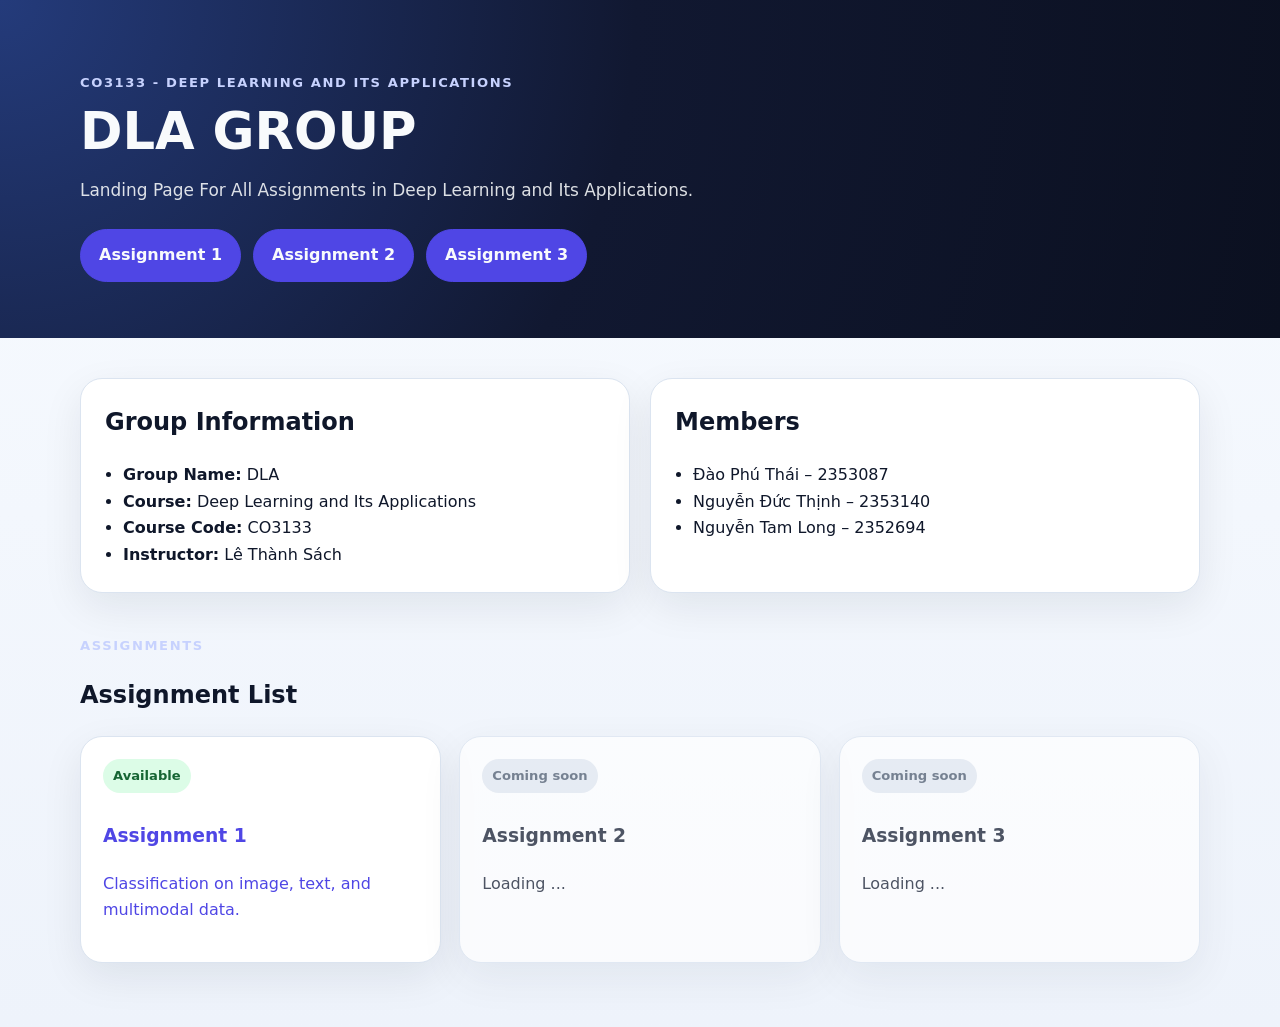
<file: index.html>
<!DOCTYPE html>
<html lang="vi">
<head>
  <meta charset="UTF-8" />
  <meta name="viewport" content="width=device-width, initial-scale=1.0" />
  <title>DLA Landing Page | Deep Learning and Its Applications Course</title>
  <link rel="stylesheet" href="styles/style.css" />
</head>
<body>
  <header class="hero">
    <div class="container">
      <p class="eyebrow">CO3133 - Deep Learning and Its Applications</p>
      <h1>DLA GROUP</h1>
      <p class="hero-text">
        Landing Page For All Assignments in Deep Learning and Its Applications.
      </p>
      <div class="hero-actions">
        <a class="btn primary" href="assignment1/assignment1.html">Assignment 1</a>
        <a class="btn primary" href="assignment2/assignment2.html">Assignment 2</a>
        <a class="btn primary" href="assignment3/assignment3.html">Assignment 3</a>
      </div>
    </div>
  </header>

  <main class="container section-gap">
    <section class="grid-2">
      <article class="card">
        <h2>Group Information</h2>
        <ul class="clean-list">
          <li><strong>Group Name:</strong> DLA</li>
          <li><strong>Course:</strong> Deep Learning and Its Applications</li>
          <li><strong>Course Code:</strong> CO3133</li>
          <li><strong>Instructor:</strong> Lê Thành Sách</li>
        </ul>
      </article>

      <article class="card">
        <h2>Members</h2>
        <ul class="clean-list">
          <li>Đào Phú Thái – 2353087</li>
          <li>Nguyễn Đức Thịnh – 2353140</li>
          <li>Nguyễn Tam Long – 2352694</li>
        </ul>
      </article>
    </section>

    <section>
      <div class="section-heading">
        <p class="eyebrow">Assignments</p>
        <h2>Assignment List</h2>
      </div>

      <div class="assignment-grid">
        <a class="assignment-card" href="assignment1/assignment1.html">
          <span class="badge">Available</span>
          <h3>Assignment 1</h3>
          <p>Classification on image, text, and multimodal data.</p>
        </a>

        <div class="assignment-card muted">
          <span class="badge muted-badge">Coming soon</span>
          <h3>Assignment 2</h3>
          <p>Loading ...</p>
        </div>

        <div class="assignment-card muted">
          <span class="badge muted-badge">Coming soon</span>
          <h3>Assignment 3</h3>
          <p>Loading ...</p>
        </div>
      </div>
    </section>
  </main>
</body>
</html>
</file>
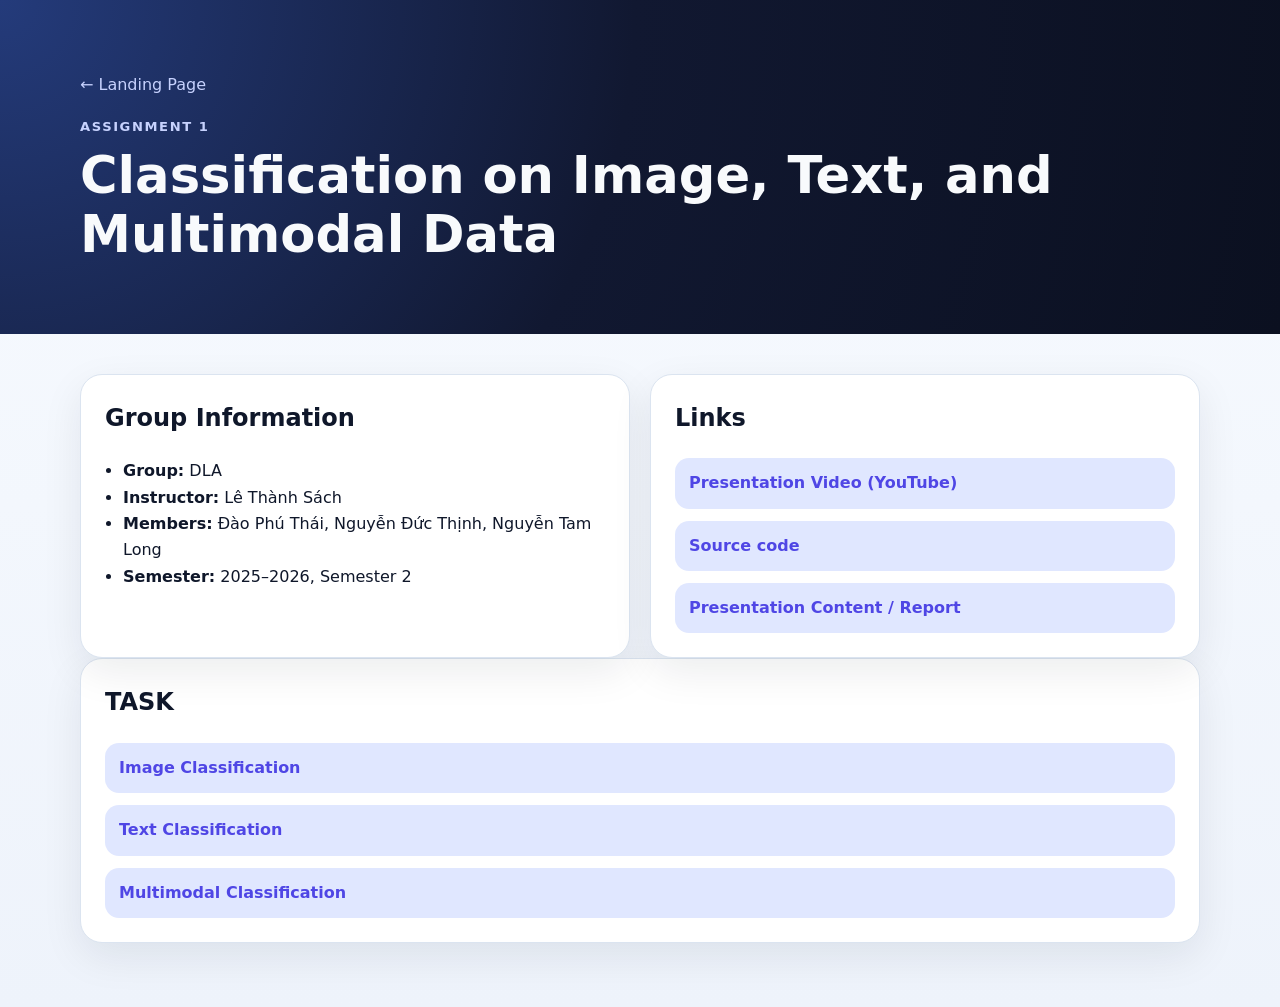
<file: assignment1/assignment1.html>
<!DOCTYPE html>
<html lang="vi">
<head>
  <meta charset="UTF-8" />
  <meta name="viewport" content="width=device-width, initial-scale=1.0" />
  <title>Assignment 1 | Deep Learning and Its Applications</title>
  <link rel="stylesheet" href="../styles/style.css" />
</head>
<body>
  <header class="sub-hero">
    <div class="container">
      <a class="back-link" href="../index.html">← Landing Page</a>
      <p class="eyebrow">Assignment 1</p>
      <h1>Classification on Image, Text, and Multimodal Data</h1>
    </div>
  </header>

  <main class="container section-gap">
    <section class="grid-2">
      <article class="card">
        <h2>Group Information</h2>
        <ul class="clean-list">
          <li><strong>Group:</strong> DLA</li>
          <li><strong>Instructor:</strong> Lê Thành Sách</li>
          <li><strong>Members:</strong> Đào Phú Thái, Nguyễn Đức Thịnh, Nguyễn Tam Long</li>
          <li><strong>Semester:</strong> 2025–2026, Semester 2</li>
        </ul>
      </article>

      <article class="card">
        <h2>Links</h2>
        <div class="link-list">
          <a class="resource-link" href="https://www.youtube.com/watch?v=np1UxM5eCQY">Presentation Video (YouTube)</a>
          <a class="resource-link" href="https://github.com/long89kev/DLA-Assignment-1">Source code</a>
          <a class="resource-link" href="https://drive.google.com/drive/folders/1IJfkZ_9guVQa7GfdoeUd3HOI56cHMexI?usp=sharing">Presentation Content / Report</a>
        </div>
      </article>
    </section>

    <nav class="toc card">
      <h2>TASK</h2>
        <div class="link-list">
          <a class="resource-link" href="image/image_classification.html">Image Classification</a>
          <a class="resource-link" href="text/text_classification.html">Text Classification</a>
          <a class="resource-link" href="multimodal/multimodal_classification.html">Multimodal Classification</a>
        </div>
    </nav>
</file>
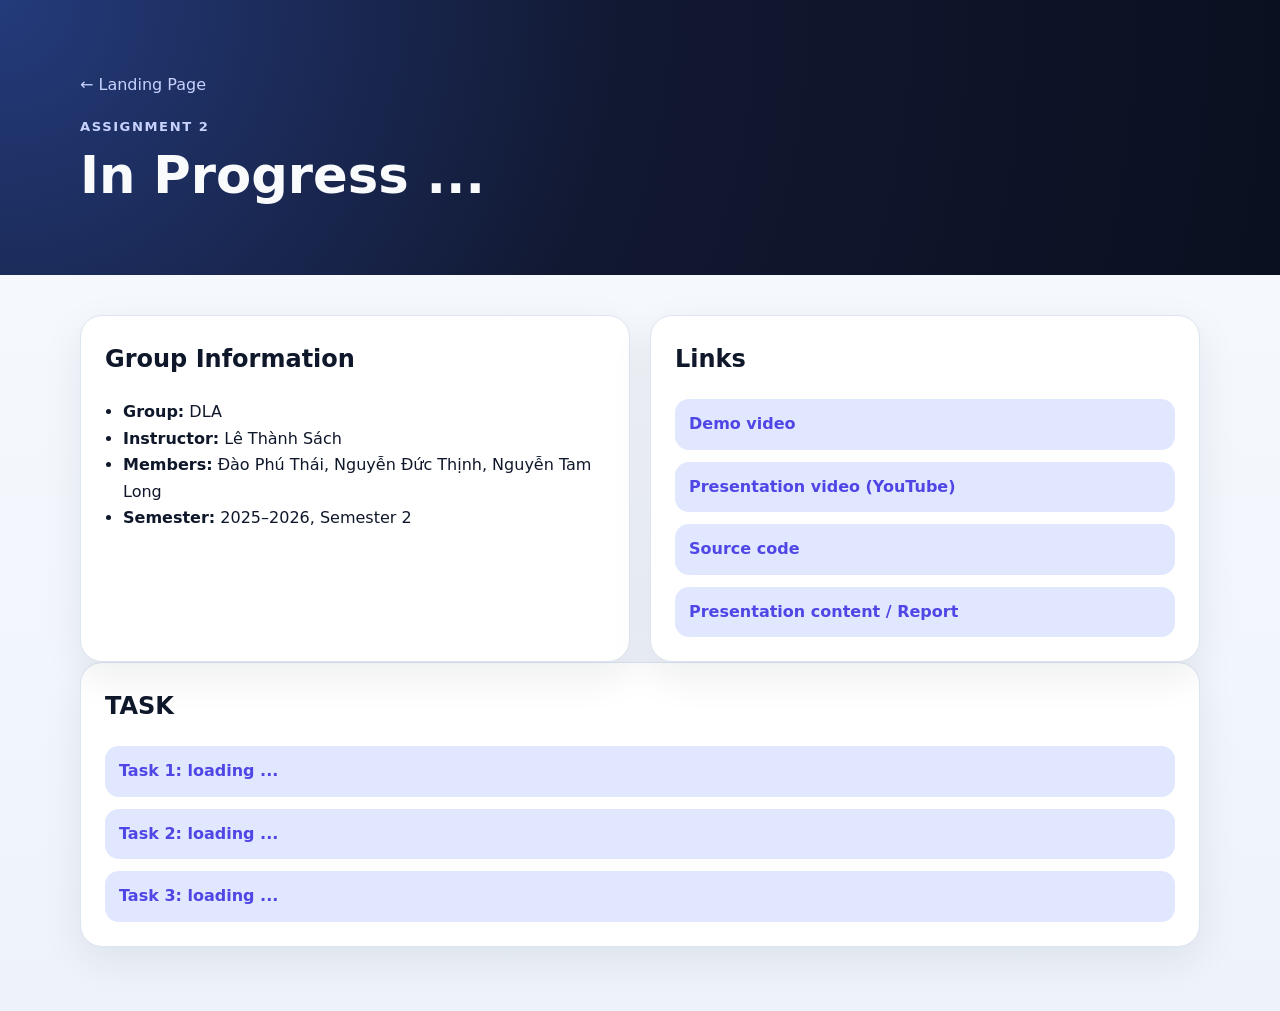
<file: assignment2/assignment2.html>
<!DOCTYPE html>
<html lang="vi">
<head>
  <meta charset="UTF-8" />
  <meta name="viewport" content="width=device-width, initial-scale=1.0" />
  <title>Assignment 2 | Deep Learning and Its Applications</title>
  <link rel="stylesheet" href="../styles/style.css" />
</head>
<body>
  <header class="sub-hero">
    <div class="container">
      <a class="back-link" href="../index.html">← Landing Page</a>
      <p class="eyebrow">Assignment 2</p>
      <h1>In Progress ...</h1>
    </div>
  </header>

  <main class="container section-gap">
    <section class="grid-2">
      <article class="card">
        <h2>Group Information</h2>
        <ul class="clean-list">
          <li><strong>Group:</strong> DLA</li>
          <li><strong>Instructor:</strong> Lê Thành Sách</li>
          <li><strong>Members:</strong> Đào Phú Thái, Nguyễn Đức Thịnh, Nguyễn Tam Long</li>
          <li><strong>Semester:</strong> 2025–2026, Semester 2</li>
        </ul>
      </article>

      <article class="card">
        <h2>Links</h2>
        <div class="link-list">
          <a class="resource-link" href="../index.html">Demo video</a>
          <a class="resource-link" href="../index.html">Presentation video (YouTube)</a>
          <a class="resource-link" href="../index.html">Source code</a>
          <a class="resource-link" href="../index.html">Presentation content / Report</a>
        </div>
      </article>
    </section>

    <nav class="toc card">
      <h2>TASK</h2>
        <div class="link-list">
          <a class="resource-link" href="../index.html">Task 1: loading ...</a>
          <a class="resource-link" href="../index.html">Task 2: loading ...</a>
          <a class="resource-link" href="../index.html">Task 3: loading ...</a>
        </div>
    </nav>
</file>
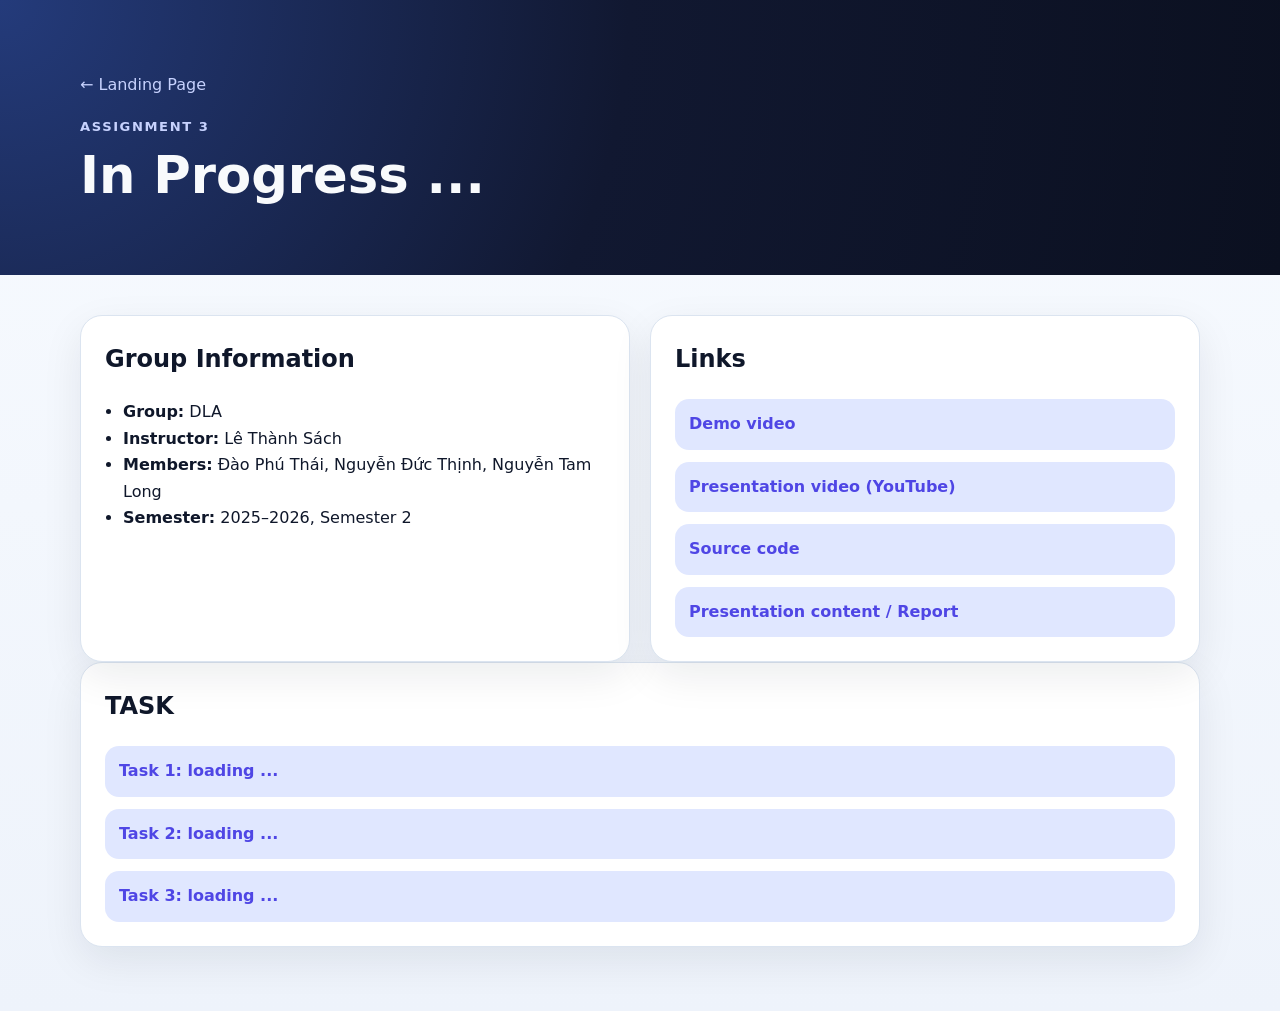
<file: assignment3/assignment3.html>
<!DOCTYPE html>
<html lang="vi">
<head>
  <meta charset="UTF-8" />
  <meta name="viewport" content="width=device-width, initial-scale=1.0" />
  <title>Assignment 3 | Deep Learning and Its Applications</title>
  <link rel="stylesheet" href="../styles/style.css" />
</head>
<body>
  <header class="sub-hero">
    <div class="container">
      <a class="back-link" href="../index.html">← Landing Page</a>
      <p class="eyebrow">Assignment 3</p>
      <h1>In Progress ...</h1>
    </div>
  </header>

  <main class="container section-gap">
    <section class="grid-2">
      <article class="card">
        <h2>Group Information</h2>
        <ul class="clean-list">
          <li><strong>Group:</strong> DLA</li>
          <li><strong>Instructor:</strong> Lê Thành Sách</li>
          <li><strong>Members:</strong> Đào Phú Thái, Nguyễn Đức Thịnh, Nguyễn Tam Long</li>
          <li><strong>Semester:</strong> 2025–2026, Semester 2</li>
        </ul>
      </article>

      <article class="card">
        <h2>Links</h2>
        <div class="link-list">
          <a class="resource-link" href="../index.html">Demo video</a>
          <a class="resource-link" href="../index.html">Presentation video (YouTube)</a>
          <a class="resource-link" href="../index.html">Source code</a>
          <a class="resource-link" href="../index.html">Presentation content / Report</a>
        </div>
      </article>
    </section>

    <nav class="toc card">
      <h2>TASK</h2>
        <div class="link-list">
          <a class="resource-link" href="../index.html">Task 1: loading ...</a>
          <a class="resource-link" href="../index.html">Task 2: loading ...</a>
          <a class="resource-link" href="../index.html">Task 3: loading ...</a>
        </div>
    </nav>
</file>
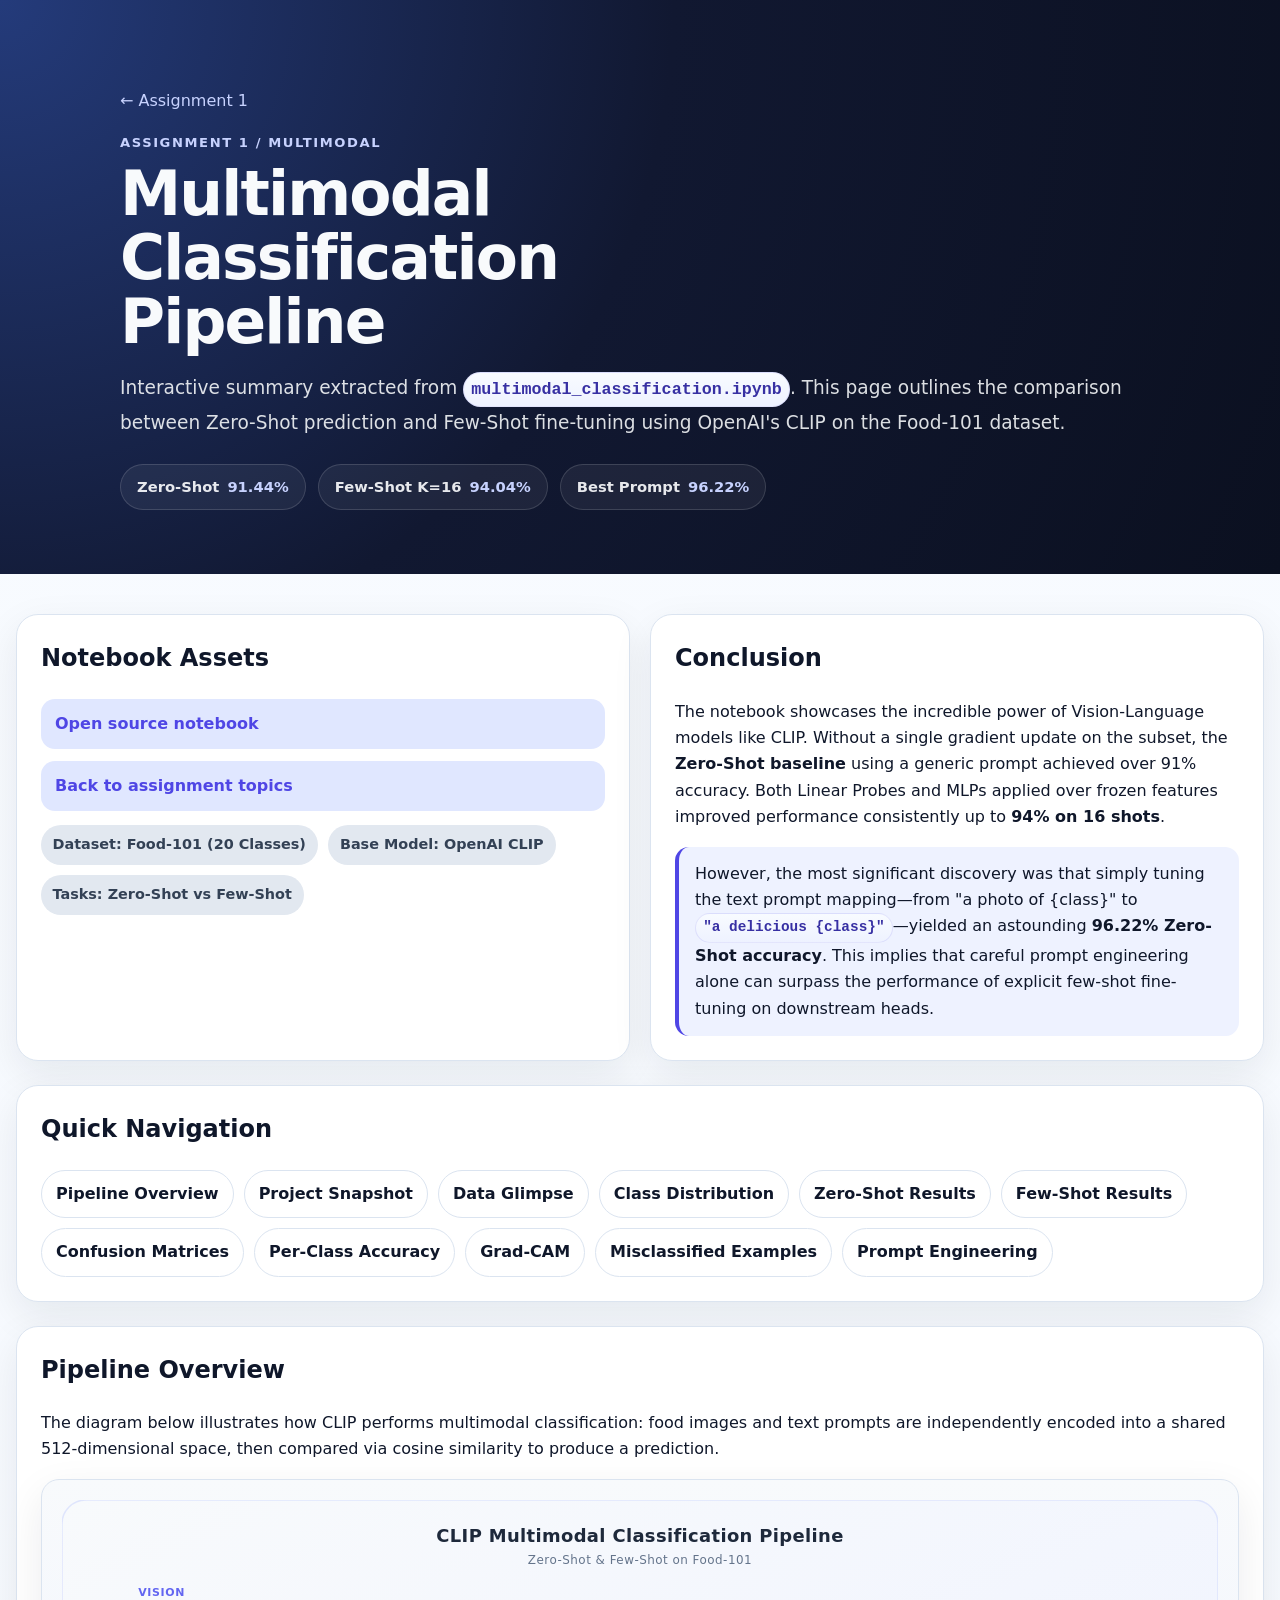
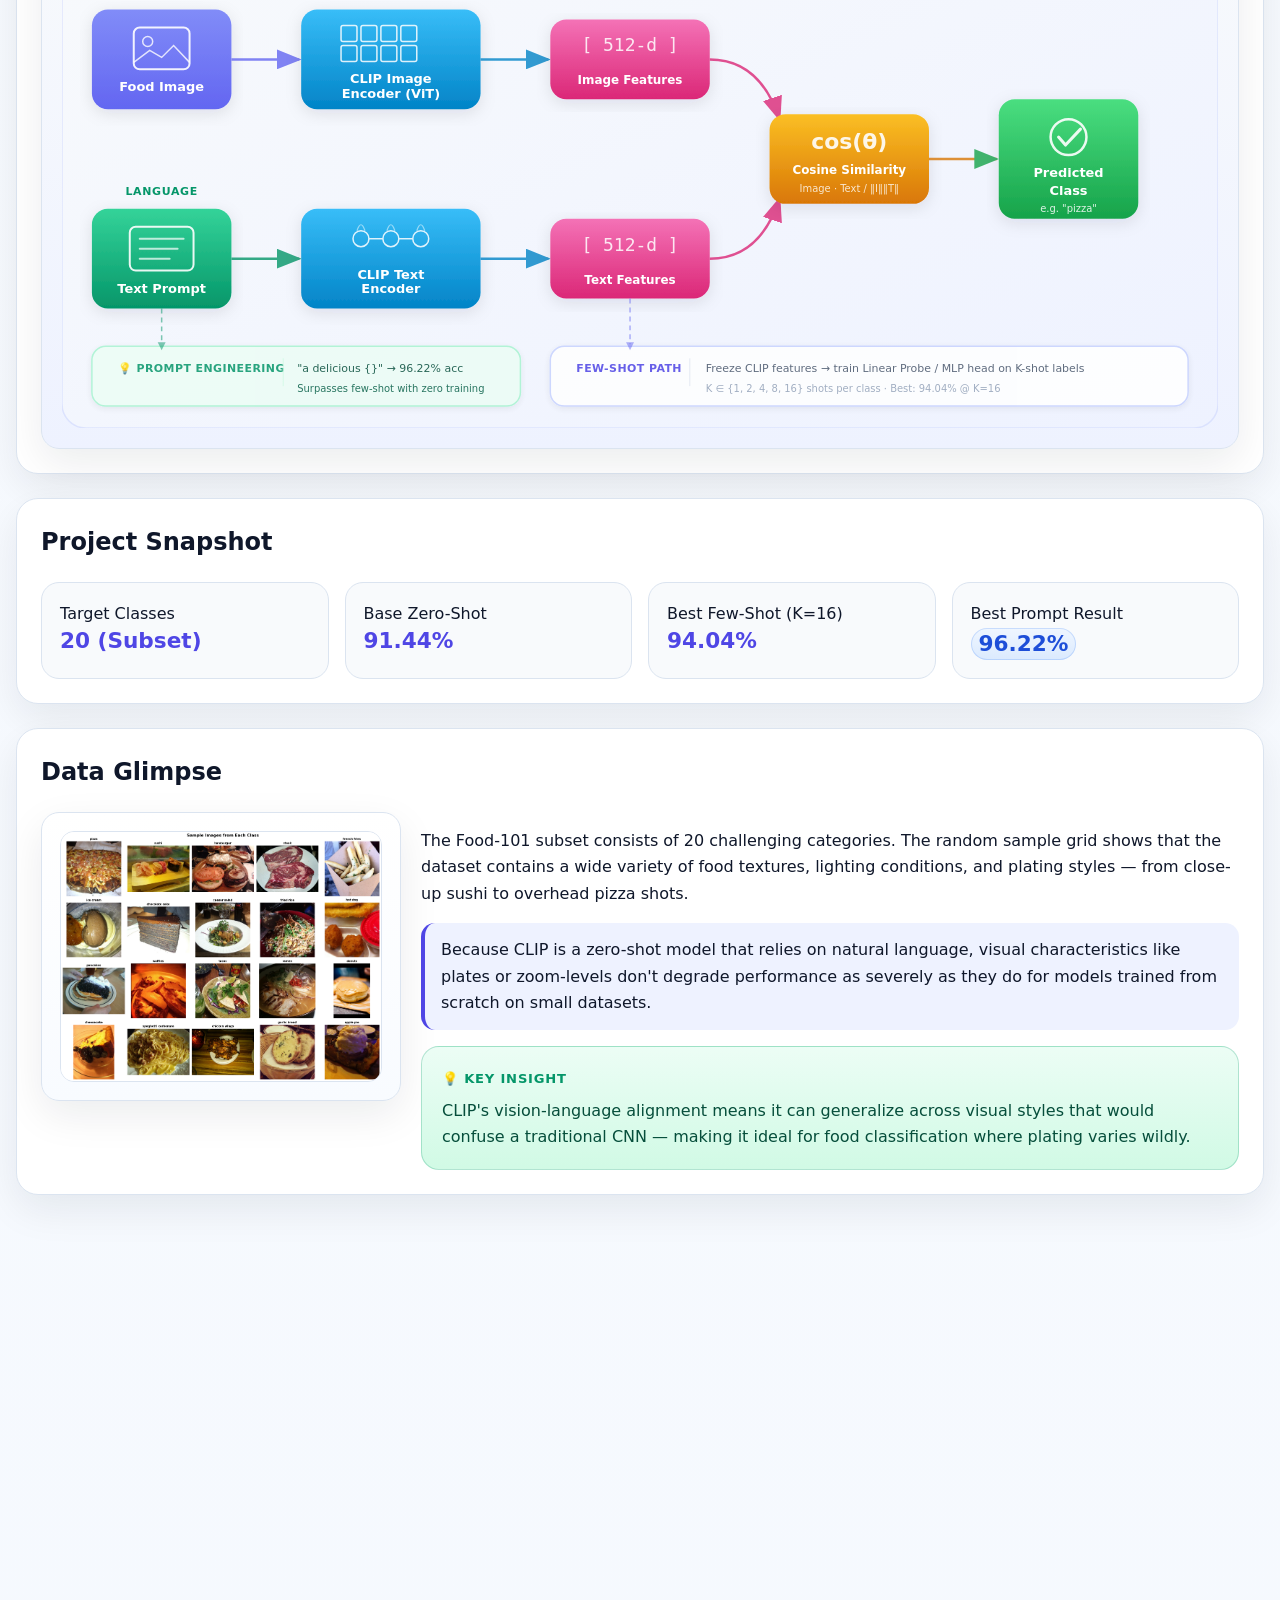
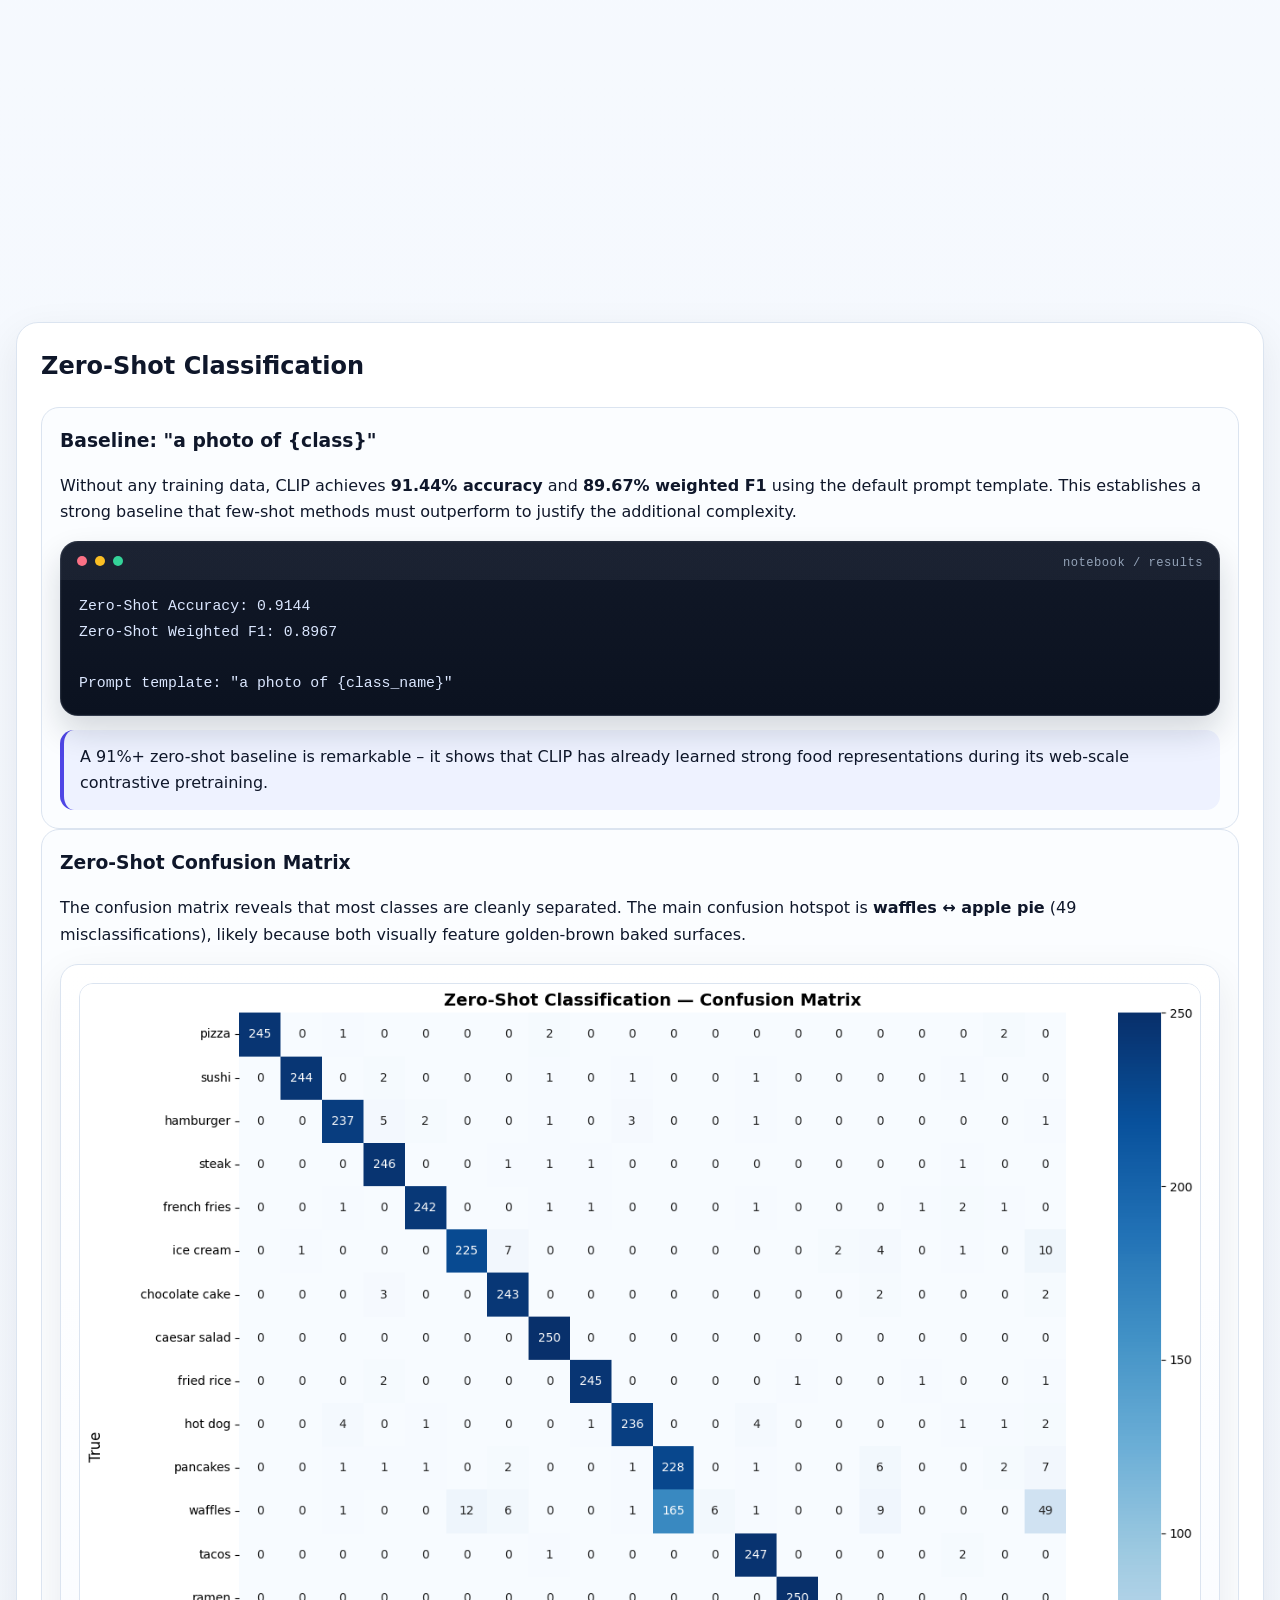
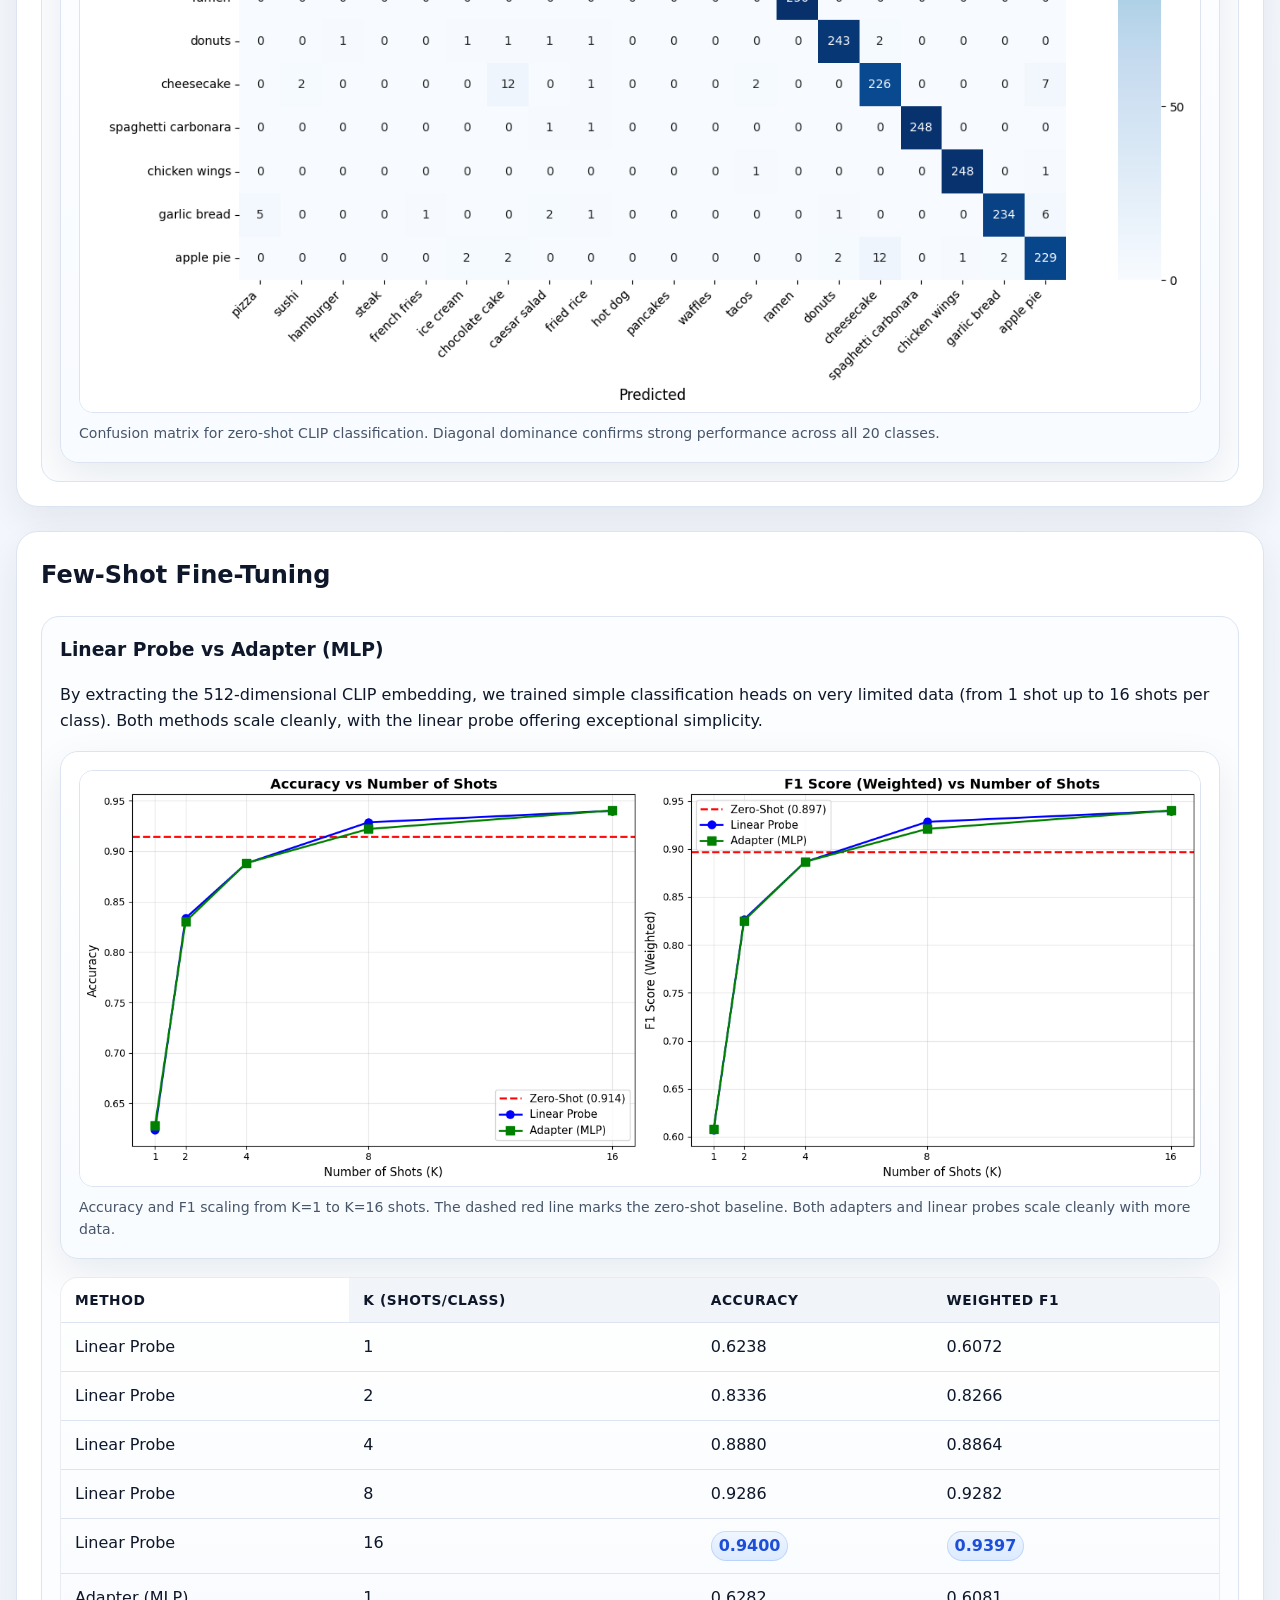
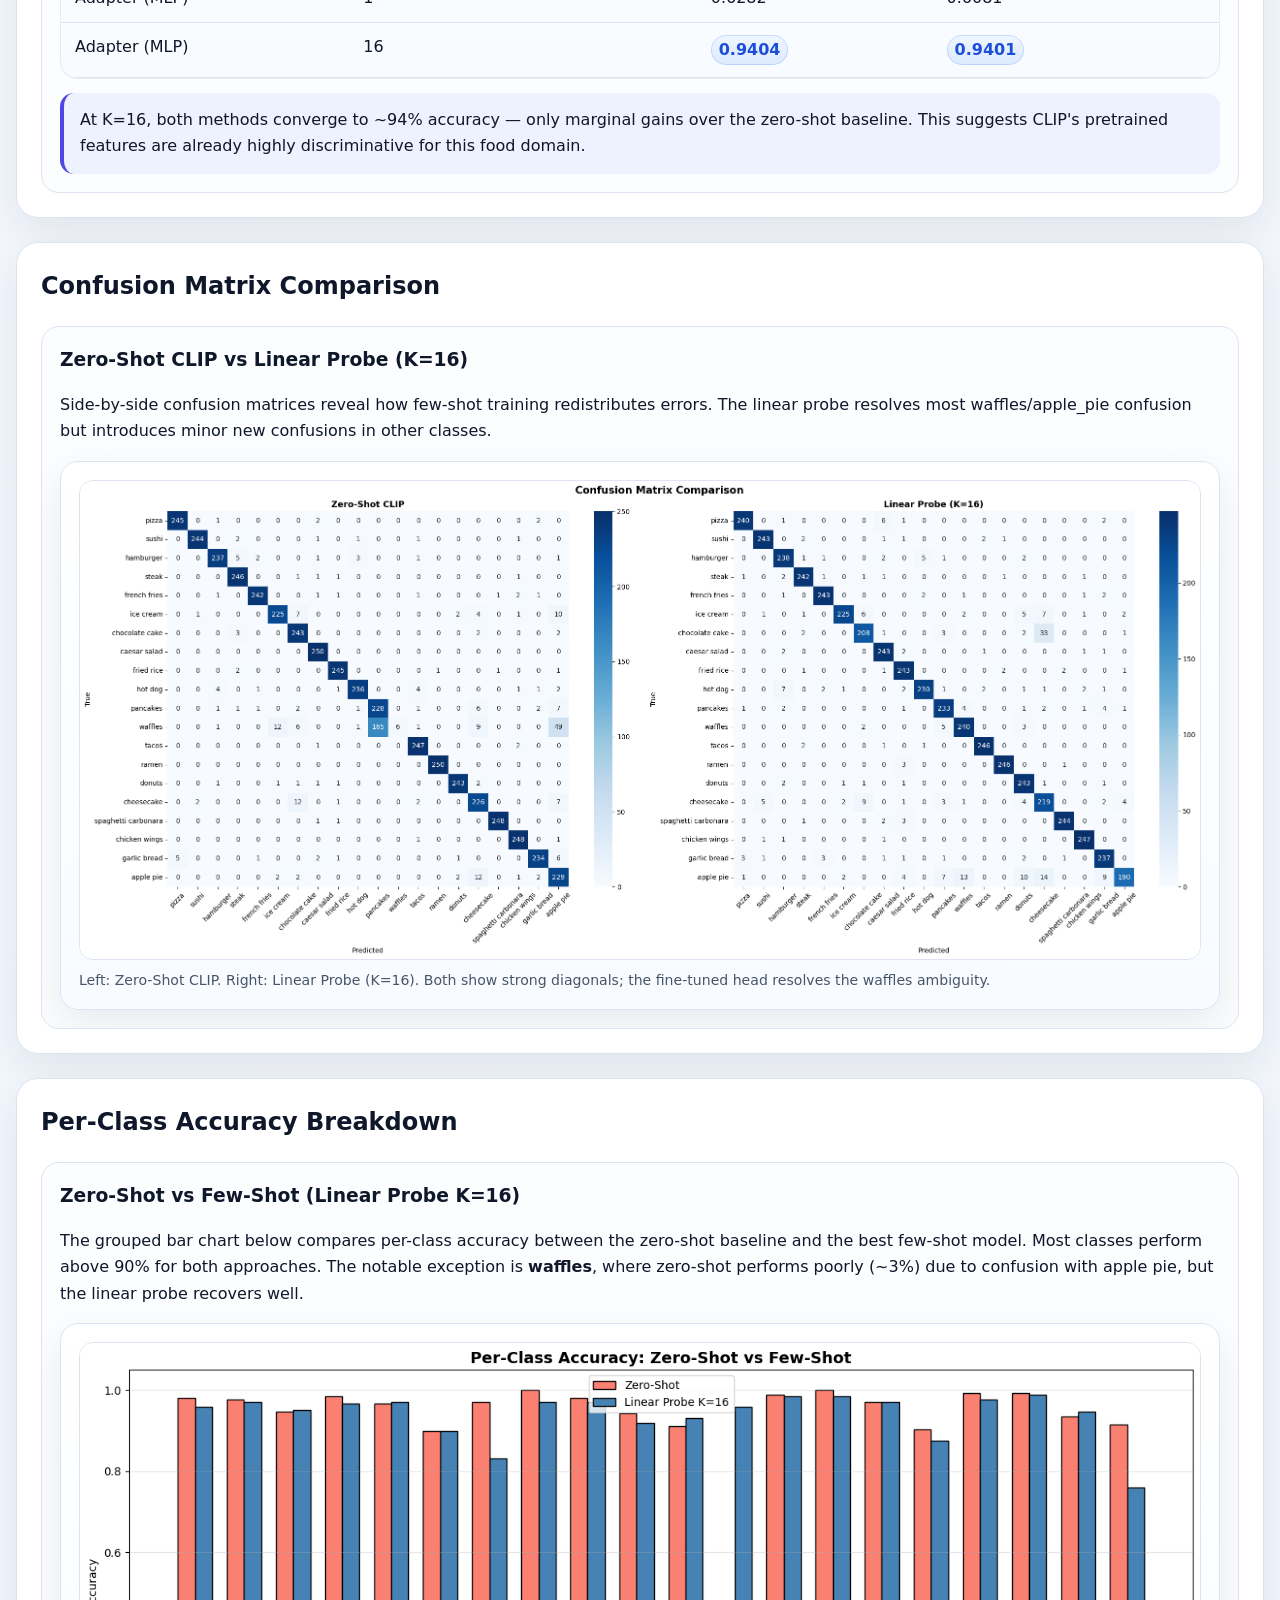
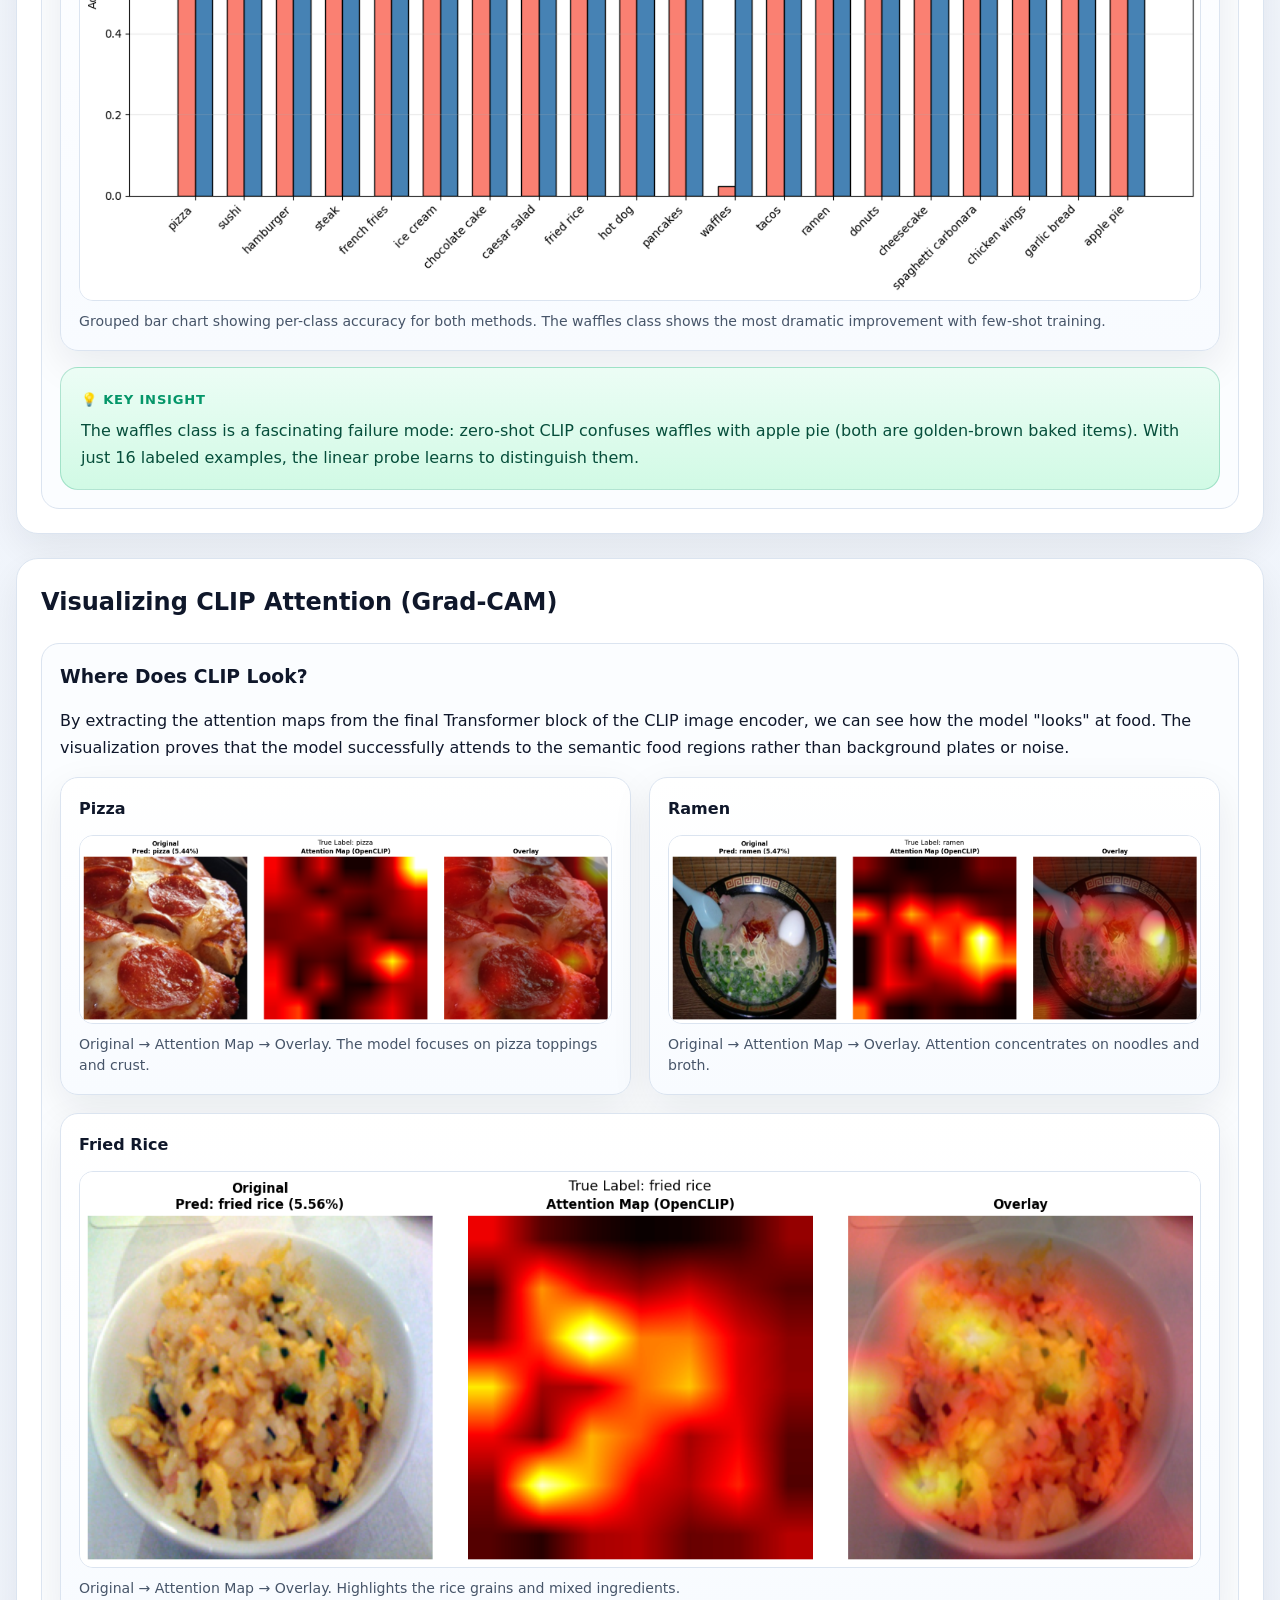
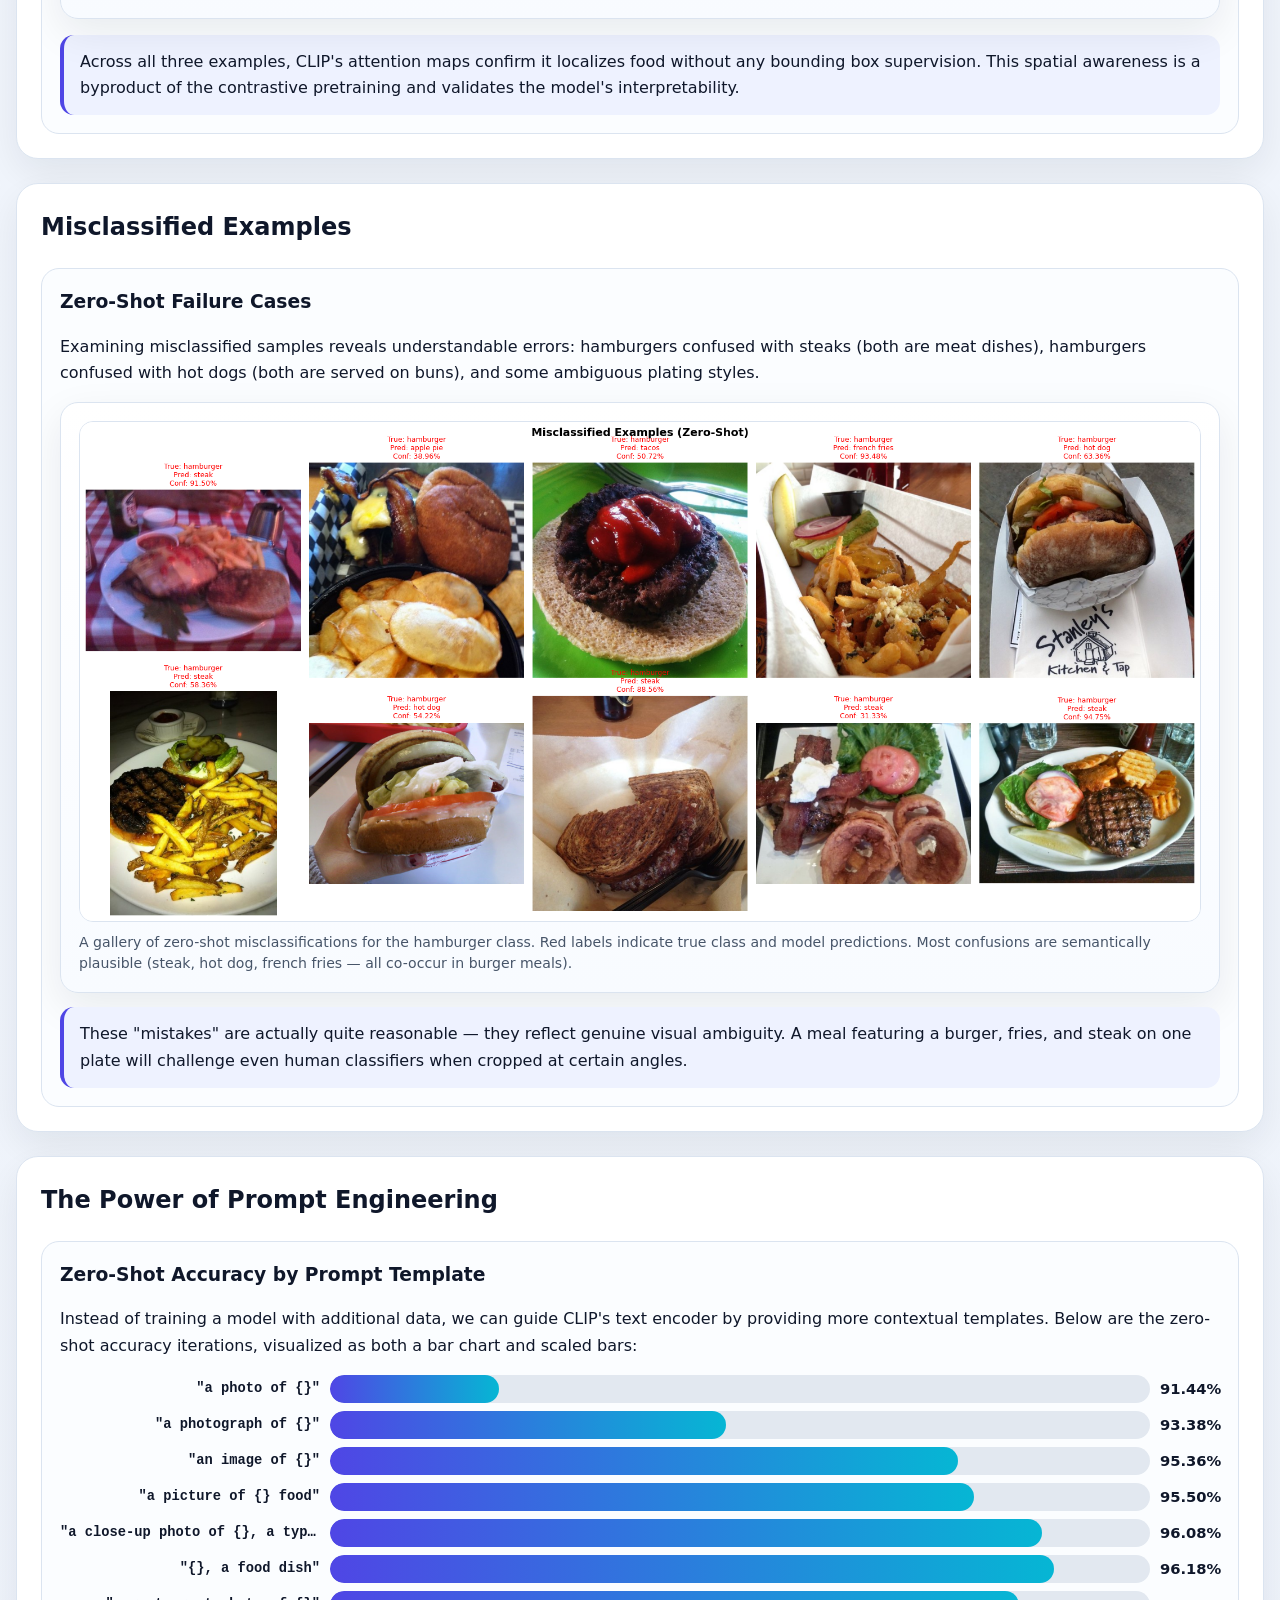
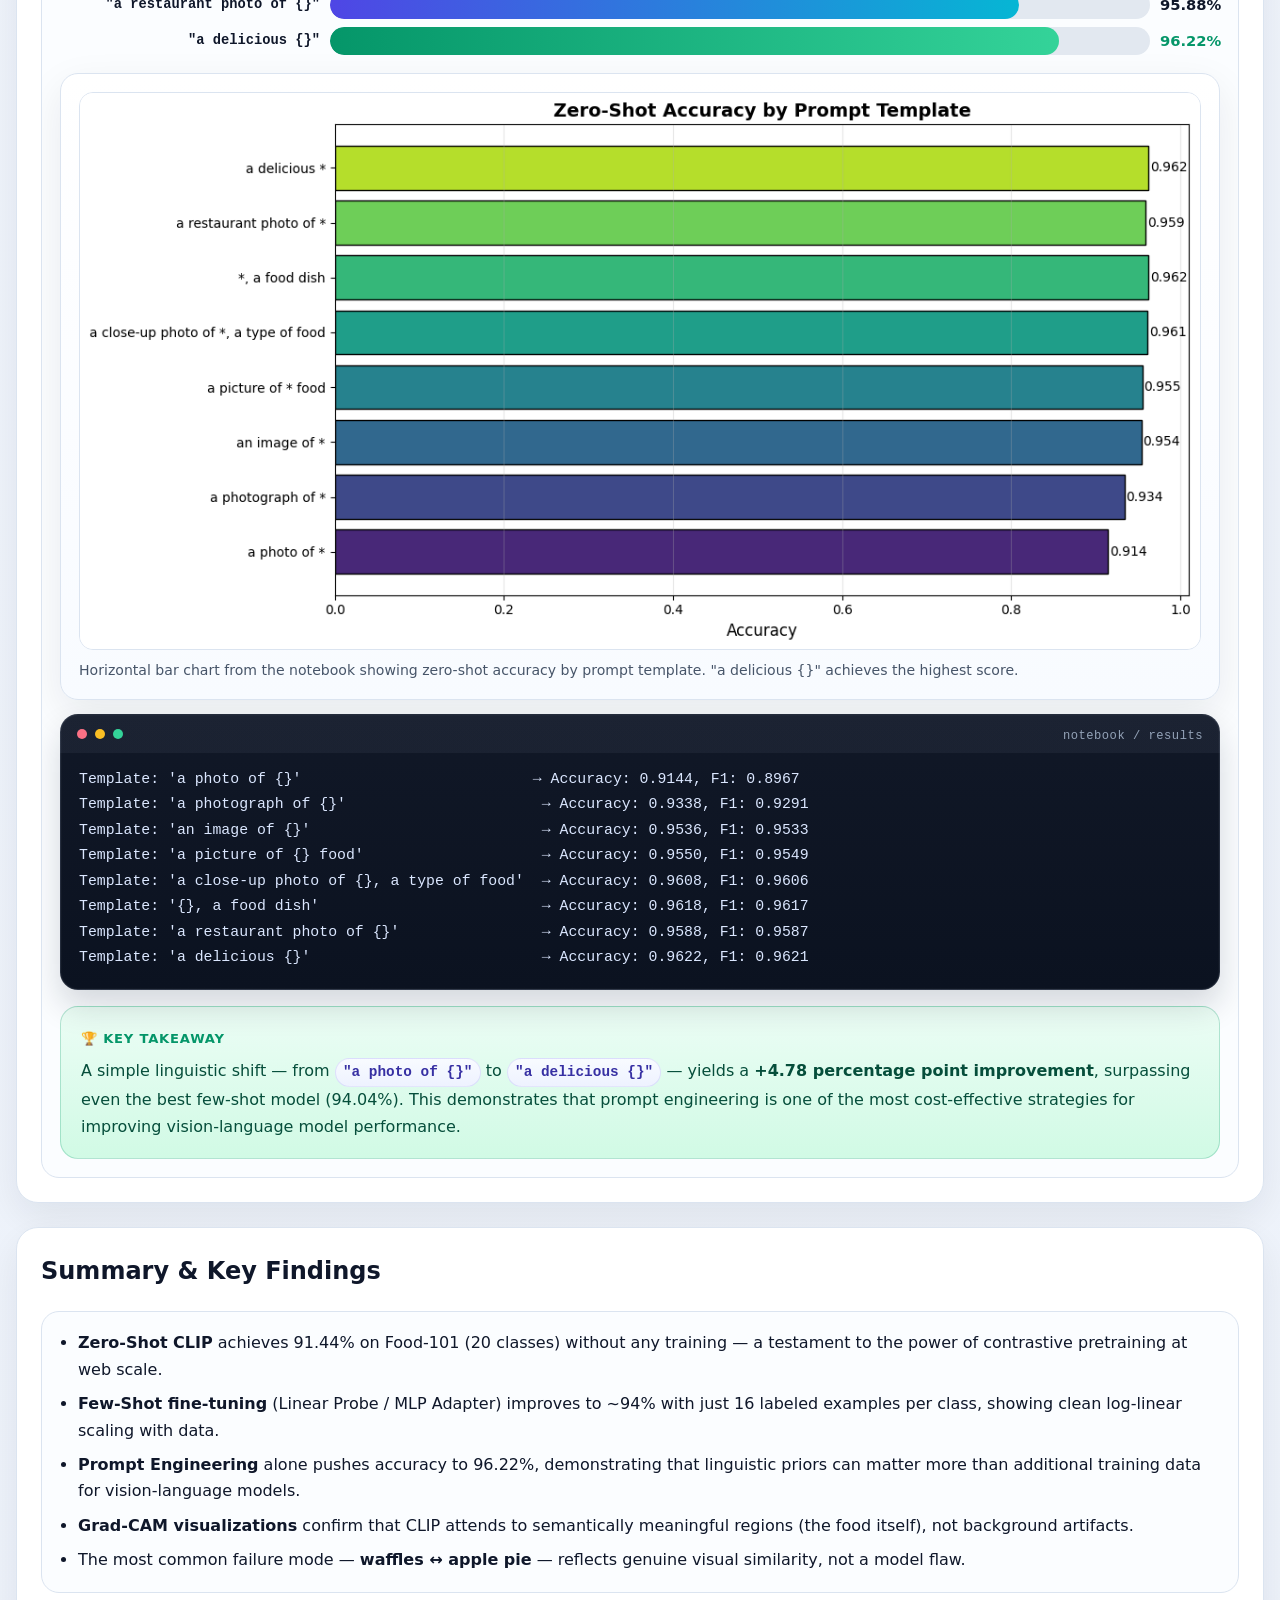
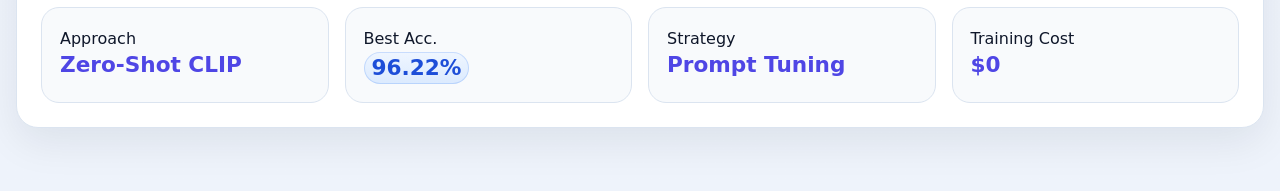
<file: assignment1/multimodal/multimodal_classification.html>
<!DOCTYPE html>
<html lang="en">
<head>
  <meta charset="UTF-8" />
  <meta name="viewport" content="width=device-width, initial-scale=1.0" />
  <meta name="description" content="Multimodal Classification Pipeline using OpenAI CLIP on Food-101 – Zero-Shot vs Few-Shot comparison with interactive results." />
  <title>Multimodal Classification Report | CLIP &amp; Food-101</title>
  <link rel="stylesheet" href="../../styles/style.css" />
  <style>
    :root {
      --code-bg: #0b1220;
      --code-surface: #111827;
      --code-border: rgba(148, 163, 184, 0.18);
      --code-text: #dbe7ff;
      --code-muted: #94a3b8;
      --code-accent: #7dd3fc;
    }

    /* ── Layout overrides ─────────────────────────── */
    .container {
      width: min(1280px, calc(100% - 32px));
    }

    .sub-hero {
      padding: clamp(56px, 8vw, 88px) 0 clamp(40px, 6vw, 64px);
    }

    .sub-hero .back-link,
    .sub-hero .eyebrow,
    .sub-hero h1,
    .sub-hero .hero-text {
      max-width: none;
    }

    .sub-hero h1 {
      width: min(100%, 15ch);
      margin-bottom: 16px;
      font-size: clamp(2.3rem, 4.8vw, 4.4rem);
      line-height: 1.04;
      letter-spacing: -0.03em;
    }

    .sub-hero .hero-text {
      width: min(100%, 92ch);
      font-size: clamp(1rem, 0.55vw + 0.95rem, 1.16rem);
      line-height: 1.75;
    }

    /* ── Entrance animations ──────────────────────── */
    @keyframes fadeUp {
      from { opacity: 0; transform: translateY(24px); }
      to   { opacity: 1; transform: translateY(0); }
    }

    @keyframes fadeIn {
      from { opacity: 0; }
      to   { opacity: 1; }
    }

    .animate-up {
      opacity: 0;
      animation: fadeUp 0.7s cubic-bezier(0.22, 1, 0.36, 1) forwards;
    }

    .delay-1 { animation-delay: 0.06s; }
    .delay-2 { animation-delay: 0.12s; }
    .delay-3 { animation-delay: 0.18s; }
    .delay-4 { animation-delay: 0.24s; }
    .delay-5 { animation-delay: 0.30s; }

    /* ── Hero stat chips ──────────────────────────── */
    .hero-stats {
      display: flex;
      flex-wrap: wrap;
      gap: 12px;
      margin-top: 24px;
    }

    .hero-stats .stat-chip {
      display: inline-flex;
      align-items: center;
      gap: 8px;
      padding: 10px 16px;
      border-radius: 999px;
      border: 1px solid rgba(255, 255, 255, 0.14);
      background: rgba(255, 255, 255, 0.06);
      backdrop-filter: blur(12px);
      color: rgba(248, 250, 252, 0.92);
      font-size: 0.92rem;
      font-weight: 600;
      transition: background 0.2s ease, border-color 0.2s ease;
    }

    .hero-stats .stat-chip:hover {
      background: rgba(255, 255, 255, 0.12);
      border-color: rgba(255, 255, 255, 0.28);
    }

    .hero-stats .stat-chip .val {
      color: #c7d2fe;
      font-weight: 800;
    }

    /* ── Section nav chips (quick-jump) ───────────── */
    .section-nav {
      display: flex;
      flex-wrap: wrap;
      gap: 10px;
    }

    .nav-chip {
      display: inline-flex;
      align-items: center;
      padding: 10px 14px;
      border-radius: 999px;
      border: 1px solid var(--border);
      background: #fff;
      color: var(--text);
      font-weight: 600;
      text-decoration: none;
      transition: border-color 0.18s ease, background 0.18s ease, transform 0.18s ease;
    }

    .nav-chip:hover {
      text-decoration: none;
      border-color: #c7d2fe;
      background: #eef2ff;
      transform: translateY(-2px);
    }

    /* ── Code blocks ──────────────────────────────── */
    pre {
      margin: 14px 0 0;
      position: relative;
      padding: 52px 18px 18px;
      overflow-x: auto;
      border-radius: 18px;
      border: 1px solid var(--code-border);
      background:
        linear-gradient(180deg, rgba(148, 163, 184, 0.08) 0, rgba(148, 163, 184, 0.08) 38px, transparent 38px),
        linear-gradient(180deg, var(--code-surface) 0%, var(--code-bg) 100%);
      color: var(--code-text);
      font-size: clamp(0.84rem, 0.16vw + 0.8rem, 0.96rem);
      line-height: 1.72;
      box-shadow:
        inset 0 0 0 1px rgba(255, 255, 255, 0.02),
        0 16px 32px rgba(15, 23, 42, 0.16);
      scrollbar-color: rgba(125, 211, 252, 0.6) rgba(15, 23, 42, 0.3);
      scrollbar-width: thin;
    }

    pre::before {
      content: "";
      position: absolute;
      top: 14px;
      left: 16px;
      width: 10px;
      height: 10px;
      border-radius: 50%;
      background: #fb7185;
      box-shadow: 18px 0 0 #fbbf24, 36px 0 0 #34d399;
    }

    pre::after {
      content: "notebook / results";
      position: absolute;
      top: 11px;
      right: 16px;
      color: var(--code-muted);
      font-family: ui-monospace, "Cascadia Code", "SFMono-Regular", Menlo, Consolas, monospace;
      font-size: 0.76rem;
      letter-spacing: 0.04em;
      text-transform: lowercase;
    }

    code {
      font-family: ui-monospace, "Cascadia Code", "SFMono-Regular", Menlo, Consolas, monospace;
    }

    /* ── Table overrides ──────────────────────────── */
    .table-wrap {
      margin-top: 14px;
      border: 1px solid rgba(148, 163, 184, 0.18);
      border-radius: 18px;
      background: linear-gradient(180deg, #ffffff 0%, #f8fbff 100%);
      box-shadow: inset 0 1px 0 rgba(255, 255, 255, 0.8);
    }

    table {
      min-width: 560px;
      table-layout: auto;
    }

    th, td {
      white-space: normal;
      word-break: normal;
      overflow-wrap: anywhere;
      line-height: 1.5;
    }

    td:first-child,
    th:first-child {
      position: sticky;
      left: 0;
      background: inherit;
      z-index: 1;
    }

    thead th {
      position: sticky;
      top: 0;
      z-index: 1;
      background: #f1f5f9;
      font-size: 0.86rem;
      text-transform: uppercase;
      letter-spacing: 0.04em;
    }

    tbody tr {
      transition: background 0.14s ease;
    }

    tbody tr:hover td {
      background: #f8fbff;
    }

    .max-value {
      display: inline-flex;
      align-items: center;
      padding: 0.18rem 0.5rem;
      border-radius: 999px;
      background: linear-gradient(180deg, #eff6ff 0%, #dbeafe 100%);
      color: #1d4ed8;
      font-weight: 800;
      box-shadow: inset 0 0 0 1px rgba(59, 130, 246, 0.22);
    }

    /* ── Figure grid (2-col for charts) ───────────── */
    .figure-grid {
      display: grid;
      grid-template-columns: repeat(2, minmax(0, 1fr));
      gap: 18px;
    }

    .figure-grid .figure-card:last-child:nth-child(odd) {
      grid-column: 1 / -1;
    }

    .figure-card {
      margin: 0;
      padding: 18px;
      border: 1px solid var(--border);
      border-radius: 18px;
      background: linear-gradient(180deg, #ffffff 0%, #f8fbff 100%);
      box-shadow: var(--shadow);
      transition: transform 0.24s cubic-bezier(0.22, 1, 0.36, 1), box-shadow 0.24s ease;
    }

    .figure-card:hover {
      transform: translateY(-4px);
      box-shadow: 0 20px 48px rgba(15, 23, 42, 0.13);
    }

    .figure-card h4 {
      margin-top: 0;
      margin-bottom: 12px;
    }

    .figure-card img {
      display: block;
      width: 100%;
      max-width: 100%;
      margin: 0 auto;
      height: auto;
      border-radius: 14px;
      border: 1px solid var(--border);
      background: #fff;
    }

    .figure-card .caption {
      margin-top: 10px;
      font-size: 0.88rem;
      color: var(--text-soft);
      line-height: 1.5;
    }

    /* ── Prompt bar visualizer ────────────────────── */
    .prompt-bars {
      display: grid;
      gap: 8px;
      margin-top: 14px;
    }

    .prompt-bar {
      display: grid;
      grid-template-columns: 260px 1fr 60px;
      gap: 10px;
      align-items: center;
      font-size: 0.92rem;
    }

    .prompt-bar .label {
      font-family: ui-monospace, "Cascadia Code", "SFMono-Regular", Menlo, Consolas, monospace;
      font-size: 0.86rem;
      color: var(--text);
      font-weight: 600;
      text-align: right;
      white-space: nowrap;
      overflow: hidden;
      text-overflow: ellipsis;
    }

    .prompt-bar .bar-track {
      height: 28px;
      border-radius: 999px;
      background: #e2e8f0;
      overflow: hidden;
    }

    .prompt-bar .bar-fill {
      height: 100%;
      border-radius: 999px;
      background: linear-gradient(90deg, #4f46e5 0%, #06b6d4 100%);
      transition: width 1.2s cubic-bezier(0.22, 1, 0.36, 1);
      min-width: 0;
    }

    .prompt-bar .bar-fill.best {
      background: linear-gradient(90deg, #059669 0%, #34d399 100%);
    }

    .prompt-bar .acc {
      font-weight: 800;
      color: var(--text);
      font-size: 0.92rem;
    }

    /* ── Key insight callout ──────────────────────── */
    .insight-callout {
      margin-top: 16px;
      padding: 18px 20px;
      border-radius: 18px;
      border: 1px solid rgba(5, 150, 105, 0.25);
      background: linear-gradient(180deg, #ecfdf5 0%, #d1fae5 100%);
    }

    .insight-callout .callout-label {
      display: inline-flex;
      align-items: center;
      gap: 6px;
      margin-bottom: 8px;
      font-size: 0.82rem;
      font-weight: 800;
      text-transform: uppercase;
      letter-spacing: 0.06em;
      color: #059669;
    }

    .insight-callout p {
      margin: 0;
      color: #064e3b;
    }

    /* ── Fullsize text overrides ──────────────────── */
    .card > p,
    .sub-block > p,
    .analysis-box p,
    .plain-list li {
      max-width: none;
    }

    /* ── Responsive ───────────────────────────────── */
    @media (max-width: 1120px) {
      .container {
        width: min(1180px, calc(100% - 24px));
      }
    }

    @media (max-width: 920px) {
      .figure-grid {
        grid-template-columns: 1fr;
      }

      .figure-grid .figure-card:last-child:nth-child(odd) {
        grid-column: auto;
      }

      .prompt-bar {
        grid-template-columns: 1fr;
        gap: 4px;
      }

      .prompt-bar .label {
        text-align: left;
      }

      .data-layout {
        grid-template-columns: 1fr !important;
      }
    }

    @media (max-width: 720px) {
      .container {
        width: calc(100% - 18px);
      }

      .hero-content {
        text-align: center;
        margin-inline: auto;
      }

      .sub-hero .back-link {
        display: inline-flex;
        justify-content: center;
        margin-inline: auto;
      }

      .sub-hero h1 {
        width: 100%;
        font-size: clamp(2rem, 9vw, 2.8rem);
        line-height: 1.1;
      }

      .sub-hero .hero-text {
        width: 100%;
        line-height: 1.68;
        margin-inline: auto;
      }

      .sub-hero .eyebrow {
        justify-content: center;
      }

      .hero-stats {
        justify-content: center;
      }

      .nav-chip {
        width: 100%;
        justify-content: center;
      }

      pre {
        padding: 48px 14px 16px;
        border-radius: 16px;
        font-size: 0.84rem;
      }

      pre::after {
        right: 12px;
        font-size: 0.72rem;
      }

      th, td {
        padding: 10px 12px;
        font-size: 0.92rem;
      }
    }

    @media (max-width: 520px) {
      .hero-text {
        font-size: 0.98rem;
      }

      table {
        min-width: 520px;
      }
    }
  </style>
</head>
<body>
  <!-- ═══════════════════ HERO ═══════════════════ -->
  <header class="sub-hero">
    <div class="hero-shell">
      <div class="hero-content">
        <a class="back-link animate-up" href="../assignment1.html">← Assignment 1</a>
        <p class="eyebrow animate-up delay-1">Assignment 1 / Multimodal</p>
        <h1 class="animate-up delay-2">Multimodal Classification Pipeline</h1>
        <p class="hero-text animate-up delay-3">
          Interactive summary extracted from
          <span class="inline-code">multimodal_classification.ipynb</span>.
          This page outlines the comparison between Zero-Shot prediction and Few-Shot fine-tuning using OpenAI's CLIP on the Food-101 dataset.
        </p>
        <div class="hero-stats animate-up delay-4">
          <span class="stat-chip">Zero-Shot <span class="val">91.44%</span></span>
          <span class="stat-chip">Few-Shot K=16 <span class="val">94.04%</span></span>
          <span class="stat-chip">Best Prompt <span class="val">96.22%</span></span>
        </div>
      </div>
    </div>
  </header>

  <!-- ═══════════════════ MAIN ═══════════════════ -->
  <main class="container section-gap page-stack">

    <!-- ── Notebook Assets + Conclusion ─────────── -->
    <section class="grid-2 animate-up delay-4">
      <article class="card" id="assets">
        <h2>Notebook Assets</h2>
        <div class="quick-links">
          <a class="resource-link" href="https://l.facebook.com/l.php?u=https%3A%2F%2Fcolab.research.google.com%2Fdrive%2F1Nn2iRv8MYlLW2lU0j20dqSffB3rHm0QO%3Fusp%3Dsharing%26fbclid%3DIwZXh0bgNhZW0CMTAAYnJpZBExUnJFOVo5MTREdGwwU3gxN3NydGMGYXBwX2lkEDIyMjAzOTE3ODgyMDA4OTIAAR6W-u5ucpkygYcSnTTF_uQljFY5paBqPEIqGR2Fh-xL745L4NyxZWE_q9zOGQ_aem_RoEvbxeKKYLoKZQw0VZg3A&h=AT7Zff8HhdsBuhvmfAQ7DV6-e6YtgiU6CA1SDf7Lvra0BUzOI2I82syavXNYsVW5L-l9337_d21h09YuMozFDNt0cOURXRg8KeFgp9JkFl5oTAQlnylARwyzsu3_lOLmRgCiLzWHCeHUG2c">Open source notebook</a>
          <a class="resource-link" href="../assignment1.html">Back to assignment topics</a>
        </div>
        <div class="badge-row">
          <span class="soft-badge">Dataset: Food-101 (20 Classes)</span>
          <span class="soft-badge">Base Model: OpenAI CLIP</span>
          <span class="soft-badge">Tasks: Zero-Shot vs Few-Shot</span>
        </div>
      </article>

      <article class="card" id="conclusion">
        <h2>Conclusion</h2>
        <p>
          The notebook showcases the incredible power of Vision-Language models like CLIP.
          Without a single gradient update on the subset, the <strong>Zero-Shot baseline</strong> using a generic prompt achieved over 91% accuracy.
          Both Linear Probes and MLPs applied over frozen features improved performance consistently up to <strong>94% on 16 shots</strong>.
        </p>
        <div class="analysis-box" style="margin-top: 14px;">
          <p>
            However, the most significant discovery was that simply tuning the text prompt mapping—from "a photo of {class}" to <span class="inline-code">"a delicious {class}"</span>—yielded an astounding <strong>96.22% Zero-Shot accuracy</strong>. This implies that careful prompt engineering alone can surpass the performance of explicit few-shot fine-tuning on downstream heads.
          </p>
        </div>
      </article>
    </section>

    <!-- ── Quick Navigation ────────────────────── -->
    <section class="card animate-up delay-5" id="nav-section">
      <h2>Quick Navigation</h2>
      <div class="section-nav">
        <a class="nav-chip" href="#pipeline">Pipeline Overview</a>
        <a class="nav-chip" href="#snapshot">Project Snapshot</a>
        <a class="nav-chip" href="#data-glimpse">Data Glimpse</a>
        <a class="nav-chip" href="#class-distribution">Class Distribution</a>
        <a class="nav-chip" href="#zero-shot">Zero-Shot Results</a>
        <a class="nav-chip" href="#few-shot">Few-Shot Results</a>
        <a class="nav-chip" href="#confusion">Confusion Matrices</a>
        <a class="nav-chip" href="#per-class">Per-Class Accuracy</a>
        <a class="nav-chip" href="#gradcam">Grad-CAM</a>
        <a class="nav-chip" href="#misclassified">Misclassified Examples</a>
        <a class="nav-chip" href="#prompt-eng">Prompt Engineering</a>
      </div>
    </section>

    <!-- ── Pipeline Overview ────────────────────── -->
    <section class="card" id="pipeline">
      <h2>Pipeline Overview</h2>
      <p style="margin-bottom: 16px;">The diagram below illustrates how CLIP performs multimodal classification: food images and text prompts are independently encoded into a shared 512-dimensional space, then compared via cosine similarity to produce a prediction.</p>
      <figure class="figure-card" style="margin: 0; padding: 20px; background: linear-gradient(180deg, #f8fafc 0%, #eef2ff 100%);">
        <img src="./assets/pipeline.svg" alt="CLIP Multimodal Classification Pipeline Diagram" style="width: 100%; height: auto; border: none; background: transparent;" />
      </figure>
    </section>

    <!-- ── Project Snapshot ────────────────────── -->
    <section class="card" id="snapshot">
      <h2>Project Snapshot</h2>
      <div class="overview-grid">
        <div class="overview-item">
          <p>Target Classes</p>
          <p class="overview-value">20 (Subset)</p>
        </div>
        <div class="overview-item">
          <p>Base Zero-Shot</p>
          <p class="overview-value">91.44%</p>
        </div>
        <div class="overview-item">
          <p>Best Few-Shot (K=16)</p>
          <p class="overview-value">94.04%</p>
        </div>
        <div class="overview-item">
          <p>Best Prompt Result</p>
          <p class="overview-value"><span class="max-value">96.22%</span></p>
        </div>
      </div>
    </section>

    <!-- ── Data Glimpse ────────────────────────── -->
    <section class="card" id="data-glimpse">
      <h2>Data Glimpse</h2>
      <div class="data-layout" style="display: grid; grid-template-columns: 360px 1fr; gap: 20px; align-items: flex-start;">
        <figure class="figure-card" style="margin: 0;">
          <img src="./assets/img_1.png" alt="Food-101 sample images from each class" />
        </figure>
        <div>
          <p>The Food-101 subset consists of 20 challenging categories. The random sample grid shows that the dataset contains a wide variety of food textures, lighting conditions, and plating styles — from close-up sushi to overhead pizza shots.</p>
          <div class="analysis-box" style="margin-top: 14px;">
            <p>Because CLIP is a zero-shot model that relies on natural language, visual characteristics like plates or zoom-levels don't degrade performance as severely as they do for models trained from scratch on small datasets.</p>
          </div>
          <div class="insight-callout">
            <div class="callout-label">💡 Key Insight</div>
            <p>CLIP's vision-language alignment means it can generalize across visual styles that would confuse a traditional CNN — making it ideal for food classification where plating varies wildly.</p>
          </div>
        </div>
      </div>
    </section>

    <!-- ── Class Distribution ──────────────────── -->
    <section class="card" id="class-distribution">
      <h2>Class Distribution</h2>
      <div class="pipeline-stack">
        <div class="sub-block">
          <h3>Train &amp; Test Set Balance</h3>
          <p>
            The Food-101 subset is remarkably balanced, with each of the 20 classes containing approximately 750 training samples and 250 test samples. This balance ensures that accuracy alone is a meaningful metric (though we also report weighted F1 for completeness).
          </p>
          <figure class="figure-card" style="margin-top: 14px;">
            <img src="./assets/img_0.png" alt="Train and Test Set Class Distribution" />
            <p class="caption">Horizontal bar chart showing near-uniform class distribution across both train and test splits.</p>
          </figure>
        </div>
      </div>
    </section>

    <!-- ── Zero-Shot Results ───────────────────── -->
    <section class="card" id="zero-shot">
      <h2>Zero-Shot Classification</h2>
      <div class="pipeline-stack">
        <div class="sub-block">
          <h3>Baseline: "a photo of {class}"</h3>
          <p>
            Without any training data, CLIP achieves <strong>91.44% accuracy</strong> and <strong>89.67% weighted F1</strong> using the default prompt template. This establishes a strong baseline that few-shot methods must outperform to justify the additional complexity.
          </p>
          <pre><code>Zero-Shot Accuracy: 0.9144
Zero-Shot Weighted F1: 0.8967

Prompt template: "a photo of {class_name}"</code></pre>
          <div class="analysis-box" style="margin-top: 14px;">
            <p>A 91%+ zero-shot baseline is remarkable – it shows that CLIP has already learned strong food representations during its web-scale contrastive pretraining.</p>
          </div>
        </div>

        <div class="sub-block">
          <h3>Zero-Shot Confusion Matrix</h3>
          <p>
            The confusion matrix reveals that most classes are cleanly separated. The main confusion hotspot is <strong>waffles ↔ apple pie</strong> (49 misclassifications), likely because both visually feature golden-brown baked surfaces.
          </p>
          <figure class="figure-card" style="margin-top: 14px;">
            <img src="./assets/img_3.png" alt="Zero-Shot Confusion Matrix" />
            <p class="caption">Confusion matrix for zero-shot CLIP classification. Diagonal dominance confirms strong performance across all 20 classes.</p>
          </figure>
        </div>
      </div>
    </section>

    <!-- ── Few-Shot Results ────────────────────── -->
    <section class="card" id="few-shot">
      <h2>Few-Shot Fine-Tuning</h2>
      <div class="pipeline-stack">
        <div class="sub-block">
          <h3>Linear Probe vs Adapter (MLP)</h3>
          <p>
            By extracting the 512-dimensional CLIP embedding, we trained simple classification heads on very limited data (from 1 shot up to 16 shots per class). Both methods scale cleanly, with the linear probe offering exceptional simplicity.
          </p>
          <figure class="figure-card" style="margin-top: 14px;">
            <img src="./assets/img_4.png" alt="Accuracy vs Number of Shots chart" />
            <p class="caption">Accuracy and F1 scaling from K=1 to K=16 shots. The dashed red line marks the zero-shot baseline. Both adapters and linear probes scale cleanly with more data.</p>
          </figure>

          <div class="table-wrap" style="margin-top: 18px;">
            <table>
              <thead>
                <tr>
                  <th>Method</th>
                  <th>K (Shots/Class)</th>
                  <th>Accuracy</th>
                  <th>Weighted F1</th>
                </tr>
              </thead>
              <tbody>
                <tr>
                  <td>Linear Probe</td>
                  <td>1</td>
                  <td>0.6238</td>
                  <td>0.6072</td>
                </tr>
                <tr>
                  <td>Linear Probe</td>
                  <td>2</td>
                  <td>0.8336</td>
                  <td>0.8266</td>
                </tr>
                <tr>
                  <td>Linear Probe</td>
                  <td>4</td>
                  <td>0.8880</td>
                  <td>0.8864</td>
                </tr>
                <tr>
                  <td>Linear Probe</td>
                  <td>8</td>
                  <td>0.9286</td>
                  <td>0.9282</td>
                </tr>
                <tr>
                  <td>Linear Probe</td>
                  <td>16</td>
                  <td><span class="max-value">0.9400</span></td>
                  <td><span class="max-value">0.9397</span></td>
                </tr>
                <tr>
                  <td>Adapter (MLP)</td>
                  <td>1</td>
                  <td>0.6282</td>
                  <td>0.6081</td>
                </tr>
                <tr>
                  <td>Adapter (MLP)</td>
                  <td>16</td>
                  <td><span class="max-value">0.9404</span></td>
                  <td><span class="max-value">0.9401</span></td>
                </tr>
              </tbody>
            </table>
          </div>

          <div class="analysis-box" style="margin-top: 14px;">
            <p>At K=16, both methods converge to ~94% accuracy — only marginal gains over the zero-shot baseline. This suggests CLIP's pretrained features are already highly discriminative for this food domain.</p>
          </div>
        </div>
      </div>
    </section>

    <!-- ── Confusion Matrices Comparison ────────── -->
    <section class="card" id="confusion">
      <h2>Confusion Matrix Comparison</h2>
      <div class="pipeline-stack">
        <div class="sub-block">
          <h3>Zero-Shot CLIP vs Linear Probe (K=16)</h3>
          <p>
            Side-by-side confusion matrices reveal how few-shot training redistributes errors. The linear probe resolves most waffles/apple_pie confusion but introduces minor new confusions in other classes.
          </p>
          <figure class="figure-card" style="margin-top: 14px;">
            <img src="./assets/img_5.png" alt="Confusion Matrix Comparison: Zero-Shot vs Linear Probe K=16" />
            <p class="caption">Left: Zero-Shot CLIP. Right: Linear Probe (K=16). Both show strong diagonals; the fine-tuned head resolves the waffles ambiguity.</p>
          </figure>
        </div>
      </div>
    </section>

    <!-- ── Per-Class Accuracy ──────────────────── -->
    <section class="card" id="per-class">
      <h2>Per-Class Accuracy Breakdown</h2>
      <div class="pipeline-stack">
        <div class="sub-block">
          <h3>Zero-Shot vs Few-Shot (Linear Probe K=16)</h3>
          <p>
            The grouped bar chart below compares per-class accuracy between the zero-shot baseline and the best few-shot model. Most classes perform above 90% for both approaches. The notable exception is <strong>waffles</strong>, where zero-shot performs poorly (~3%) due to confusion with apple pie, but the linear probe recovers well.
          </p>
          <figure class="figure-card" style="margin-top: 14px;">
            <img src="./assets/img_6.png" alt="Per-Class Accuracy: Zero-Shot vs Few-Shot" />
            <p class="caption">Grouped bar chart showing per-class accuracy for both methods. The waffles class shows the most dramatic improvement with few-shot training.</p>
          </figure>
          <div class="insight-callout">
            <div class="callout-label">💡 Key Insight</div>
            <p>The waffles class is a fascinating failure mode: zero-shot CLIP confuses waffles with apple pie (both are golden-brown baked items). With just 16 labeled examples, the linear probe learns to distinguish them.</p>
          </div>
        </div>
      </div>
    </section>

    <!-- ── Grad-CAM ────────────────────────────── -->
    <section class="card" id="gradcam">
      <h2>Visualizing CLIP Attention (Grad-CAM)</h2>
      <div class="pipeline-stack">
        <div class="sub-block">
          <h3>Where Does CLIP Look?</h3>
          <p>
            By extracting the attention maps from the final Transformer block of the CLIP image encoder, we can see how the model "looks" at food. The visualization proves that the model successfully attends to the semantic food regions rather than background plates or noise.
          </p>
          <div class="figure-grid" style="margin-top: 14px;">
            <figure class="figure-card">
              <h4>Pizza</h4>
              <img src="./assets/img_8.png" alt="Grad-CAM Attention Map: Pizza" />
              <p class="caption">Original → Attention Map → Overlay. The model focuses on pizza toppings and crust.</p>
            </figure>
            <figure class="figure-card">
              <h4>Ramen</h4>
              <img src="./assets/img_7.png" alt="Grad-CAM Attention Map: Ramen" />
              <p class="caption">Original → Attention Map → Overlay. Attention concentrates on noodles and broth.</p>
            </figure>
            <figure class="figure-card">
              <h4>Fried Rice</h4>
              <img src="./assets/img_9.png" alt="Grad-CAM Attention Map: Fried Rice" />
              <p class="caption">Original → Attention Map → Overlay. Highlights the rice grains and mixed ingredients.</p>
            </figure>
          </div>
          <div class="analysis-box" style="margin-top: 16px;">
            <p>Across all three examples, CLIP's attention maps confirm it localizes food without any bounding box supervision. This spatial awareness is a byproduct of the contrastive pretraining and validates the model's interpretability.</p>
          </div>
        </div>
      </div>
    </section>

    <!-- ── Misclassified Examples ───────────────── -->
    <section class="card" id="misclassified">
      <h2>Misclassified Examples</h2>
      <div class="pipeline-stack">
        <div class="sub-block">
          <h3>Zero-Shot Failure Cases</h3>
          <p>
            Examining misclassified samples reveals understandable errors: hamburgers confused with steaks (both are meat dishes), hamburgers confused with hot dogs (both are served on buns), and some ambiguous plating styles.
          </p>
          <figure class="figure-card" style="margin-top: 14px;">
            <img src="./assets/img_10.png" alt="Misclassified Examples from Zero-Shot Classification" />
            <p class="caption">A gallery of zero-shot misclassifications for the hamburger class. Red labels indicate true class and model predictions. Most confusions are semantically plausible (steak, hot dog, french fries — all co-occur in burger meals).</p>
          </figure>
          <div class="analysis-box" style="margin-top: 14px;">
            <p>These "mistakes" are actually quite reasonable — they reflect genuine visual ambiguity. A meal featuring a burger, fries, and steak on one plate will challenge even human classifiers when cropped at certain angles.</p>
          </div>
        </div>
      </div>
    </section>

    <!-- ── Prompt Engineering ───────────────────── -->
    <section class="card" id="prompt-eng">
      <h2>The Power of Prompt Engineering</h2>
      <div class="pipeline-stack">
        <div class="sub-block">
          <h3>Zero-Shot Accuracy by Prompt Template</h3>
          <p>
            Instead of training a model with additional data, we can guide CLIP's text encoder by providing more contextual templates. Below are the zero-shot accuracy iterations, visualized as both a bar chart and scaled bars:
          </p>

          <div class="prompt-bars">
            <div class="prompt-bar">
              <span class="label">"a photo of {}"</span>
              <div class="bar-track"><div class="bar-fill" style="width: 0%;" data-target="91.44"></div></div>
              <span class="acc">91.44%</span>
            </div>
            <div class="prompt-bar">
              <span class="label">"a photograph of {}"</span>
              <div class="bar-track"><div class="bar-fill" style="width: 0%;" data-target="93.38"></div></div>
              <span class="acc">93.38%</span>
            </div>
            <div class="prompt-bar">
              <span class="label">"an image of {}"</span>
              <div class="bar-track"><div class="bar-fill" style="width: 0%;" data-target="95.36"></div></div>
              <span class="acc">95.36%</span>
            </div>
            <div class="prompt-bar">
              <span class="label">"a picture of {} food"</span>
              <div class="bar-track"><div class="bar-fill" style="width: 0%;" data-target="95.50"></div></div>
              <span class="acc">95.50%</span>
            </div>
            <div class="prompt-bar">
              <span class="label">"a close-up photo of {}, a type of food"</span>
              <div class="bar-track"><div class="bar-fill" style="width: 0%;" data-target="96.08"></div></div>
              <span class="acc">96.08%</span>
            </div>
            <div class="prompt-bar">
              <span class="label">"{}, a food dish"</span>
              <div class="bar-track"><div class="bar-fill" style="width: 0%;" data-target="96.18"></div></div>
              <span class="acc">96.18%</span>
            </div>
            <div class="prompt-bar">
              <span class="label">"a restaurant photo of {}"</span>
              <div class="bar-track"><div class="bar-fill" style="width: 0%;" data-target="95.88"></div></div>
              <span class="acc">95.88%</span>
            </div>
            <div class="prompt-bar">
              <span class="label">"a delicious {}"</span>
              <div class="bar-track"><div class="bar-fill best" style="width: 0%;" data-target="96.22"></div></div>
              <span class="acc" style="color: #059669; font-weight: 900;">96.22%</span>
            </div>
          </div>

          <figure class="figure-card" style="margin-top: 18px;">
            <img src="./assets/img_11.png" alt="Prompt Engineering Zero-Shot Accuracy Chart" />
            <p class="caption">Horizontal bar chart from the notebook showing zero-shot accuracy by prompt template. "a delicious {}" achieves the highest score.</p>
          </figure>

          <pre style="margin-top: 14px;"><code>Template: 'a photo of {}'                          → Accuracy: 0.9144, F1: 0.8967
Template: 'a photograph of {}'                      → Accuracy: 0.9338, F1: 0.9291
Template: 'an image of {}'                          → Accuracy: 0.9536, F1: 0.9533
Template: 'a picture of {} food'                    → Accuracy: 0.9550, F1: 0.9549
Template: 'a close-up photo of {}, a type of food'  → Accuracy: 0.9608, F1: 0.9606
Template: '{}, a food dish'                         → Accuracy: 0.9618, F1: 0.9617
Template: 'a restaurant photo of {}'                → Accuracy: 0.9588, F1: 0.9587
Template: 'a delicious {}'                          → Accuracy: 0.9622, F1: 0.9621</code></pre>

          <div class="insight-callout" style="margin-top: 16px;">
            <div class="callout-label">🏆 Key Takeaway</div>
            <p>
              A simple linguistic shift — from <span class="inline-code">"a photo of {}"</span> to <span class="inline-code">"a delicious {}"</span> — yields a <strong>+4.78 percentage point improvement</strong>, surpassing even the best few-shot model (94.04%). This demonstrates that prompt engineering is one of the most cost-effective strategies for improving vision-language model performance.
            </p>
          </div>
        </div>
      </div>
    </section>

    <!-- ── Final Summary ───────────────────────── -->
    <section class="card">
      <h2>Summary &amp; Key Findings</h2>
      <div class="pipeline-stack">
        <div class="sub-block">
          <ul class="plain-list">
            <li><strong>Zero-Shot CLIP</strong> achieves 91.44% on Food-101 (20 classes) without any training — a testament to the power of contrastive pretraining at web scale.</li>
            <li><strong>Few-Shot fine-tuning</strong> (Linear Probe / MLP Adapter) improves to ~94% with just 16 labeled examples per class, showing clean log-linear scaling with data.</li>
            <li><strong>Prompt Engineering</strong> alone pushes accuracy to 96.22%, demonstrating that linguistic priors can matter more than additional training data for vision-language models.</li>
            <li><strong>Grad-CAM visualizations</strong> confirm that CLIP attends to semantically meaningful regions (the food itself), not background artifacts.</li>
            <li>The most common failure mode — <strong>waffles ↔ apple pie</strong> — reflects genuine visual similarity, not a model flaw.</li>
          </ul>
        </div>

        <div class="overview-grid" style="margin-top: 14px;">
          <div class="overview-item">
            <p>Approach</p>
            <p class="overview-value">Zero-Shot CLIP</p>
          </div>
          <div class="overview-item">
            <p>Best Acc.</p>
            <p class="overview-value"><span class="max-value">96.22%</span></p>
          </div>
          <div class="overview-item">
            <p>Strategy</p>
            <p class="overview-value">Prompt Tuning</p>
          </div>
          <div class="overview-item">
            <p>Training Cost</p>
            <p class="overview-value">$0</p>
          </div>
        </div>
      </div>
    </section>

  </main>

  <!-- ═══════════════════ SCRIPTS ═══════════════ -->
  <script>
    // ── Animate prompt bars on scroll ────────────
    function animatePromptBars() {
      const bars = document.querySelectorAll('.bar-fill');
      const minAcc = 90;
      const maxAcc = 97;
      const range = maxAcc - minAcc;

      const observer = new IntersectionObserver((entries) => {
        entries.forEach(entry => {
          if (entry.isIntersecting) {
            bars.forEach(bar => {
              const target = parseFloat(bar.dataset.target);
              const width = ((target - minAcc) / range) * 100;
              bar.style.width = Math.max(4, Math.min(100, width)) + '%';
            });
            observer.disconnect();
          }
        });
      }, { threshold: 0.3 });

      const section = document.getElementById('prompt-eng');
      if (section) observer.observe(section);
    }

    // ── Animate sections on scroll ──────────────
    function animateSections() {
      const cards = document.querySelectorAll('.card, .sub-block');
      const observer = new IntersectionObserver((entries) => {
        entries.forEach(entry => {
          if (entry.isIntersecting) {
            entry.target.style.opacity = '1';
            entry.target.style.transform = 'translateY(0)';
          }
        });
      }, { threshold: 0.08, rootMargin: '0px 0px -40px 0px' });

      cards.forEach(card => {
        if (!card.closest('.sub-hero')) {
          card.style.opacity = '0';
          card.style.transform = 'translateY(20px)';
          card.style.transition = 'opacity 0.6s cubic-bezier(0.22,1,0.36,1), transform 0.6s cubic-bezier(0.22,1,0.36,1)';
          observer.observe(card);
        }
      });
    }

    // ── Smooth scroll for nav chips ─────────────
    document.querySelectorAll('.nav-chip[href^="#"]').forEach(chip => {
      chip.addEventListener('click', e => {
        e.preventDefault();
        const target = document.querySelector(chip.getAttribute('href'));
        if (target) {
          target.scrollIntoView({ behavior: 'smooth', block: 'start' });
        }
      });
    });

    // Initialize
    animatePromptBars();
    animateSections();
  </script>
</body>
</html>
</file>
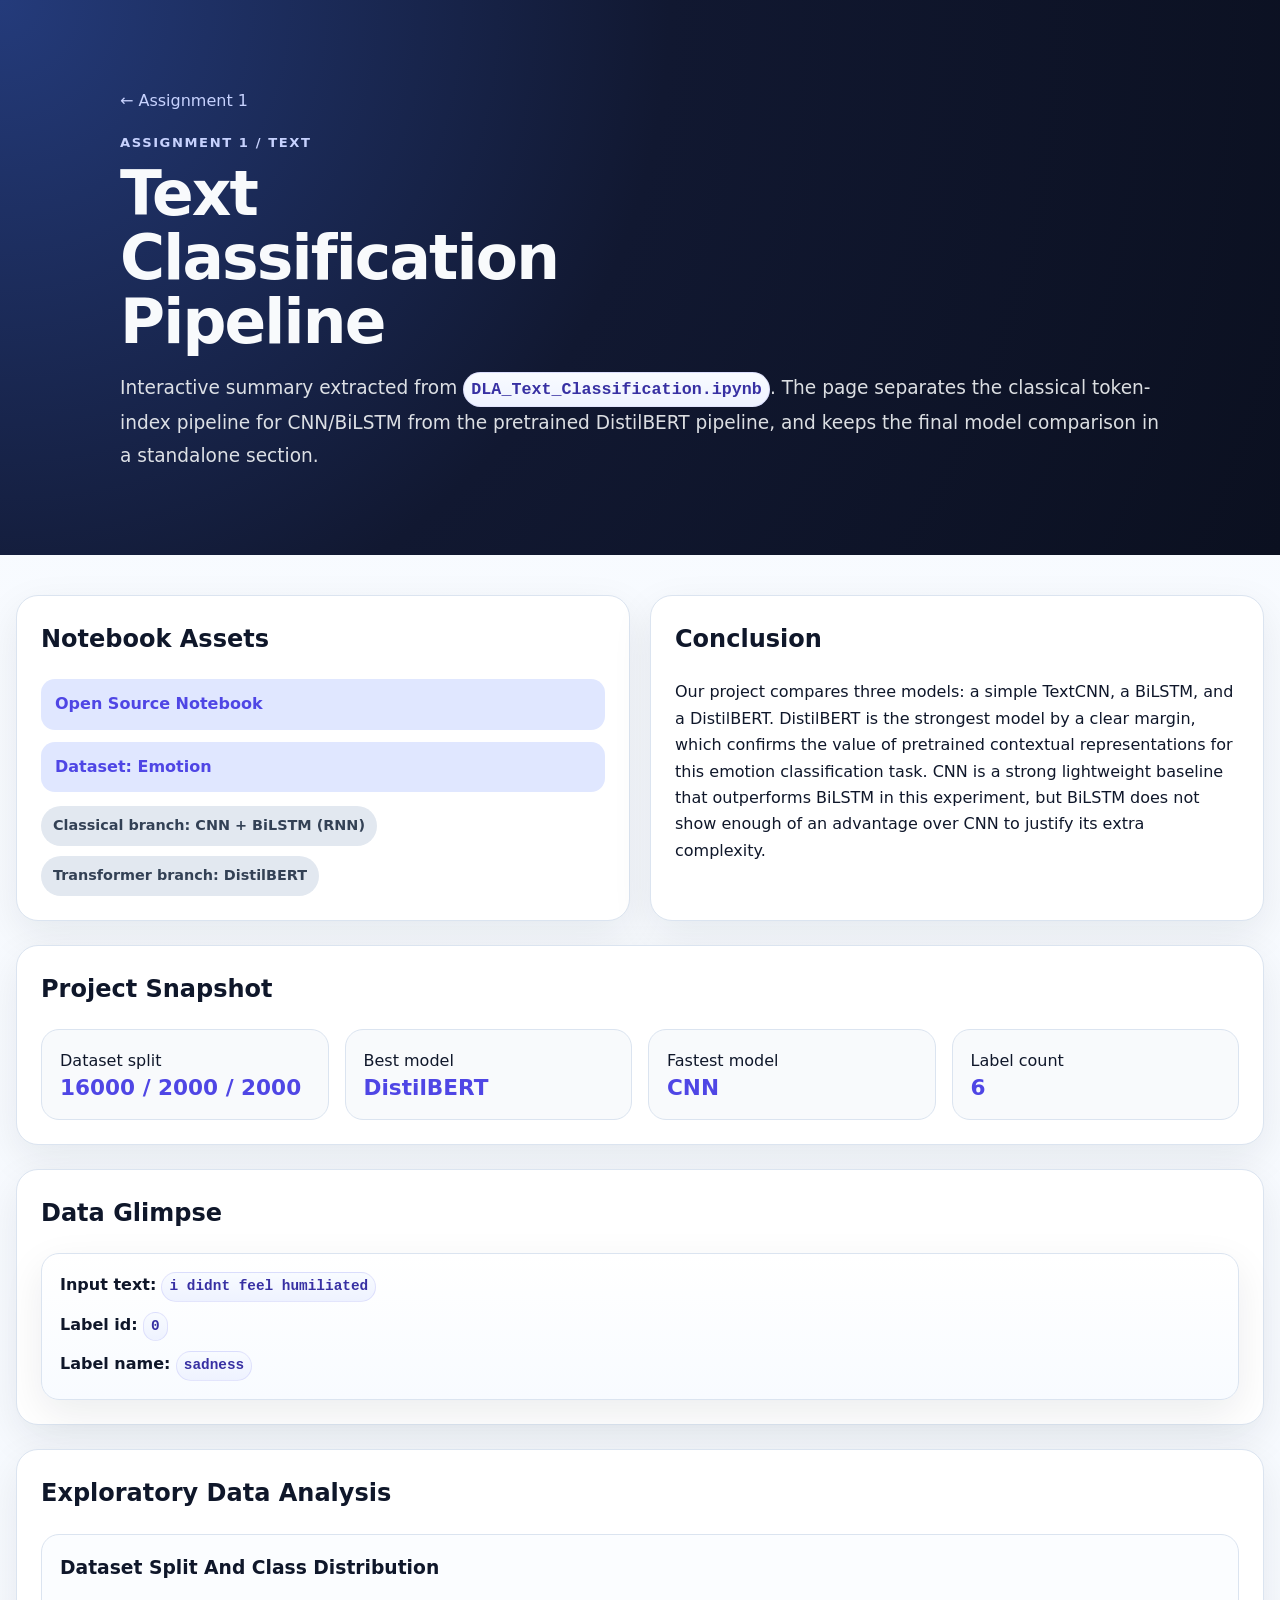
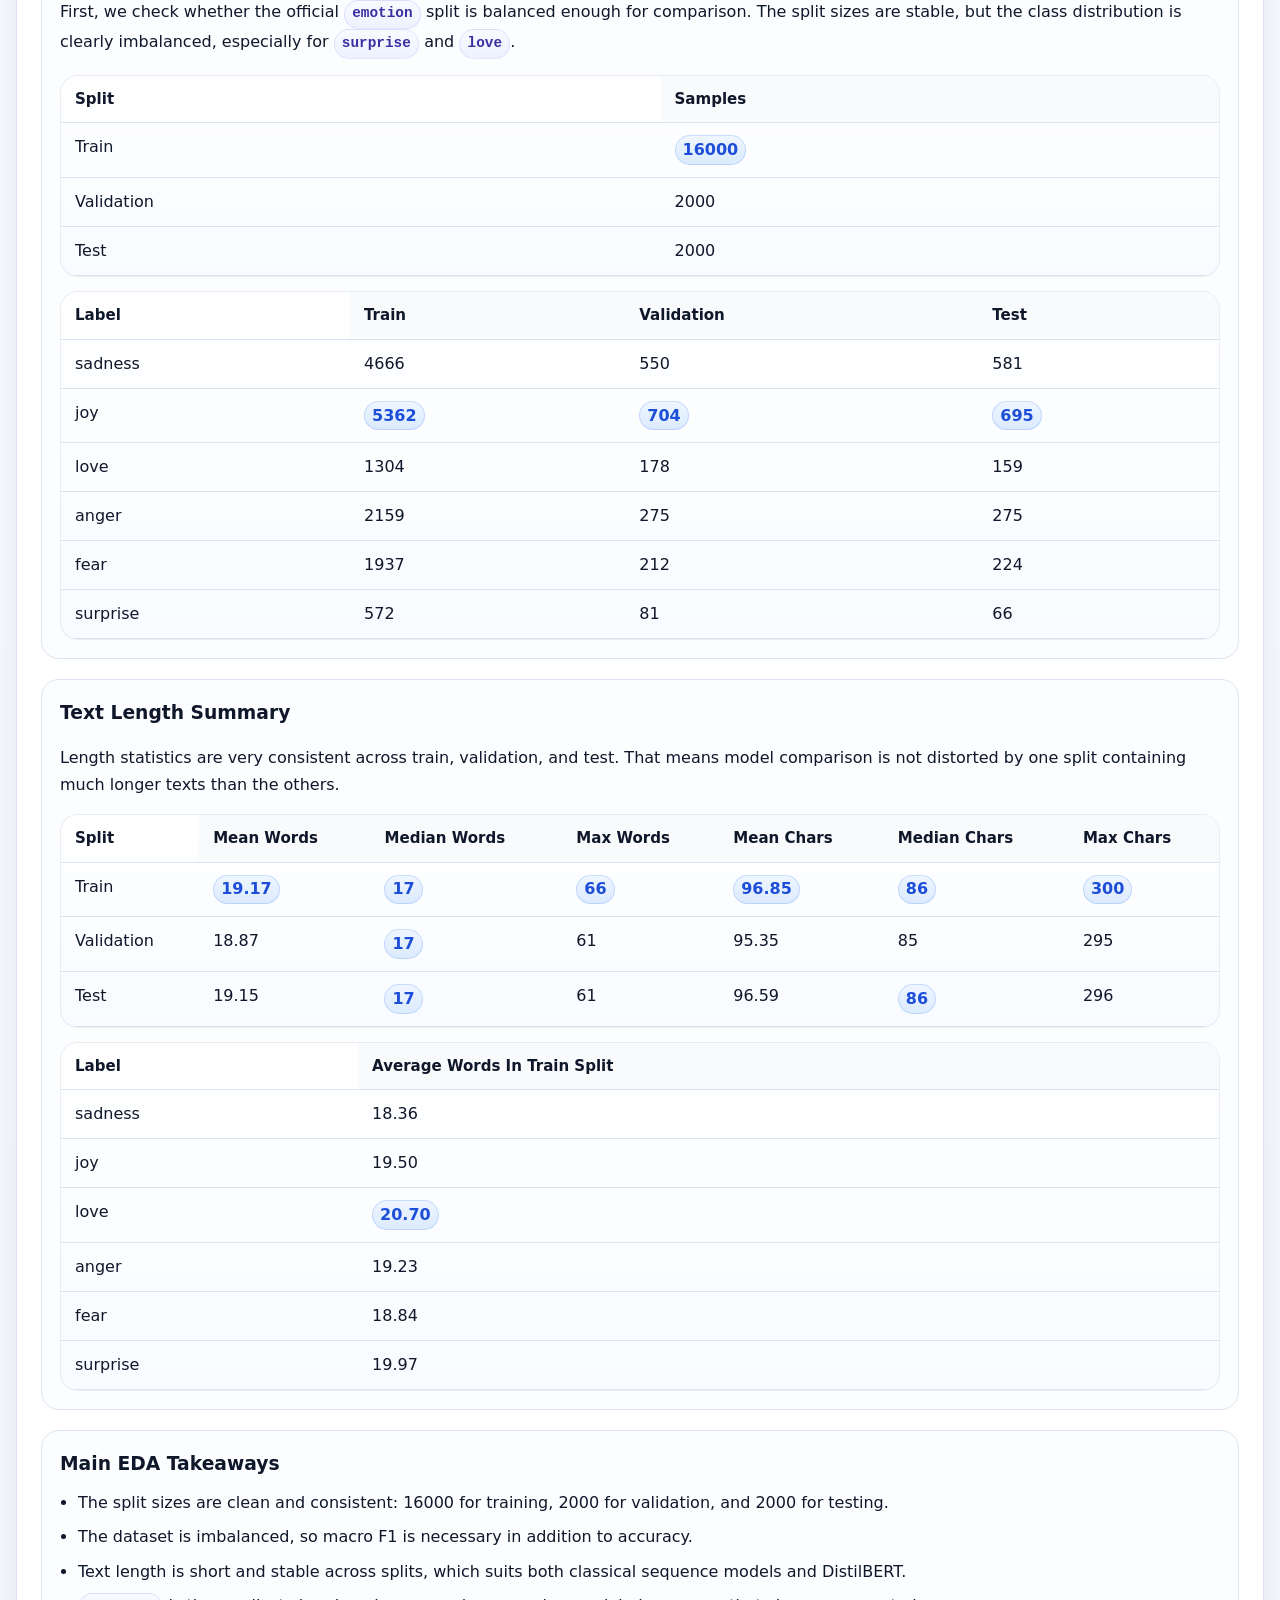
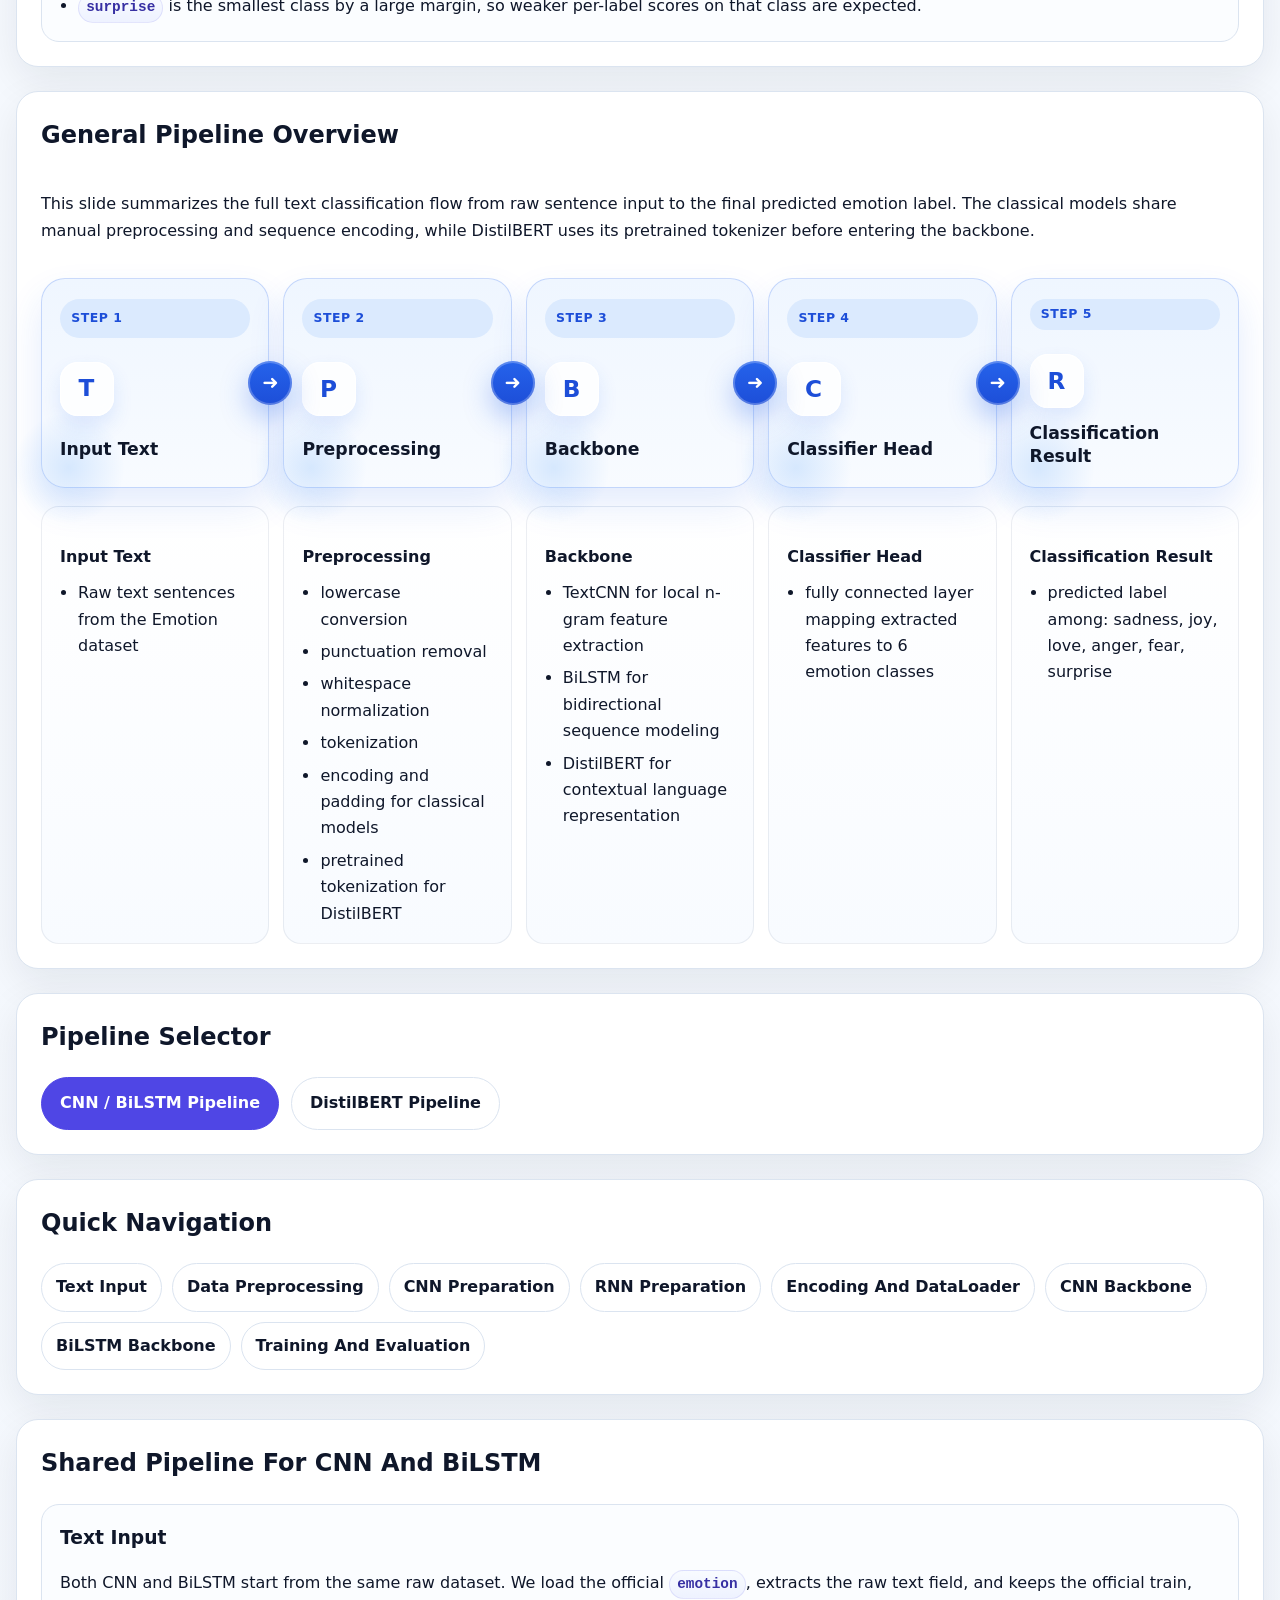
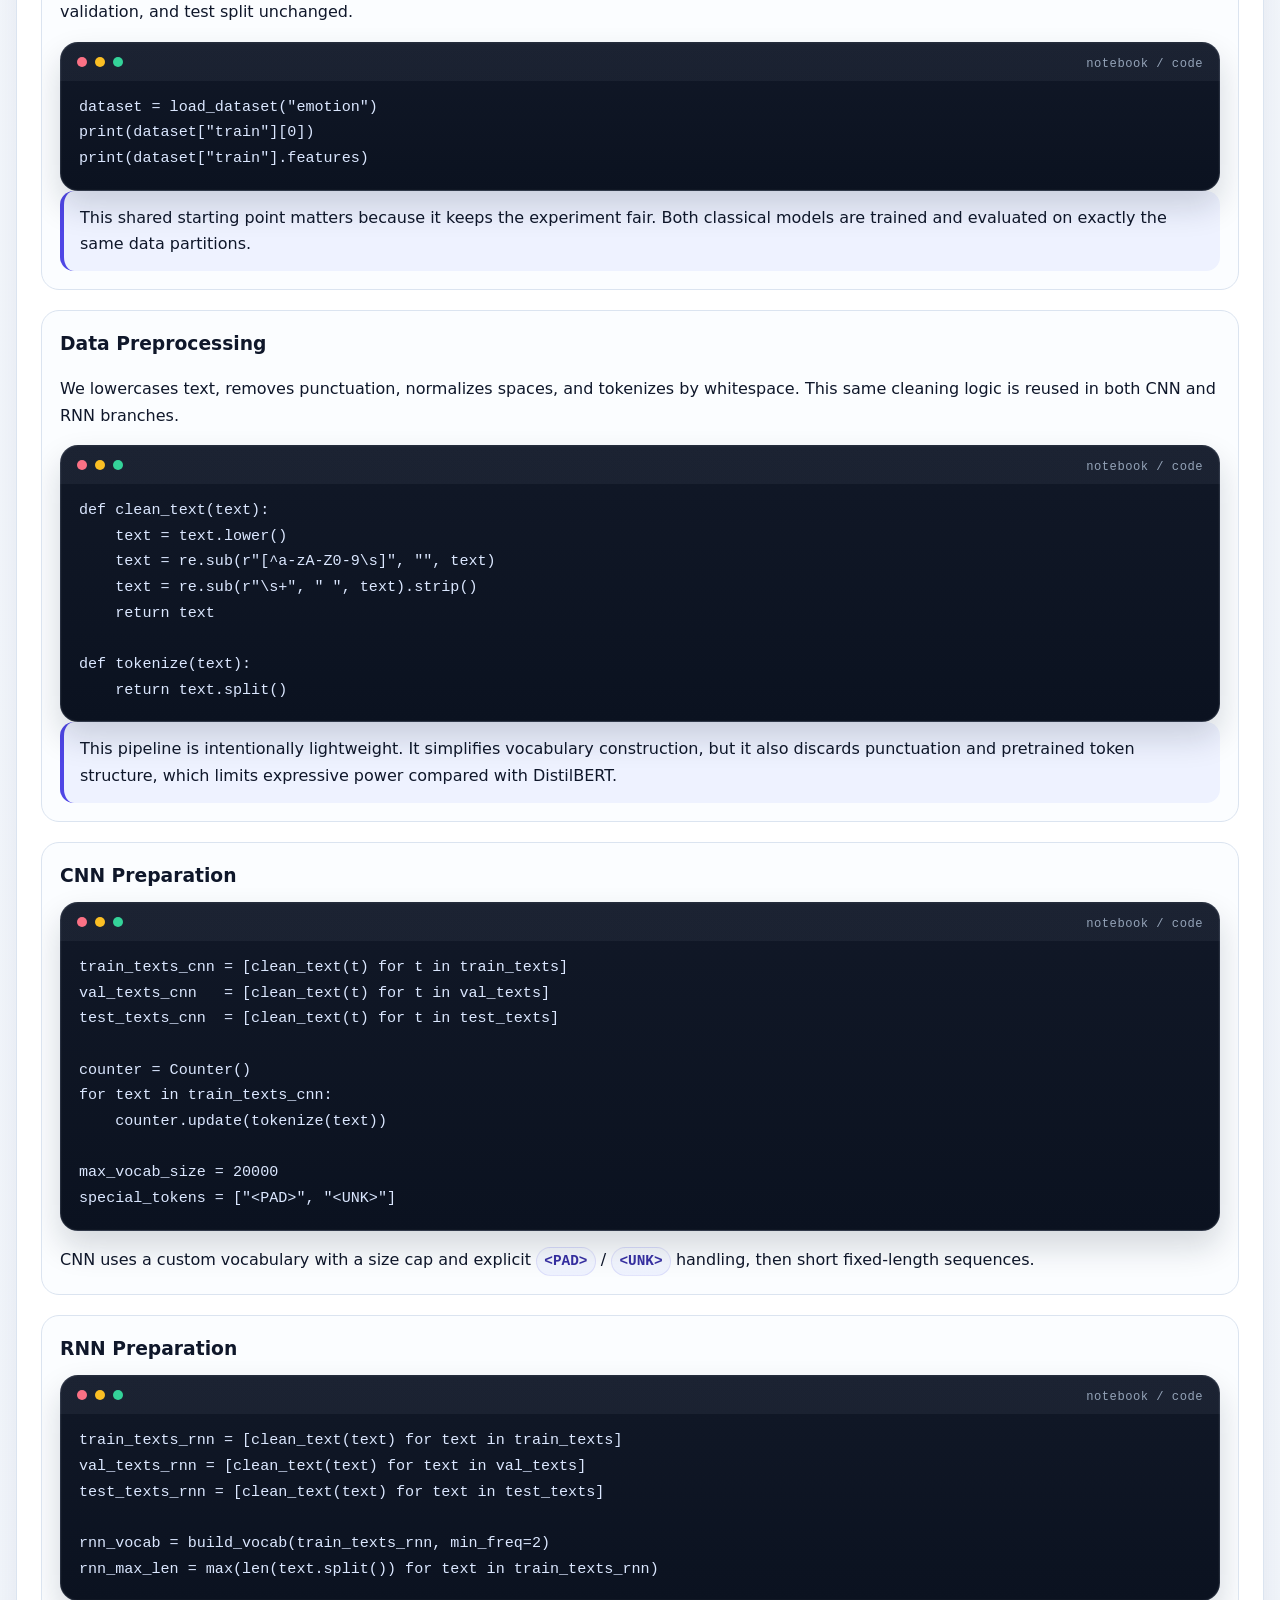
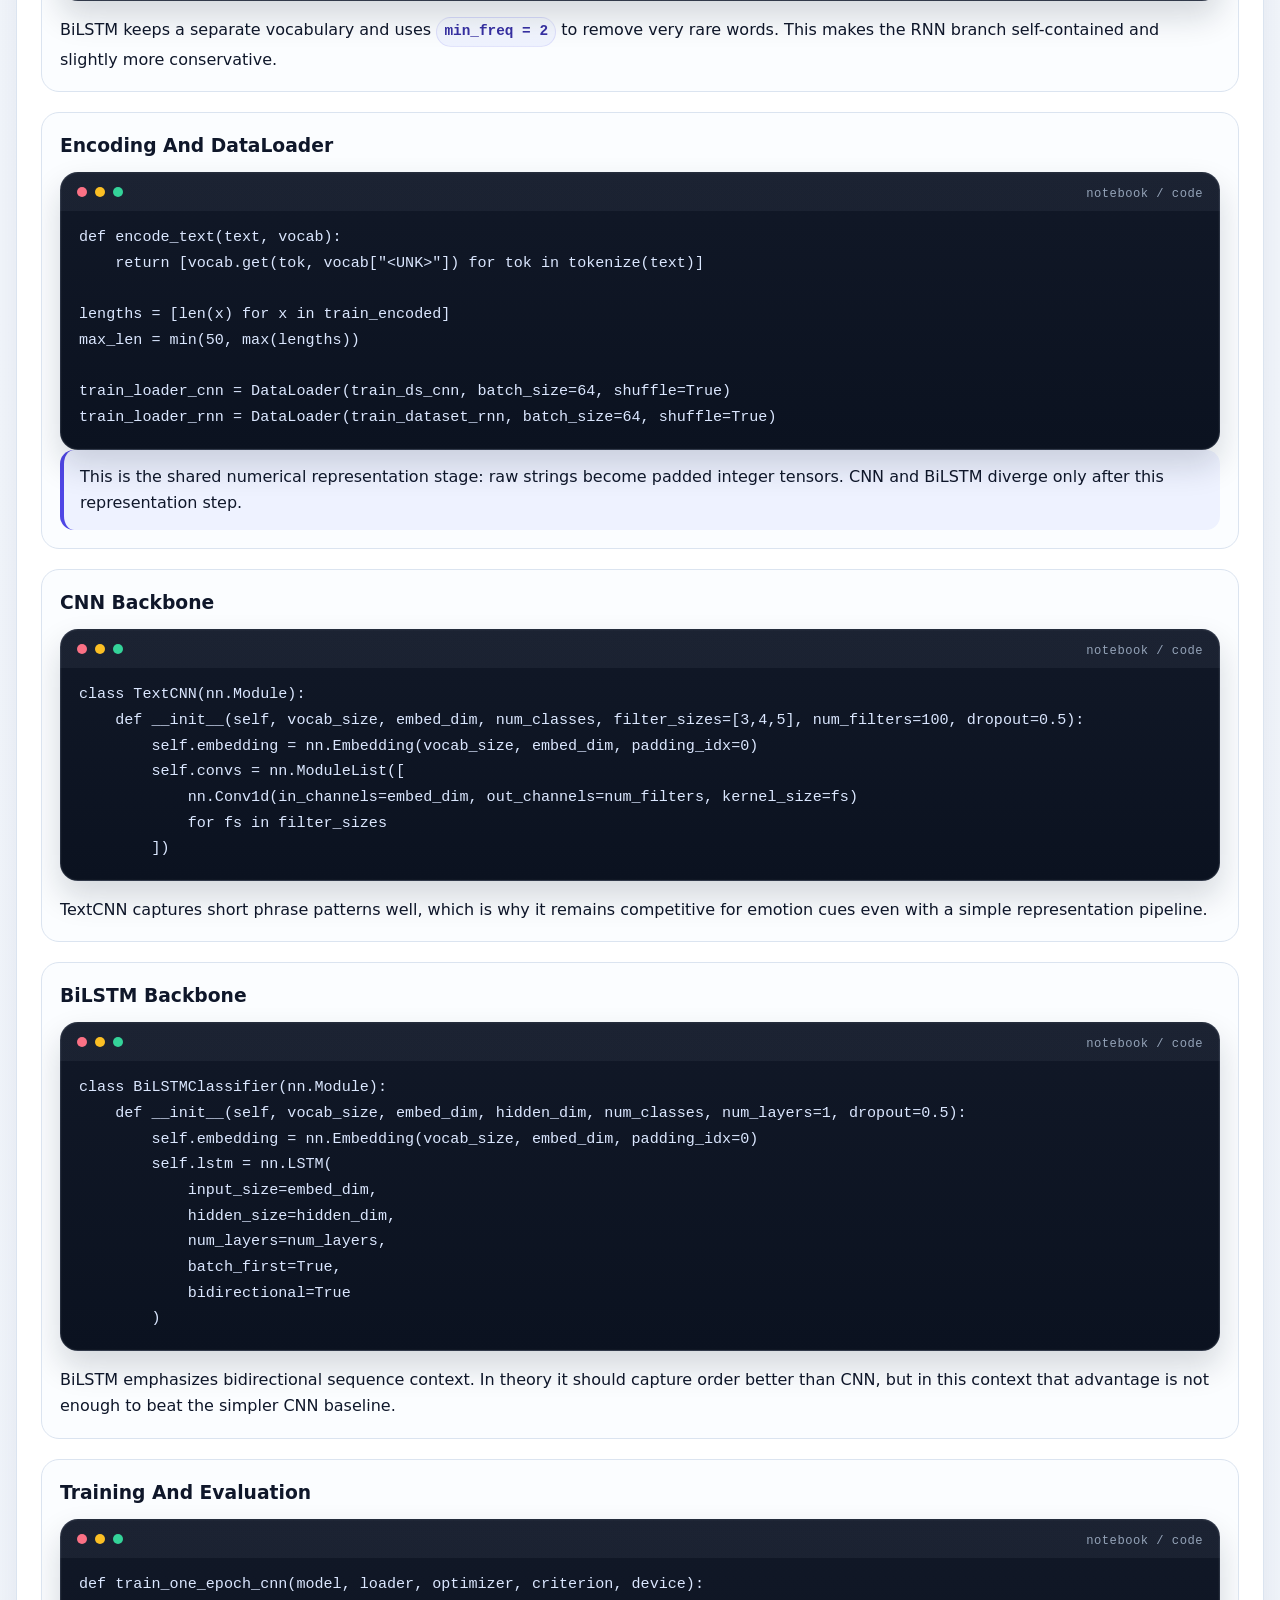
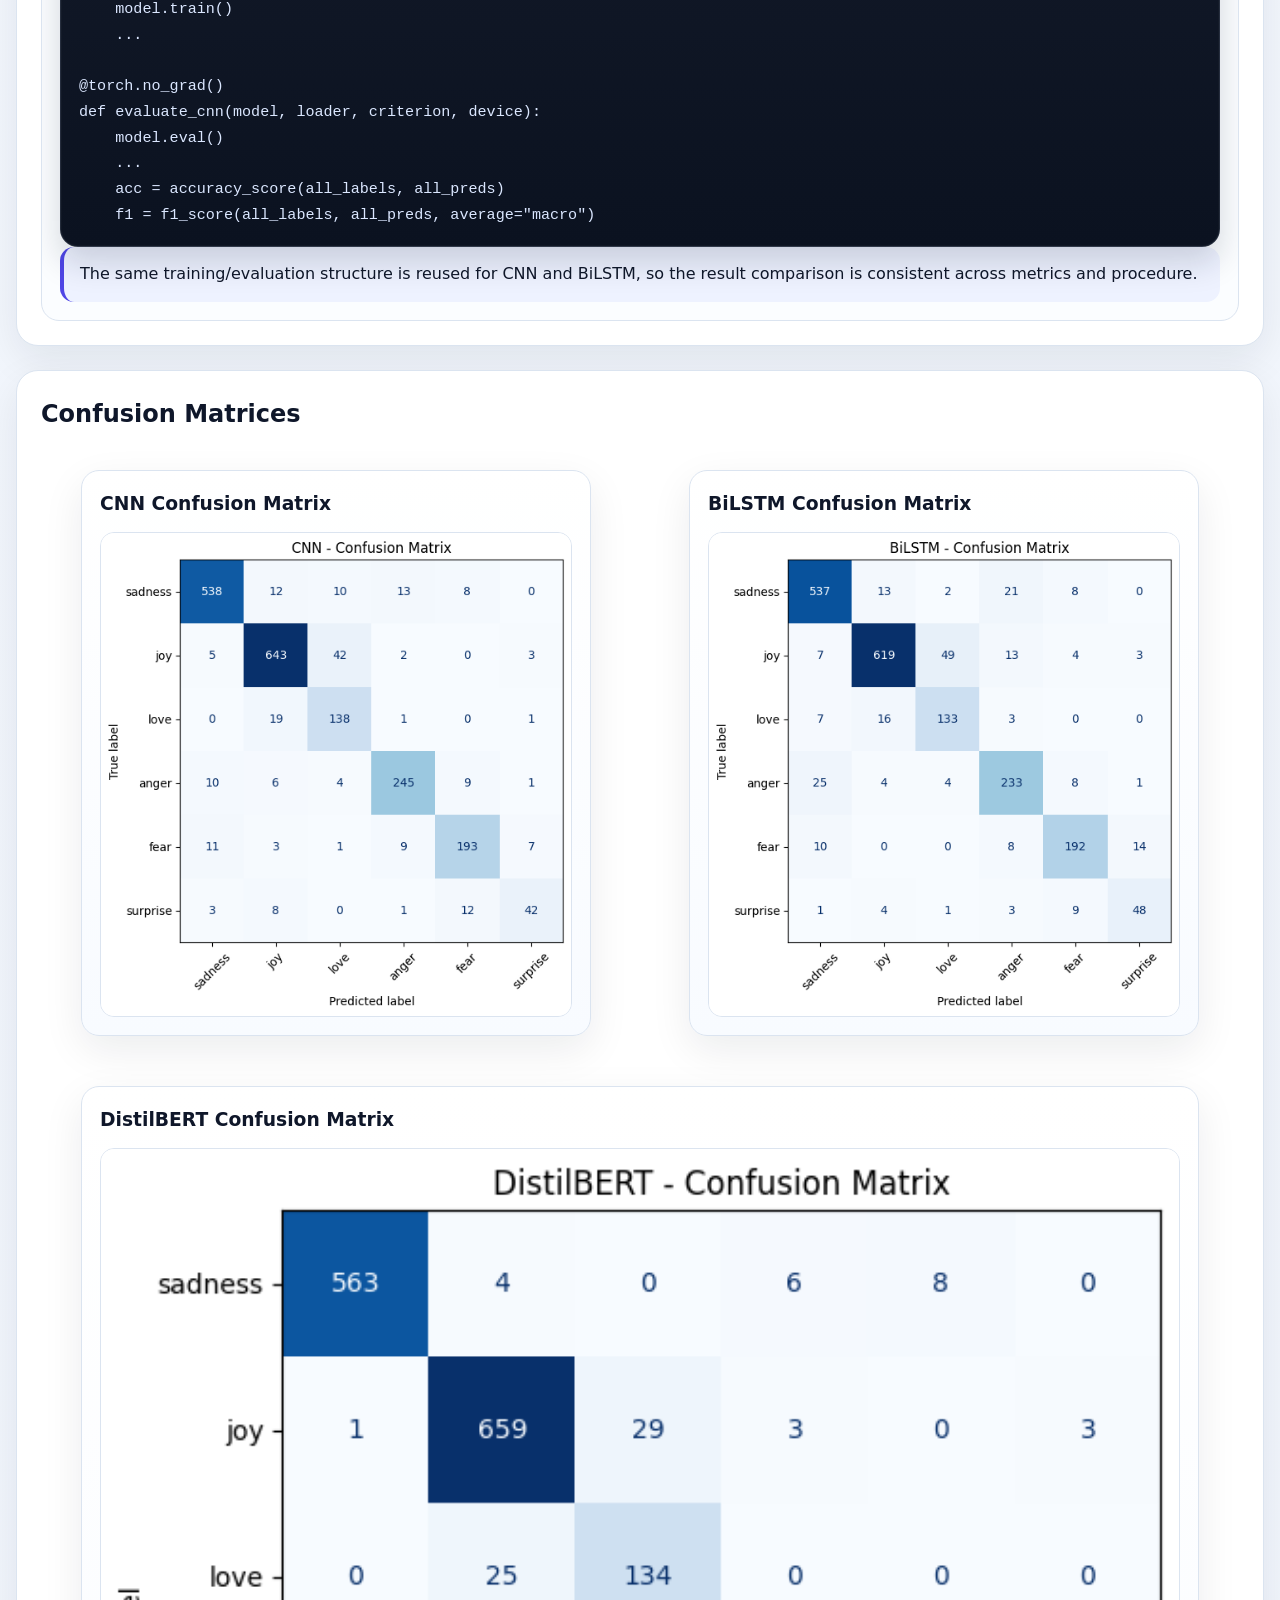
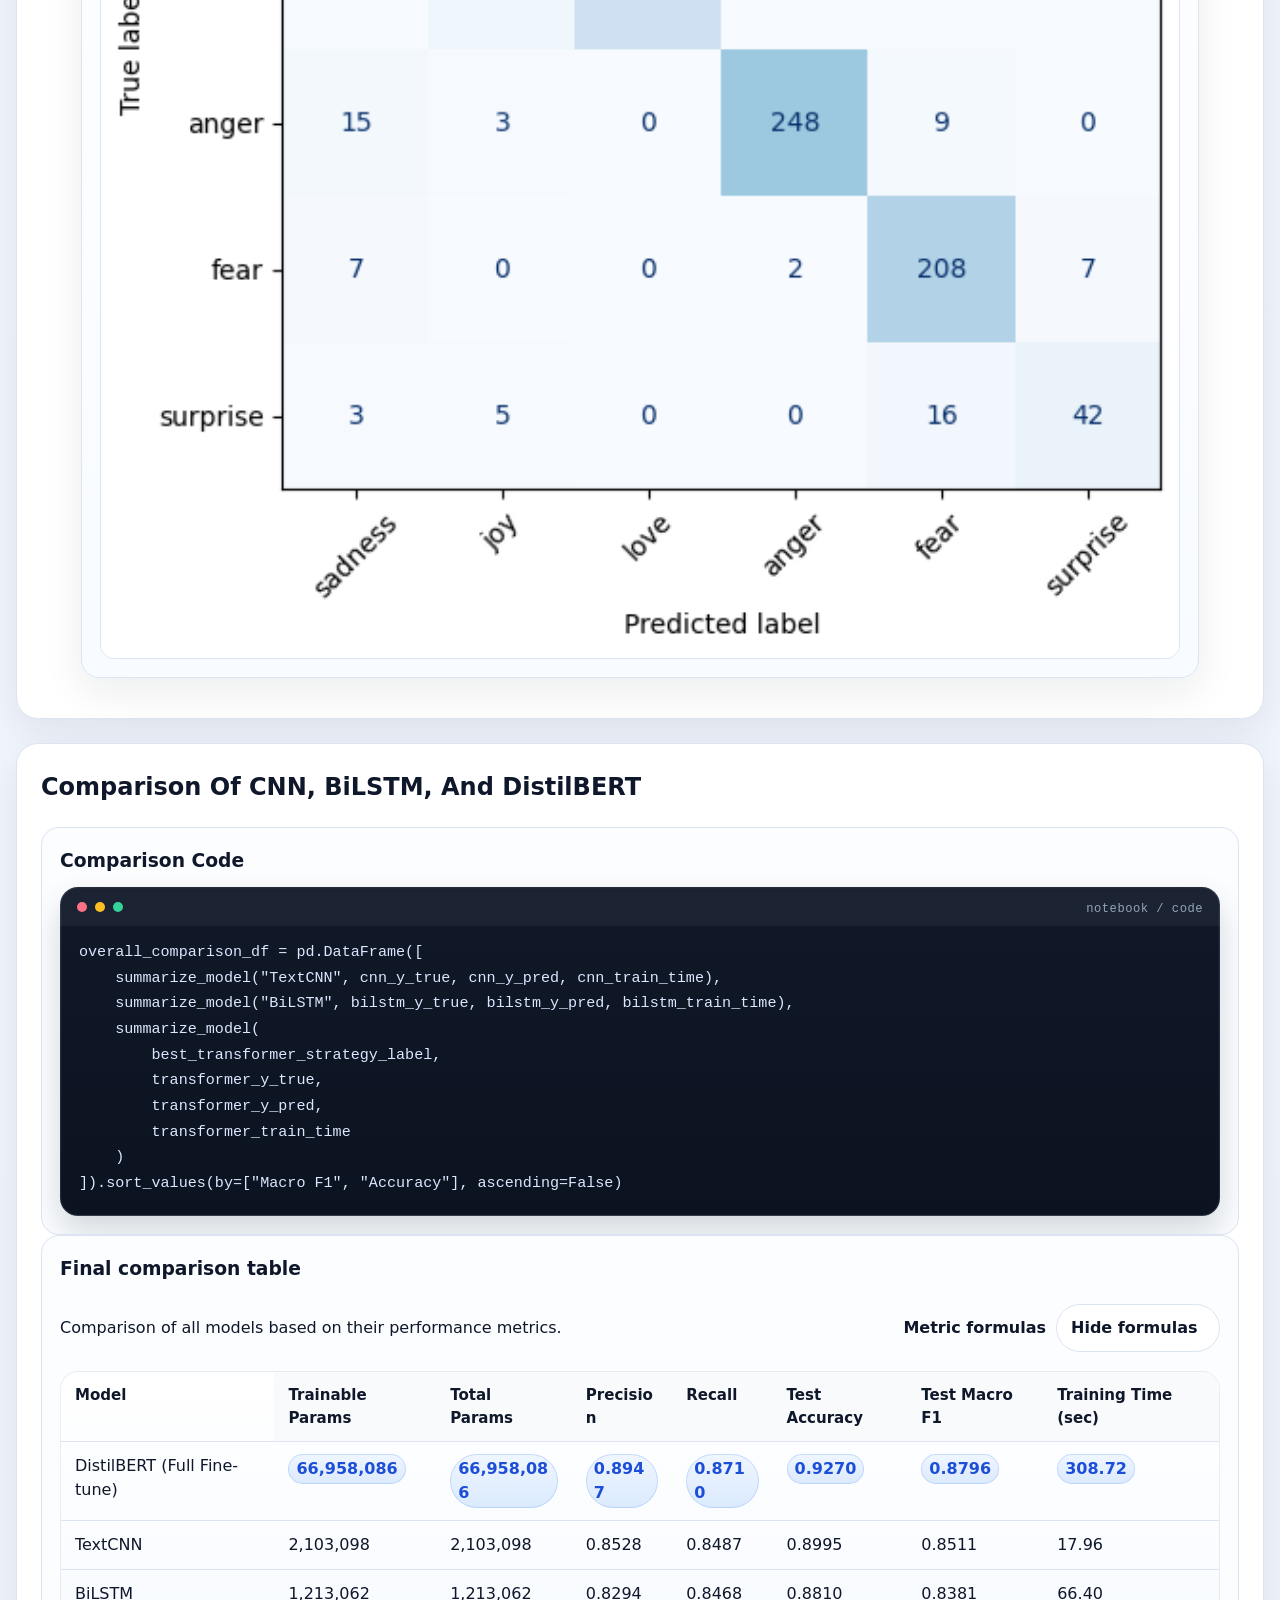
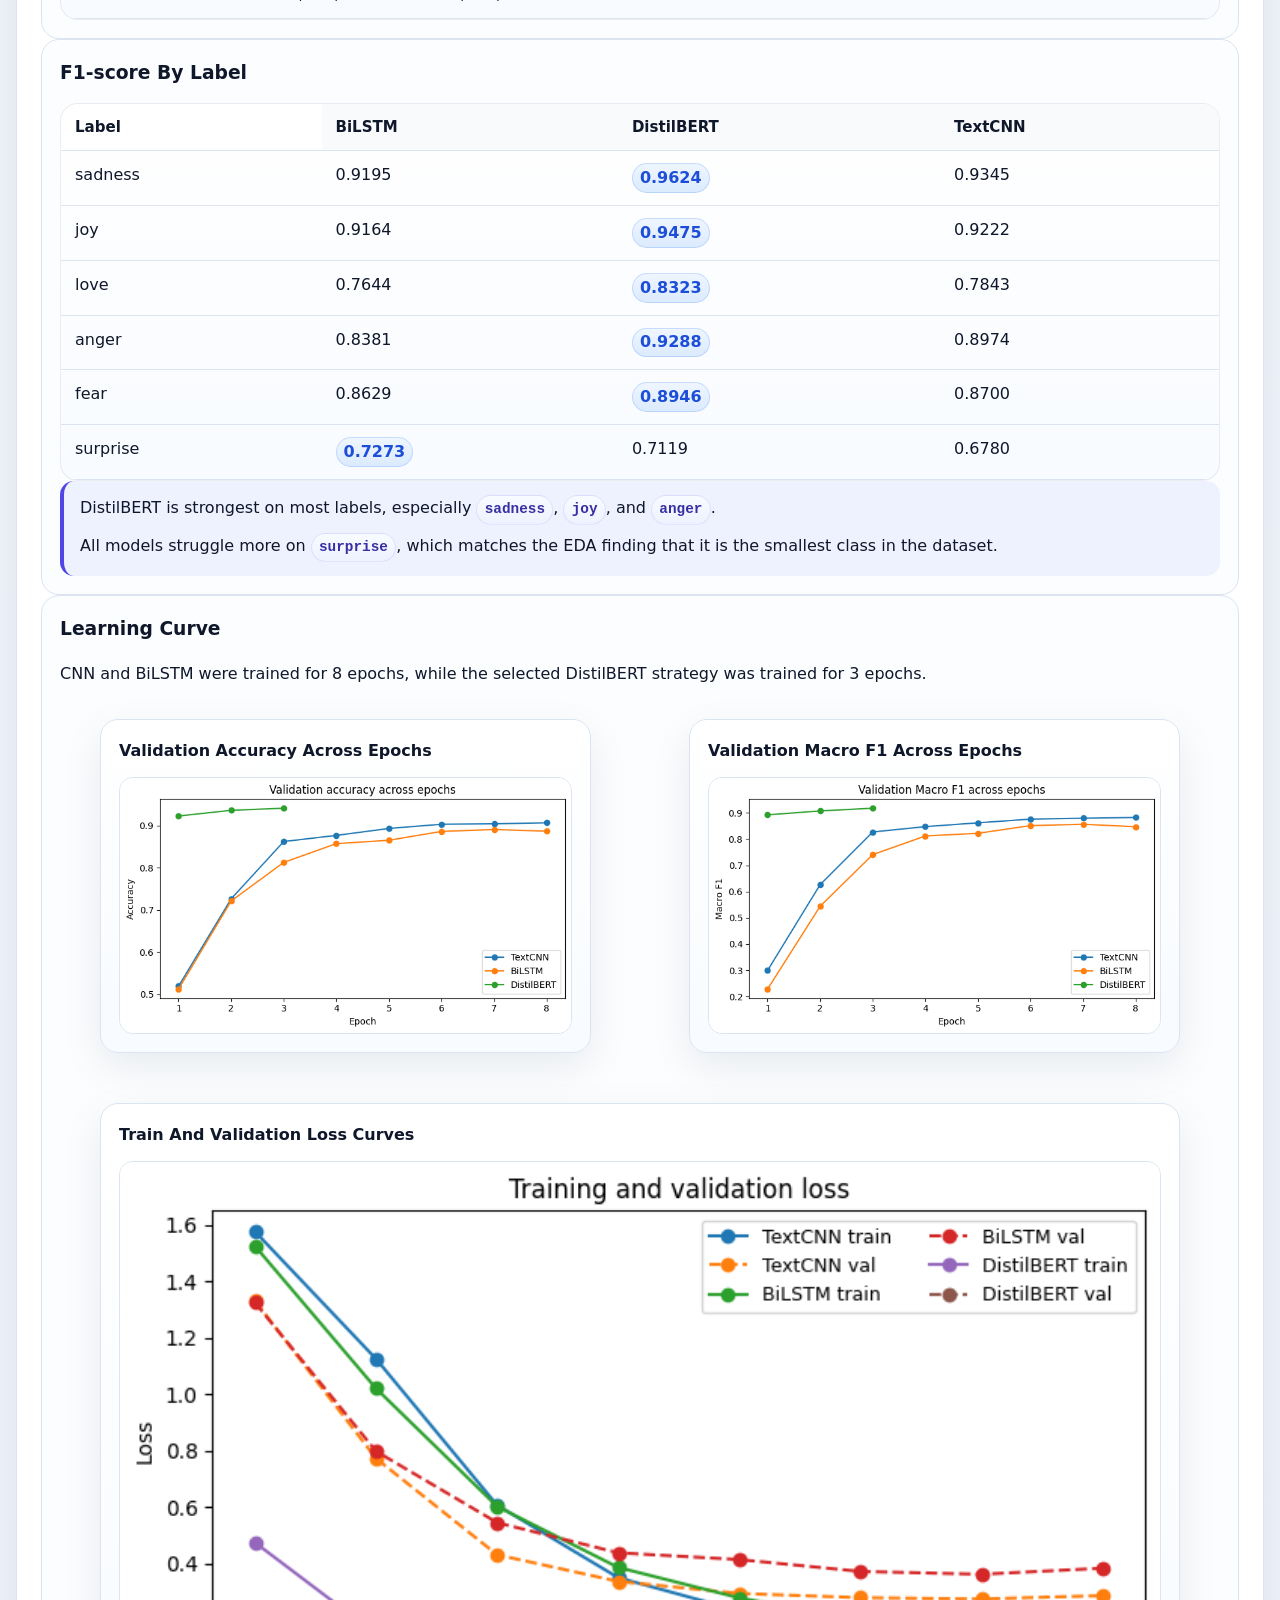
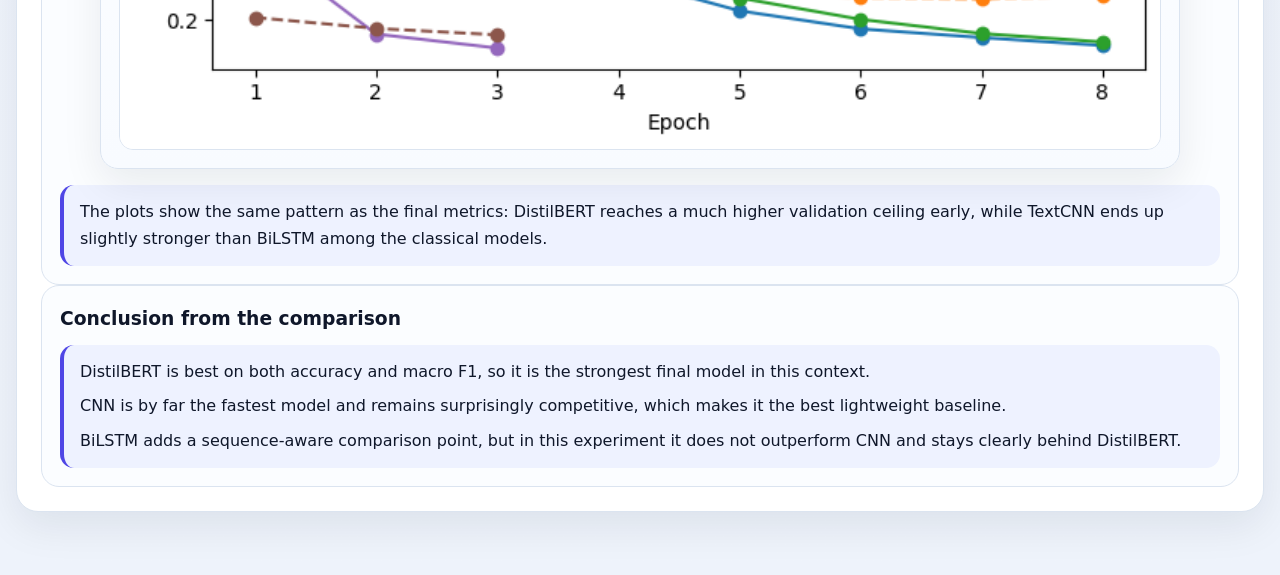
<file: assignment1/text/text_classification.html>
<!DOCTYPE html>
<html lang="en">
<head>
  <meta charset="UTF-8" />
  <meta name="viewport" content="width=device-width, initial-scale=1.0" />
  <title>Assignment 1 | Text Classification Pipeline</title>
  <link rel="stylesheet" href="../../styles/style.css" />
  <style>
    :root {
      --code-bg: #0b1220;
      --code-surface: #111827;
      --code-border: rgba(148, 163, 184, 0.18);
      --code-text: #dbe7ff;
      --code-muted: #94a3b8;
      --code-accent: #7dd3fc;
    }

    .container {
      width: min(1280px, calc(100% - 32px));
    }

    .sub-hero {
      padding: clamp(56px, 8vw, 88px) 0 clamp(40px, 6vw, 64px);
    }

    .sub-hero .back-link,
    .sub-hero .eyebrow,
    .sub-hero h1,
    .sub-hero .hero-text {
      max-width: none;
    }

    .sub-hero h1 {
      width: min(100%, 12ch);
      margin-bottom: 16px;
      font-size: clamp(2.3rem, 4.8vw, 4.4rem);
      line-height: 1.04;
      letter-spacing: -0.03em;
    }

    .sub-hero .hero-text {
      width: min(100%, 92ch);
      font-size: clamp(1rem, 0.55vw + 0.95rem, 1.16rem);
      line-height: 1.75;
    }

    .switcher {
      display: flex;
      flex-wrap: wrap;
      gap: 12px;
    }

    .switch-btn {
      appearance: none;
      border: 1px solid var(--border);
      background: #fff;
      color: var(--text);
      border-radius: 999px;
      padding: 12px 18px;
      font: inherit;
      font-weight: 700;
      cursor: pointer;
      transition: border-color 0.18s ease, background 0.18s ease, color 0.18s ease;
    }

    .switch-btn.active {
      background: var(--primary);
      border-color: var(--primary);
      color: #fff;
    }

    .pipeline-nav {
      display: none;
      gap: 10px;
      flex-wrap: wrap;
    }

    .pipeline-nav.active {
      display: flex;
    }

    .nav-chip {
      display: inline-flex;
      align-items: center;
      padding: 10px 14px;
      border-radius: 999px;
      border: 1px solid var(--border);
      background: #fff;
      color: var(--text);
      font-weight: 600;
      text-decoration: none;
    }

    .nav-chip:hover {
      text-decoration: none;
      border-color: #c7d2fe;
      background: #eef2ff;
    }

    .pipeline-panel {
      display: none;
    }

    .pipeline-panel.active {
      display: block;
    }

    .pipeline-stack {
      display: grid;
      gap: 16px;
    }

    pre {
      margin: 0;
      position: relative;
      padding: 52px 18px 18px;
      overflow-x: auto;
      border-radius: 18px;
      border: 1px solid var(--code-border);
      background:
        linear-gradient(180deg, rgba(148, 163, 184, 0.08) 0, rgba(148, 163, 184, 0.08) 38px, transparent 38px),
        linear-gradient(180deg, var(--code-surface) 0%, var(--code-bg) 100%);
      color: var(--code-text);
      font-size: clamp(0.84rem, 0.18vw + 0.8rem, 0.96rem);
      line-height: 1.7;
      box-shadow:
        inset 0 0 0 1px rgba(255, 255, 255, 0.02),
        0 16px 32px rgba(15, 23, 42, 0.16);
      scrollbar-color: rgba(125, 211, 252, 0.6) rgba(15, 23, 42, 0.3);
      scrollbar-width: thin;
    }

    pre::before {
      content: "";
      position: absolute;
      top: 14px;
      left: 16px;
      width: 10px;
      height: 10px;
      border-radius: 50%;
      background: #fb7185;
      box-shadow: 18px 0 0 #fbbf24, 36px 0 0 #34d399;
    }

    pre::after {
      content: "notebook / code";
      position: absolute;
      top: 11px;
      right: 16px;
      color: var(--code-muted);
      font-family: ui-monospace, "Cascadia Code", "SFMono-Regular", Menlo, Consolas, monospace;
      font-size: 0.76rem;
      letter-spacing: 0.04em;
      text-transform: lowercase;
    }

    code {
      font-family: ui-monospace, "Cascadia Code", "SFMono-Regular", Menlo, Consolas, monospace;
    }

    .table-wrap {
      margin-top: 14px;
      border: 1px solid rgba(148, 163, 184, 0.18);
      border-radius: 18px;
      background: linear-gradient(180deg, #ffffff 0%, #f8fbff 100%);
      box-shadow: inset 0 1px 0 rgba(255, 255, 255, 0.8);
    }

    table {
      min-width: 680px;
      table-layout: auto;
    }

    th,
    td {
      white-space: normal;
      word-break: normal;
      overflow-wrap: anywhere;
      line-height: 1.5;
    }

    td:first-child,
    th:first-child {
      position: sticky;
      left: 0;
      background: inherit;
      z-index: 1;
    }

    thead th {
      position: sticky;
      top: 0;
      z-index: 1;
    }

    tbody tr:hover td {
      background: #f8fbff;
    }

    .max-cell {
      color: inherit;
      font-weight: inherit;
    }

    .max-value {
      display: inline-flex;
      align-items: center;
      padding: 0.18rem 0.5rem;
      border-radius: 999px;
      background: linear-gradient(180deg, #eff6ff 0%, #dbeafe 100%);
      color: #1d4ed8;
      font-weight: 800;
      box-shadow: inset 0 0 0 1px rgba(59, 130, 246, 0.22);
    }

    .table-toolbar {
      display: flex;
      justify-content: space-between;
      align-items: center;
      gap: 12px;
      flex-wrap: wrap;
      margin-top: 14px;
    }

    .formula-toggle {
      display: inline-flex;
      align-items: center;
      gap: 10px;
      font-weight: 600;
      color: var(--muted);
    }

    .formula-toggle select {
      appearance: none;
      border: 1px solid var(--border);
      border-radius: 999px;
      background: #fff;
      color: var(--text);
      padding: 10px 14px;
      font: inherit;
      font-weight: 700;
      cursor: pointer;
    }

    .formula-panel {
      display: none;
      margin-top: 14px;
      padding: 18px;
      border: 1px solid rgba(148, 163, 184, 0.18);
      border-radius: 18px;
      background: linear-gradient(180deg, #ffffff 0%, #f8fbff 100%);
    }

    .formula-panel.active {
      display: block;
    }

    .formula-grid {
      display: grid;
      gap: 12px;
      grid-template-columns: repeat(auto-fit, minmax(220px, 1fr));
    }

    .formula-card {
      padding: 14px 16px;
      border-radius: 16px;
      border: 1px solid rgba(148, 163, 184, 0.18);
      background: #fff;
    }

    .formula-card h4 {
      margin-bottom: 8px;
    }

    .formula-card p {
      margin: 0;
    }

    .formula-card .inline-code {
      display: block;
      width: 100%;
      white-space: normal;
      overflow-wrap: anywhere;
      word-break: break-word;
      border-radius: 16px;
      line-height: 1.65;
    }

    .pipeline-overview {
      display: grid;
      gap: 18px;
    }

    .pipeline-flow {
      display: grid;
      grid-template-columns: repeat(5, minmax(0, 1fr));
      gap: 14px;
      align-items: stretch;
    }

    .pipeline-stage {
      position: relative;
      overflow: visible;
      display: grid;
      gap: 14px;
      min-height: 170px;
      padding: 20px 18px 18px;
      border-radius: 24px;
      border: 1px solid rgba(37, 99, 235, 0.22);
      background: linear-gradient(180deg, #eff6ff 0%, #f8fbff 100%);
      box-shadow: 0 18px 36px rgba(37, 99, 235, 0.12);
    }

    .pipeline-stage::before {
      content: "";
      position: absolute;
      inset: auto auto -36px -28px;
      width: 110px;
      height: 110px;
      border-radius: 999px;
      opacity: 0.22;
      background: radial-gradient(circle, #60a5fa 0%, rgba(96, 165, 250, 0) 72%);
    }

    .pipeline-stage:not(:last-child)::after {
      content: "➜";
      position: absolute;
      top: 50%;
      right: -24px;
      transform: translateY(-50%);
      width: 44px;
      height: 44px;
      display: grid;
      place-items: center;
      border-radius: 999px;
      background: linear-gradient(180deg, #2563eb 0%, #1d4ed8 100%);
      color: #ffffff;
      font-size: 1.22rem;
      font-weight: 900;
      box-shadow:
        0 12px 28px rgba(37, 99, 235, 0.34),
        inset 0 0 0 2px rgba(255, 255, 255, 0.24);
      z-index: 1;
    }

    .pipeline-stage-label {
      display: inline-flex;
      align-items: center;
      margin-bottom: 10px;
      padding: 0.32rem 0.7rem;
      border-radius: 999px;
      background: #dbeafe;
      color: #1d4ed8;
      font-size: 0.78rem;
      font-weight: 800;
      letter-spacing: 0.04em;
      text-transform: uppercase;
    }

    .pipeline-stage-icon {
      position: relative;
      width: 54px;
      height: 54px;
      display: grid;
      place-items: center;
      border-radius: 18px;
      font-size: 1.45rem;
      font-weight: 900;
      color: #1d4ed8;
      background: rgba(255, 255, 255, 0.82);
      box-shadow:
        inset 0 0 0 1px rgba(255, 255, 255, 0.85),
        0 10px 20px rgba(37, 99, 235, 0.12);
      backdrop-filter: blur(6px);
    }

    .pipeline-stage h3 {
      position: relative;
      margin: 0;
      font-size: 1.08rem;
      line-height: 1.35;
    }

    .pipeline-detail-grid {
      display: grid;
      gap: 14px;
      grid-template-columns: repeat(auto-fit, minmax(220px, 1fr));
    }

    .pipeline-detail-card {
      padding: 16px 18px;
      border-radius: 18px;
      border: 1px solid rgba(148, 163, 184, 0.18);
      background: linear-gradient(180deg, #ffffff 0%, #f8fbff 100%);
    }

    .pipeline-detail-card h4 {
      margin-bottom: 10px;
      font-size: 1rem;
    }

    .pipeline-detail-card ul {
      margin: 0;
      padding-left: 18px;
    }

    .pipeline-detail-card li + li {
      margin-top: 6px;
    }

    .card > p,
    .sub-block > p,
    .analysis-box p,
    .plain-list li {
      max-width: none;
    }

    @media (min-width: 1280px) {
      .pipeline-stack {
        gap: 20px;
      }
    }

    @media (max-width: 1120px) {
      .container {
        width: min(1180px, calc(100% - 24px));
      }
    }

    @media (max-width: 920px) {
      .pipeline-flow {
        grid-template-columns: 1fr;
      }

      .pipeline-stage:not(:last-child)::after {
        top: auto;
        right: 50%;
        bottom: -24px;
        transform: translateX(50%);
      }
    }

    @media (max-width: 720px) {
      .container {
        width: calc(100% - 18px);
      }

      .hero-content {
        text-align: center;
        margin-inline: auto;
      }

      .sub-hero .back-link {
        display: inline-flex;
        justify-content: center;
        margin-inline: auto;
      }

      .sub-hero h1 {
        width: 100%;
        font-size: clamp(2rem, 9vw, 2.8rem);
        line-height: 1.1;
      }

      .sub-hero .hero-text {
        width: 100%;
        line-height: 1.68;
        margin-inline: auto;
      }

      .sub-hero .eyebrow {
        justify-content: center;
      }

      .switch-btn,
      .nav-chip {
        width: 100%;
        justify-content: center;
      }

      pre {
        padding: 48px 14px 16px;
        border-radius: 16px;
        font-size: 0.84rem;
      }

      pre::after {
        right: 12px;
        font-size: 0.72rem;
      }

      table {
        min-width: 560px;
      }

      th,
      td {
        padding: 10px 12px;
        font-size: 0.92rem;
      }
    }

    @media (max-width: 520px) {
      .hero-text {
        font-size: 0.98rem;
      }

      table {
        min-width: 520px;
      }
    }
  </style>
</head>
<body>
  <header class="sub-hero">
    <div class="hero-shell">
      <div class="hero-content">
        <a class="back-link" href="../assignment1.html">← Assignment 1</a>
        <p class="eyebrow">Assignment 1 / Text</p>
        <h1>Text Classification Pipeline</h1>
        <p class="hero-text">
          Interactive summary extracted from
          <span class="inline-code">DLA_Text_Classification.ipynb</span>.
          The page separates the classical token-index pipeline for CNN/BiLSTM from the pretrained DistilBERT pipeline, and keeps the final model comparison in a standalone section.
        </p>
      </div>
    </div>
  </header>

  <main class="container section-gap page-stack">
    <section class="grid-2">
      <article class="card">
        <h2>Notebook Assets</h2>
        <div class="quick-links">
          <a class="resource-link" href="https://colab.research.google.com/drive/1dstmW-cTL0D5mYBxUsF9_Jt0bwxZev00?usp=sharing">Open Source Notebook</a>
          <a class="resource-link" href="https://huggingface.co/datasets/dair-ai/emotion">Dataset: Emotion</a>
        </div>
        <div class="badge-row">
          <span class="soft-badge">Classical branch: CNN + BiLSTM (RNN)</span>
          <span class="soft-badge">Transformer branch: DistilBERT</span>
        </div>
      </article>

      <article class="card">
        <h2>Conclusion</h2>
        <p>
          Our project compares three models: a simple TextCNN, a BiLSTM, and a DistilBERT. DistilBERT is the strongest model by a clear margin, which confirms the value of pretrained contextual representations for this emotion classification task. CNN is a strong lightweight baseline that outperforms BiLSTM in this experiment, but BiLSTM does not show enough of an advantage over CNN to justify its extra complexity.
        </p>
      </article>
    </section>

    <section class="card">
      <h2>Project Snapshot</h2>
      <div class="overview-grid">
        <div class="overview-item">
          <p>Dataset split</p>
          <p class="overview-value">16000 / 2000 / 2000</p>
        </div>
        <div class="overview-item">
          <p>Best model</p>
          <p class="overview-value">DistilBERT</p>
        </div>
        <div class="overview-item">
          <p>Fastest model</p>
          <p class="overview-value">CNN</p>
        </div>
        <div class="overview-item">
          <p>Label count</p>
          <p class="overview-value">6</p>
        </div>
      </div>
    </section>

    <section class="card">
      <h2>Data Glimpse</h2>
      <div class="data-example">
        <p><strong>Input text:</strong> <span class="inline-code">i didnt feel humiliated</span></p>
        <p><strong>Label id:</strong> <span class="inline-code">0</span></p>
        <p><strong>Label name:</strong> <span class="inline-code">sadness</span></p>
      </div>
    </section>

    <section class="card">
      <h2>Exploratory Data Analysis</h2>
      <div class="pipeline-stack">
        <div class="sub-block">
          <h3>Dataset Split And Class Distribution</h3>
          <p>
            First, we check whether the official
            <span class="inline-code">emotion</span>
            split is balanced enough for comparison. The split sizes are stable, but the class distribution is clearly imbalanced, especially for
            <span class="inline-code">surprise</span>
            and
            <span class="inline-code">love</span>.
          </p>
          <div class="table-wrap">
            <table>
              <thead>
                <tr>
                  <th>Split</th>
                  <th>Samples</th>
                </tr>
              </thead>
              <tbody>
                <tr>
                  <td>Train</td>
                  <td>16000</td>
                </tr>
                <tr>
                  <td>Validation</td>
                  <td>2000</td>
                </tr>
                <tr>
                  <td>Test</td>
                  <td>2000</td>
                </tr>
              </tbody>
            </table>
          </div>
          <div class="table-wrap">
            <table>
              <thead>
                <tr>
                  <th>Label</th>
                  <th>Train</th>
                  <th>Validation</th>
                  <th>Test</th>
                </tr>
              </thead>
              <tbody>
                <tr>
                  <td>sadness</td>
                  <td>4666</td>
                  <td>550</td>
                  <td>581</td>
                </tr>
                <tr>
                  <td>joy</td>
                  <td>5362</td>
                  <td>704</td>
                  <td>695</td>
                </tr>
                <tr>
                  <td>love</td>
                  <td>1304</td>
                  <td>178</td>
                  <td>159</td>
                </tr>
                <tr>
                  <td>anger</td>
                  <td>2159</td>
                  <td>275</td>
                  <td>275</td>
                </tr>
                <tr>
                  <td>fear</td>
                  <td>1937</td>
                  <td>212</td>
                  <td>224</td>
                </tr>
                <tr>
                  <td>surprise</td>
                  <td>572</td>
                  <td>81</td>
                  <td>66</td>
                </tr>
              </tbody>
            </table>
          </div>
        </div>

        <div class="sub-block">
          <h3>Text Length Summary</h3>
          <p>
            Length statistics are very consistent across train, validation, and test. That means model comparison is not distorted by one split containing much longer texts than the others.
          </p>
          <div class="table-wrap">
            <table>
              <thead>
                <tr>
                  <th>Split</th>
                  <th>Mean Words</th>
                  <th>Median Words</th>
                  <th>Max Words</th>
                  <th>Mean Chars</th>
                  <th>Median Chars</th>
                  <th>Max Chars</th>
                </tr>
              </thead>
              <tbody>
                <tr>
                  <td>Train</td>
                  <td>19.17</td>
                  <td>17</td>
                  <td>66</td>
                  <td>96.85</td>
                  <td>86</td>
                  <td>300</td>
                </tr>
                <tr>
                  <td>Validation</td>
                  <td>18.87</td>
                  <td>17</td>
                  <td>61</td>
                  <td>95.35</td>
                  <td>85</td>
                  <td>295</td>
                </tr>
                <tr>
                  <td>Test</td>
                  <td>19.15</td>
                  <td>17</td>
                  <td>61</td>
                  <td>96.59</td>
                  <td>86</td>
                  <td>296</td>
                </tr>
              </tbody>
            </table>
          </div>
          <div class="table-wrap">
            <table>
              <thead>
                <tr>
                  <th>Label</th>
                  <th>Average Words In Train Split</th>
                </tr>
              </thead>
              <tbody>
                <tr>
                  <td>sadness</td>
                  <td>18.36</td>
                </tr>
                <tr>
                  <td>joy</td>
                  <td>19.50</td>
                </tr>
                <tr>
                  <td>love</td>
                  <td>20.70</td>
                </tr>
                <tr>
                  <td>anger</td>
                  <td>19.23</td>
                </tr>
                <tr>
                  <td>fear</td>
                  <td>18.84</td>
                </tr>
                <tr>
                  <td>surprise</td>
                  <td>19.97</td>
                </tr>
              </tbody>
            </table>
          </div>
        </div>

        <div class="sub-block">
          <h3>Main EDA Takeaways</h3>
          <ul class="plain-list">
            <li>The split sizes are clean and consistent: 16000 for training, 2000 for validation, and 2000 for testing.</li>
            <li>The dataset is imbalanced, so macro F1 is necessary in addition to accuracy.</li>
            <li>Text length is short and stable across splits, which suits both classical sequence models and DistilBERT.</li>
            <li><span class="inline-code">surprise</span> is the smallest class by a large margin, so weaker per-label scores on that class are expected.</li>
          </ul>
        </div>
      </div>
    </section>

    <section class="card">
      <h2>General Pipeline Overview</h2>
      <div class="pipeline-overview">
        <p>
          This slide summarizes the full text classification flow from raw sentence input to the final predicted emotion label. The classical models share manual preprocessing and sequence encoding, while DistilBERT uses its pretrained tokenizer before entering the backbone.
        </p>

        <div class="pipeline-flow" aria-label="General text classification pipeline">
          <article class="pipeline-stage">
            <span class="pipeline-stage-label">Step 1</span>
            <div class="pipeline-stage-icon">T</div>
            <h3>Input Text</h3>
          </article>

          <article class="pipeline-stage">
            <span class="pipeline-stage-label">Step 2</span>
            <div class="pipeline-stage-icon">P</div>
            <h3>Preprocessing</h3>
          </article>

          <article class="pipeline-stage">
            <span class="pipeline-stage-label">Step 3</span>
            <div class="pipeline-stage-icon">B</div>
            <h3>Backbone</h3>
          </article>

          <article class="pipeline-stage">
            <span class="pipeline-stage-label">Step 4</span>
            <div class="pipeline-stage-icon">C</div>
            <h3>Classifier Head</h3>
          </article>

          <article class="pipeline-stage">
            <span class="pipeline-stage-label">Step 5</span>
            <div class="pipeline-stage-icon">R</div>
            <h3>Classification Result</h3>
          </article>
        </div>

        <div class="pipeline-detail-grid">
          <article class="pipeline-detail-card">
            <h4>Input Text</h4>
            <ul class="plain-list">
              <li>Raw text sentences from the Emotion dataset</li>
            </ul>
          </article>

          <article class="pipeline-detail-card">
            <h4>Preprocessing</h4>
            <ul class="plain-list">
              <li>lowercase conversion</li>
              <li>punctuation removal</li>
              <li>whitespace normalization</li>
              <li>tokenization</li>
              <li>encoding and padding for classical models</li>
              <li>pretrained tokenization for DistilBERT</li>
            </ul>
          </article>

          <article class="pipeline-detail-card">
            <h4>Backbone</h4>
            <ul class="plain-list">
              <li>TextCNN for local n-gram feature extraction</li>
              <li>BiLSTM for bidirectional sequence modeling</li>
              <li>DistilBERT for contextual language representation</li>
            </ul>
          </article>

          <article class="pipeline-detail-card">
            <h4>Classifier Head</h4>
            <ul class="plain-list">
              <li>fully connected layer mapping extracted features to 6 emotion classes</li>
            </ul>
          </article>

          <article class="pipeline-detail-card">
            <h4>Classification Result</h4>
            <ul class="plain-list">
              <li>predicted label among: sadness, joy, love, anger, fear, surprise</li>
            </ul>
          </article>
        </div>
      </div>
    </section>

    <section class="card">
      <h2>Pipeline Selector</h2>
      <div class="switcher">
        <button id="btn-classical" class="switch-btn active" type="button">CNN / BiLSTM Pipeline</button>
        <button id="btn-distilbert" class="switch-btn" type="button">DistilBERT Pipeline</button>
      </div>
    </section>

    <section class="card">
      <h2>Quick Navigation</h2>
      <div id="nav-classical" class="pipeline-nav active">
        <a class="nav-chip" href="#classical-input">Text Input</a>
        <a class="nav-chip" href="#classical-preprocess">Data Preprocessing</a>
        <a class="nav-chip" href="#classical-cnn-prep">CNN Preparation</a>
        <a class="nav-chip" href="#classical-rnn-prep">RNN Preparation</a>
        <a class="nav-chip" href="#classical-encoding">Encoding And DataLoader</a>
        <a class="nav-chip" href="#classical-cnn-model">CNN Backbone</a>
        <a class="nav-chip" href="#classical-rnn-model">BiLSTM Backbone</a>
        <a class="nav-chip" href="#classical-training">Training And Evaluation</a>
      </div>
      <div id="nav-distilbert" class="pipeline-nav">
        <a class="nav-chip" href="#distilbert-input">Text Input</a>
        <a class="nav-chip" href="#distilbert-tokenization">Tokenizer</a>
        <a class="nav-chip" href="#distilbert-metrics">Metrics</a>
        <a class="nav-chip" href="#distilbert-strategies">Fine-tuning Strategies</a>
        <a class="nav-chip" href="#distilbert-training">Training Setup</a>
        <a class="nav-chip" href="#distilbert-result">Final DistilBERT Result</a>
        <a class="nav-chip" href="#distilbert-strategy-compare">Strategy Compare</a>
      </div>
    </section>

    <section id="pipeline-classical" class="card pipeline-panel active">
      <h2>Shared Pipeline For CNN And BiLSTM</h2>
      <div class="pipeline-stack">
        <div id="classical-input" class="sub-block">
          <h3>Text Input</h3>
          <p>
            Both CNN and BiLSTM start from the same raw dataset. We load the official
            <span class="inline-code">emotion</span>,
            extracts the raw text field, and keeps the official train, validation, and test split unchanged.
          </p>
          <pre><code>dataset = load_dataset("emotion")
print(dataset["train"][0])
print(dataset["train"].features)</code></pre>
          <div class="analysis-box">
            <p>
              This shared starting point matters because it keeps the experiment fair. Both classical models are trained and evaluated on exactly the same data partitions.
            </p>
          </div>
        </div>

        <div id="classical-preprocess" class="sub-block">
          <h3>Data Preprocessing</h3>
          <p>
            We lowercases text, removes punctuation, normalizes spaces, and tokenizes by whitespace. This same cleaning logic is reused in both CNN and RNN branches.
          </p>
          <pre><code>def clean_text(text):
    text = text.lower()
    text = re.sub(r"[^a-zA-Z0-9\s]", "", text)
    text = re.sub(r"\s+", " ", text).strip()
    return text

def tokenize(text):
    return text.split()</code></pre>
          <div class="analysis-box">
            <p>
              This pipeline is intentionally lightweight. It simplifies vocabulary construction, but it also discards punctuation and pretrained token structure, which limits expressive power compared with DistilBERT.
            </p>
          </div>
        </div>

        <div id="classical-cnn-prep" class="sub-block">
          <h3>CNN Preparation</h3>
          <pre><code>train_texts_cnn = [clean_text(t) for t in train_texts]
val_texts_cnn   = [clean_text(t) for t in val_texts]
test_texts_cnn  = [clean_text(t) for t in test_texts]

counter = Counter()
for text in train_texts_cnn:
    counter.update(tokenize(text))

max_vocab_size = 20000
special_tokens = ["&lt;PAD&gt;", "&lt;UNK&gt;"]</code></pre>
          <p>
            CNN uses a custom vocabulary with a size cap and explicit
            <span class="inline-code">&lt;PAD&gt;</span> /
            <span class="inline-code">&lt;UNK&gt;</span>
            handling, then short fixed-length sequences.
          </p>
        </div>

        <div id="classical-rnn-prep" class="sub-block">
          <h3>RNN Preparation</h3>
          <pre><code>train_texts_rnn = [clean_text(text) for text in train_texts]
val_texts_rnn = [clean_text(text) for text in val_texts]
test_texts_rnn = [clean_text(text) for text in test_texts]

rnn_vocab = build_vocab(train_texts_rnn, min_freq=2)
rnn_max_len = max(len(text.split()) for text in train_texts_rnn)</code></pre>
          <p>
            BiLSTM keeps a separate vocabulary and uses
            <span class="inline-code">min_freq = 2</span>
            to remove very rare words. This makes the RNN branch self-contained and slightly more conservative.
          </p>
        </div>

        <div id="classical-encoding" class="sub-block">
          <h3>Encoding And DataLoader</h3>
          <pre><code>def encode_text(text, vocab):
    return [vocab.get(tok, vocab["&lt;UNK&gt;"]) for tok in tokenize(text)]

lengths = [len(x) for x in train_encoded]
max_len = min(50, max(lengths))

train_loader_cnn = DataLoader(train_ds_cnn, batch_size=64, shuffle=True)
train_loader_rnn = DataLoader(train_dataset_rnn, batch_size=64, shuffle=True)</code></pre>
          <div class="analysis-box">
            <p>
              This is the shared numerical representation stage: raw strings become padded integer tensors. CNN and BiLSTM diverge only after this representation step.
            </p>
          </div>
        </div>

        <div id="classical-cnn-model" class="sub-block">
          <h3>CNN Backbone</h3>
          <pre><code>class TextCNN(nn.Module):
    def __init__(self, vocab_size, embed_dim, num_classes, filter_sizes=[3,4,5], num_filters=100, dropout=0.5):
        self.embedding = nn.Embedding(vocab_size, embed_dim, padding_idx=0)
        self.convs = nn.ModuleList([
            nn.Conv1d(in_channels=embed_dim, out_channels=num_filters, kernel_size=fs)
            for fs in filter_sizes
        ])</code></pre>
          <p>
            TextCNN captures short phrase patterns well, which is why it remains competitive for emotion cues even with a simple representation pipeline.
          </p>
        </div>

        <div id="classical-rnn-model" class="sub-block">
          <h3>BiLSTM Backbone</h3>
          <pre><code>class BiLSTMClassifier(nn.Module):
    def __init__(self, vocab_size, embed_dim, hidden_dim, num_classes, num_layers=1, dropout=0.5):
        self.embedding = nn.Embedding(vocab_size, embed_dim, padding_idx=0)
        self.lstm = nn.LSTM(
            input_size=embed_dim,
            hidden_size=hidden_dim,
            num_layers=num_layers,
            batch_first=True,
            bidirectional=True
        )</code></pre>
          <p>
            BiLSTM emphasizes bidirectional sequence context. In theory it should capture order better than CNN, but in this context that advantage is not enough to beat the simpler CNN baseline.
          </p>
        </div>

        <div id="classical-training" class="sub-block">
          <h3>Training And Evaluation</h3>
          <pre><code>def train_one_epoch_cnn(model, loader, optimizer, criterion, device):
    model.train()
    ...

@torch.no_grad()
def evaluate_cnn(model, loader, criterion, device):
    model.eval()
    ...
    acc = accuracy_score(all_labels, all_preds)
    f1 = f1_score(all_labels, all_preds, average="macro")</code></pre>
          <div class="analysis-box">
            <p>
              The same training/evaluation structure is reused for CNN and BiLSTM, so the result comparison is consistent across metrics and procedure.
            </p>
          </div>
        </div>
      </div>
    </section>

    <section id="pipeline-distilbert" class="card pipeline-panel">
      <h2>Separate Pipeline For DistilBERT</h2>
      <div class="pipeline-stack">
        <div id="distilbert-input" class="sub-block">
          <h3>Text Input</h3>
          <p>
            DistilBERT still starts from the same raw
            <span class="inline-code">emotion</span>
            dataset, but unlike CNN and BiLSTM, it keeps the text closer to its original form and delegates input processing to the pretrained tokenizer.
          </p>
        </div>

        <div id="distilbert-tokenization" class="sub-block">
          <h3>Tokenizer</h3>
          <p>
            DistilBERT does not reuse the handcrafted vocabulary of CNN/BiLSTM. It uses
            <span class="inline-code">distilbert-base-uncased</span>
            and tokenizes raw text directly through the pretrained tokenizer.
          </p>
          <pre><code>checkpoint = "distilbert-base-uncased"
tokenizer = AutoTokenizer.from_pretrained(checkpoint)

def tokenize_function(example):
    return tokenizer(example["text"], truncation=True)

tokenized_dataset = dataset.map(tokenize_function, batched=True)
data_collator = DataCollatorWithPadding(tokenizer=tokenizer)</code></pre>
          <div class="analysis-box">
            <p>
              This is the key reason DistilBERT forms a separate pipeline. It relies on pretrained subword segmentation and contextual encoding instead of scratch-built token IDs.
            </p>
          </div>
        </div>

        <div id="distilbert-metrics" class="sub-block">
          <h3>Metrics</h3>
          <pre><code>accuracy_metric = evaluate.load("accuracy")
f1_metric = evaluate.load("f1")

def compute_metrics(eval_pred):
    logits, labels = eval_pred
    predictions = np.argmax(logits, axis=-1)
    return {
        "accuracy": accuracy_metric.compute(predictions=predictions, references=labels)["accuracy"],
        "f1_macro": f1_metric.compute(predictions=predictions, references=labels, average="macro")["f1"]
    }</code></pre>
          <p>
            Accuracy and macro F1 are both computed explicitly, making it possible to compare transformer runs not only by overall correctness but also by class-balanced performance.
          </p>
        </div>

        <div id="distilbert-strategies" class="sub-block">
          <h3>Fine-tuning Strategies</h3>
          <p>
            Trying three strategies:
            freeze backbone, partial fine-tune, and full fine-tune.
          </p>
          <pre><code>TRANSFORMER_STRATEGIES = [
    ("freeze_backbone", "DistilBERT (Freeze Backbone)"),
    ("partial_finetune", "DistilBERT (Partial Fine-tune)"),
    ("full_finetune", "DistilBERT (Full Fine-tune)")
]</code></pre>
          <pre><code>def build_distilbert_model(strategy_key):
    model = AutoModelForSequenceClassification.from_pretrained(
        checkpoint,
        num_labels=num_classes,
        id2label=id2label,
        label2id=label2id
    )

    if strategy_key == "freeze_backbone":
        for param in model.distilbert.parameters():
            param.requires_grad = False

    elif strategy_key == "partial_finetune":
        for param in model.distilbert.parameters():
            param.requires_grad = False
        for param in model.distilbert.transformer.layer[-1].parameters():
            param.requires_grad = True</code></pre>
          <div class="analysis-box">
            <p>
              This makes the transformer section more rigorous than a single fine-tuning run. Then, we evaluate how much of the pretrained model actually needs to be trainable, and full fine-tuning still gives the strongest final result.
            </p>
          </div>
        </div>

        <div id="distilbert-training" class="sub-block">
          <h3>Training Setup</h3>
          <pre><code>def build_training_args(run_name):
    return TrainingArguments(
        output_dir=f"./emotion_distilbert_{run_name}",
        eval_strategy="epoch",
        save_strategy="epoch",
        logging_strategy="epoch",
        learning_rate=2e-5,
        per_device_train_batch_size=16,
        per_device_eval_batch_size=16,
        num_train_epochs=3,
        weight_decay=0.01,
        load_best_model_at_end=True,
        metric_for_best_model="f1_macro"
    )</code></pre>
          <p>
            The checkpoint is selected by
            <span class="inline-code">f1_macro</span>,
            which is a strong choice when emotion classes should be treated more evenly than by plain accuracy.
          </p>
        </div>

        <div id="distilbert-result" class="sub-block">
          <h3>Final DistilBERT Result</h3>
          <p>
            The best DistilBERT configuration reaches
            <span class="inline-code">Test Accuracy = 0.9270</span> and
            <span class="inline-code">Test Macro F1 = 0.8796</span>.
          </p>
          <div class="analysis-box">
            <p>
              This confirms that the largest gain comes from moving to pretrained contextual representations rather than only changing the scratch-trained backbone from CNN to BiLSTM.
            </p>
          </div>
        </div>

        <div id="distilbert-strategy-compare" class="sub-block">
          <h3>DistilBERT Strategy Compare</h3>
          <p>
            Comparing three transformer strategies directly before selecting the one used for the rest of the analysis.
          </p>
          <div class="table-wrap">
            <table>
              <thead>
                <tr>
                  <th>Strategy</th>
                  <th>Trainable Params</th>
                  <th>Val Acc</th>
                  <th>Val Macro F1</th>
                  <th>Test Acc</th>
                  <th>Test Macro F1</th>
                  <th>Training Time (sec)</th>
                </tr>
              </thead>
              <tbody>
                <tr>
                  <td>DistilBERT (Full Fine-tune)</td>
                  <td>66,958,086</td>
                  <td>0.9410</td>
                  <td>0.9177</td>
                  <td>0.9270</td>
                  <td>0.8796</td>
                  <td>269.81</td>
                </tr>
                <tr>
                  <td>DistilBERT (Partial Fine-tune)</td>
                  <td>7,683,078</td>
                  <td>0.8445</td>
                  <td>0.8121</td>
                  <td>0.8340</td>
                  <td>0.7764</td>
                  <td>90.23</td>
                </tr>
                <tr>
                  <td>DistilBERT (Freeze Backbone)</td>
                  <td>595,206</td>
                  <td>0.5020</td>
                  <td>0.2048</td>
                  <td>0.4950</td>
                  <td>0.2006</td>
                  <td>113.18</td>
                </tr>
              </tbody>
            </table>
          </div>
          <div class="analysis-box">
            <p>
              The strategy comparison shows a clear pattern: full fine-tuning is the only variant that fully unlocks DistilBERT on this task. Partial fine-tuning saves parameters but loses too much predictive quality, and freezing the backbone performs very poorly.
            </p>
          </div>
        </div>
      </div>
    </section>

    <section class="card">
      <h2>Confusion Matrices</h2>
      <div class="figure-grid">
        <figure class="figure-card">
          <h3>CNN Confusion Matrix</h3>
          <img src="./assets/confusion_matrix_1.png" alt="CNN confusion matrix" />
        </figure>
        <figure class="figure-card">
          <h3>BiLSTM Confusion Matrix</h3>
          <img src="./assets/confusion_matrix_2.png" alt="BiLSTM confusion matrix" />
        </figure>
        <figure class="figure-card">
          <h3>DistilBERT Confusion Matrix</h3>
          <img src="./assets/confusion_matrix_3.png" alt="DistilBERT confusion matrix" />
        </figure>
      </div>
    </section>

    <section class="card">
      <h2>Comparison Of CNN, BiLSTM, And DistilBERT</h2>
      <div class="sub-block">
        <h3>Comparison Code</h3>
        <pre><code>overall_comparison_df = pd.DataFrame([
    summarize_model("TextCNN", cnn_y_true, cnn_y_pred, cnn_train_time),
    summarize_model("BiLSTM", bilstm_y_true, bilstm_y_pred, bilstm_train_time),
    summarize_model(
        best_transformer_strategy_label,
        transformer_y_true,
        transformer_y_pred,
        transformer_train_time
    )
]).sort_values(by=["Macro F1", "Accuracy"], ascending=False)</code></pre>
      </div>

      <div class="sub-block">
        <h3>Final comparison table</h3>
        <div class="table-toolbar">
          <p>Comparison of all models based on their performance metrics.</p>
          <label class="formula-toggle" for="formula-view-select">
            <span>Metric formulas</span>
            <select id="formula-view-select">
              <option value="hide">Hide formulas</option>
              <option value="show">Show formulas</option>
            </select>
          </label>
        </div>
        <div class="table-wrap">
          <table data-highlight="column-max">
            <thead>
              <tr>
                <th>Model</th>
                <th>Trainable Params</th>
                <th>Total Params</th>
                <th>Precision</th>
                <th>Recall</th>
                <th>Test Accuracy</th>
                <th>Test Macro F1</th>
                <th>Training Time (sec)</th>
              </tr>
            </thead>
            <tbody>
              <tr>
                <td>DistilBERT (Full Fine-tune)</td>
                <td>66,958,086</td>
                <td>66,958,086</td>
                <td>0.8947</td>
                <td>0.8710</td>
                <td>0.9270</td>
                <td>0.8796</td>
                <td>308.72</td>
              </tr>
              <tr>
                <td>TextCNN</td>
                <td>2,103,098</td>
                <td>2,103,098</td>
                <td>0.8528</td>
                <td>0.8487</td>
                <td>0.8995</td>
                <td>0.8511</td>
                <td>17.96</td>
              </tr>
              <tr>
                <td>BiLSTM</td>
                <td>1,213,062</td>
                <td>1,213,062</td>
                <td>0.8294</td>
                <td>0.8468</td>
                <td>0.8810</td>
                <td>0.8381</td>
                <td>66.40</td>
              </tr>
            </tbody>
          </table>
        </div>
        <div id="metric-formula-panel" class="formula-panel">
          <div class="formula-grid">
            <article class="formula-card">
              <h4>Precision</h4>
              <p><span class="inline-code">Precision = TP / (TP + FP)</span></p>
            </article>
            <article class="formula-card">
              <h4>Recall</h4>
              <p><span class="inline-code">Recall = TP / (TP + FN)</span></p>
            </article>
            <article class="formula-card">
              <h4>Test Accuracy</h4>
              <p><span class="inline-code">Accuracy = (TP + TN) / (TP + TN + FP + FN)</span></p>
            </article>
            <article class="formula-card">
              <h4>Test Macro F1</h4>
              <p><span class="inline-code">Macro F1 = (1 / K) * Σ (2 * Precision_i * Recall_i / (Precision_i + Recall_i))</span></p>
            </article>
          </div>
        </div>
      </div>

      <div class="sub-block">
        <h3>F1-score By Label</h3>
        <div class="table-wrap">
          <table data-highlight="row-max">
            <thead>
              <tr>
                <th>Label</th>
                <th>BiLSTM</th>
                <th>DistilBERT</th>
                <th>TextCNN</th>
              </tr>
            </thead>
            <tbody>
              <tr>
                <td>sadness</td>
                <td>0.9195</td>
                <td>0.9624</td>
                <td>0.9345</td>
              </tr>
              <tr>
                <td>joy</td>
                <td>0.9164</td>
                <td>0.9475</td>
                <td>0.9222</td>
              </tr>
              <tr>
                <td>love</td>
                <td>0.7644</td>
                <td>0.8323</td>
                <td>0.7843</td>
              </tr>
              <tr>
                <td>anger</td>
                <td>0.8381</td>
                <td>0.9288</td>
                <td>0.8974</td>
              </tr>
              <tr>
                <td>fear</td>
                <td>0.8629</td>
                <td>0.8946</td>
                <td>0.8700</td>
              </tr>
              <tr>
                <td>surprise</td>
                <td>0.7273</td>
                <td>0.7119</td>
                <td>0.6780</td>
              </tr>
            </tbody>
          </table>
        </div>
        <div class="analysis-box">
          <p>
            DistilBERT is strongest on most labels, especially
            <span class="inline-code">sadness</span>,
            <span class="inline-code">joy</span>,
            and
            <span class="inline-code">anger</span>.
          </p>
          <p>
            All models struggle more on
            <span class="inline-code">surprise</span>,
            which matches the EDA finding that it is the smallest class in the dataset.
          </p>
        </div>
      </div>

      <div class="sub-block">
        <h3>Learning Curve</h3>
        <p>
          CNN and BiLSTM were trained for 8 epochs, while the selected DistilBERT strategy was trained for 3 epochs.
        </p>
        <div class="figure-grid">
          <figure class="figure-card">
            <h4>Validation Accuracy Across Epochs</h4>
            <img src="./assets/learning_curve_val_accuracy.png" alt="Validation accuracy learning curve for TextCNN, BiLSTM, and DistilBERT" />
          </figure>
          <figure class="figure-card">
            <h4>Validation Macro F1 Across Epochs</h4>
            <img src="./assets/learning_curve_val_macro_f1.png" alt="Validation macro F1 learning curve for TextCNN, BiLSTM, and DistilBERT" />
          </figure>
          <figure class="figure-card">
            <h4>Train And Validation Loss Curves</h4>
            <img src="./assets/learning_curve_train_val_loss.png" alt="Train and validation loss learning curves for TextCNN, BiLSTM, and DistilBERT" />
          </figure>
        </div>
        <div class="analysis-box">
          <p>
            The plots show the same pattern as the final metrics: DistilBERT reaches a much higher validation ceiling early, while TextCNN ends up slightly stronger than BiLSTM among the classical models.
          </p>
        </div>
      </div>

      <div class="sub-block">
        <h3>Conclusion from the comparison</h3>
        <div class="analysis-box">
          <p>
            DistilBERT is best on both accuracy and macro F1, so it is the strongest final model in this context.
          </p>
          <p>
            CNN is by far the fastest model and remains surprisingly competitive, which makes it the best lightweight baseline.
          </p>
          <p>
            BiLSTM adds a sequence-aware comparison point, but in this experiment it does not outperform CNN and stays clearly behind DistilBERT.
          </p>
        </div>
      </div>
    </section>
  </main>

  <script>
    const btnClassical = document.getElementById('btn-classical');
    const btnDistilbert = document.getElementById('btn-distilbert');
    const panelClassical = document.getElementById('pipeline-classical');
    const panelDistilbert = document.getElementById('pipeline-distilbert');
    const navClassical = document.getElementById('nav-classical');
    const navDistilbert = document.getElementById('nav-distilbert');
    const formulaViewSelect = document.getElementById('formula-view-select');
    const metricFormulaPanel = document.getElementById('metric-formula-panel');

    function showPipeline(mode) {
      const showClassical = mode === 'classical';
      panelClassical.classList.toggle('active', showClassical);
      panelDistilbert.classList.toggle('active', !showClassical);
      navClassical.classList.toggle('active', showClassical);
      navDistilbert.classList.toggle('active', !showClassical);
      btnClassical.classList.toggle('active', showClassical);
      btnDistilbert.classList.toggle('active', !showClassical);
    }

    btnClassical.addEventListener('click', () => showPipeline('classical'));
    btnDistilbert.addEventListener('click', () => showPipeline('distilbert'));

    function parseNumericCell(text) {
      const cleaned = text.replace(/,/g, '').trim();
      if (!cleaned || cleaned === '-') return null;
      if (!/^[-+]?\d*\.?\d+$/.test(cleaned)) return null;
      return Number(cleaned);
    }

    function wrapMaxValue(cell) {
      cell.classList.add('max-cell');
      if (!cell.querySelector('.max-value')) {
        const badge = document.createElement('span');
        badge.className = 'max-value';
        badge.textContent = cell.textContent.trim();
        cell.textContent = '';
        cell.appendChild(badge);
      }
    }

    function highlightColumnMaxima(table) {
      const rows = Array.from(table.querySelectorAll('tbody tr'));
      if (!rows.length) return;

      const columnCount = Math.max(...rows.map((row) => row.children.length));

      for (let colIndex = 1; colIndex < columnCount; colIndex += 1) {
        const numericCells = rows
          .map((row) => row.children[colIndex])
          .filter(Boolean)
          .map((cell) => ({
            cell,
            value: parseNumericCell(cell.textContent)
          }))
          .filter((entry) => entry.value !== null);

        if (!numericCells.length) continue;

        const maxValue = Math.max(...numericCells.map((entry) => entry.value));
        numericCells.forEach(({ cell, value }) => {
          if (value === maxValue) {
            wrapMaxValue(cell);
          }
        });
      }
    }

    function highlightRowMaxima(table) {
      const rows = Array.from(table.querySelectorAll('tbody tr'));
      rows.forEach((row) => {
        const numericCells = Array.from(row.children)
          .slice(1)
          .map((cell) => ({
            cell,
            value: parseNumericCell(cell.textContent)
          }))
          .filter((entry) => entry.value !== null);

        if (!numericCells.length) return;

        const maxValue = Math.max(...numericCells.map((entry) => entry.value));
        numericCells.forEach(({ cell, value }) => {
          if (value === maxValue) {
            wrapMaxValue(cell);
          }
        });
      });
    }

    function applyTableHighlights() {
      document.querySelectorAll('table').forEach((table) => {
        const mode = table.dataset.highlight || 'column-max';
        if (mode === 'row-max') {
          highlightRowMaxima(table);
          return;
        }

        if (mode === 'column-max') {
          highlightColumnMaxima(table);
        }
      });
    }

    function syncFormulaPanel() {
      if (!formulaViewSelect || !metricFormulaPanel) return;
      metricFormulaPanel.classList.toggle('active', formulaViewSelect.value === 'show');
    }

    if (formulaViewSelect) {
      formulaViewSelect.addEventListener('change', syncFormulaPanel);
      syncFormulaPanel();
    }

    applyTableHighlights();
  </script>
</body>
</html>
</file>
<file: styles/style.css>
:root {
  --bg: #0b1020;
  --surface: #111831;
  --surface-soft: #182243;
  --card: #ffffff;
  --text: #0f172a;
  --text-soft: #475569;
  --white: #f8fafc;
  --primary: #4f46e5;
  --primary-soft: #e0e7ff;
  --border: #dbe4f0;
  --shadow: 0 14px 40px rgba(15, 23, 42, 0.08);
}

* { box-sizing: border-box; }
html { scroll-behavior: smooth; }
body {
  margin: 0;
  font-family: Inter, ui-sans-serif, system-ui, -apple-system, BlinkMacSystemFont, "Segoe UI", sans-serif;
  background: linear-gradient(180deg, #f8fbff 0%, #eef3fb 100%);
  color: var(--text);
  line-height: 1.65;
}

a {
  color: var(--primary);
  text-decoration: none;
}

a:hover { text-decoration: underline; }

.container {
  width: min(1120px, calc(100% - 32px));
  margin: 0 auto;
}

.hero,
.sub-hero {
  background: radial-gradient(circle at top left, #243b7b 0%, #111831 48%, #0b1020 100%);
  color: var(--white);
  padding: 72px 0 56px;
}

.hero h1,
.sub-hero h1 {
  margin: 8px 0 14px;
  font-size: clamp(2rem, 4vw, 3.4rem);
  line-height: 1.15;
}

.hero-text {
  max-width: 760px;
  font-size: 1.06rem;
  color: rgba(248, 250, 252, 0.88);
}

.eyebrow {
  margin: 0;
  text-transform: uppercase;
  letter-spacing: 0.12em;
  font-size: 0.82rem;
  font-weight: 700;
  color: #c7d2fe;
}

.hero-actions {
  display: flex;
  flex-wrap: wrap;
  gap: 12px;
  margin-top: 24px;
}

.btn {
  display: inline-flex;
  align-items: center;
  justify-content: center;
  padding: 12px 18px;
  border-radius: 999px;
  border: 1px solid rgba(255,255,255,0.2);
  color: var(--white);
  text-decoration: none;
  font-weight: 600;
}

.btn.primary {
  background: var(--primary);
  border-color: var(--primary);
}

.section-gap {
  padding: 40px 0 64px;
}

.grid-2 {
  display: grid;
  grid-template-columns: repeat(2, minmax(0, 1fr));
  gap: 20px;
}

.card {
  background: var(--card);
  border: 1px solid var(--border);
  border-radius: 22px;
  padding: 24px;
  box-shadow: var(--shadow);
}

.card h2,
.card h3 {
  margin-top: 0;
}

.clean-list {
  padding-left: 18px;
  margin-bottom: 0;
}

.section-heading {
  margin: 42px 0 18px;
}

.assignment-grid {
  display: grid;
  grid-template-columns: repeat(3, minmax(0, 1fr));
  gap: 18px;
}

.assignment-card {
  display: block;
  background: var(--card);
  border: 1px solid var(--border);
  border-radius: 22px;
  padding: 22px;
  box-shadow: var(--shadow);
  transition: transform 0.18s ease, box-shadow 0.18s ease;
}

.assignment-card:hover {
  transform: translateY(-4px);
  text-decoration: none;
  box-shadow: 0 18px 48px rgba(15, 23, 42, 0.12);
}

.assignment-card.muted {
  opacity: 0.72;
}

.badge {
  display: inline-block;
  margin-bottom: 10px;
  padding: 6px 10px;
  border-radius: 999px;
  background: #dcfce7;
  color: #166534;
  font-size: 0.82rem;
  font-weight: 700;
}

.muted-badge {
  background: #e2e8f0;
  color: #475569;
}

.note-card ol {
  margin-bottom: 0;
  padding-left: 20px;
}

.back-link {
  display: inline-block;
  margin-bottom: 18px;
  color: #c7d2fe;
}

.link-list {
  display: grid;
  gap: 12px;
}

.resource-link {
  display: block;
  padding: 12px 14px;
  border-radius: 14px;
  background: var(--primary-soft);
  font-weight: 600;
}

.toc ul { columns: 2; }

.highlight-box {
  margin-top: 18px;
  padding: 14px 16px;
  border-left: 4px solid var(--primary);
  border-radius: 14px;
  background: #eef2ff;
}

.table-wrap {
  overflow-x: auto;
  margin-top: 14px;
}

.hero-shell {
  width: min(1380px, calc(100% - 32px));
  margin: 0 auto;
  padding-inline: clamp(4px, 1vw, 16px);
}

.hero-content {
  width: min(100%, 1040px);
  margin-inline: auto;
}

.page-stack {
  display: grid;
  gap: 24px;
}

.quick-links {
  display: grid;
  gap: 12px;
}

.overview-grid {
  display: grid;
  grid-template-columns: repeat(4, minmax(0, 1fr));
  gap: 16px;
}

.overview-item {
  padding: 18px;
  border-radius: 18px;
  border: 1px solid var(--border);
  background: #f8fafc;
}

.overview-item p {
  margin: 0;
}

.overview-value {
  margin-top: 8px;
  font-size: 1.35rem;
  font-weight: 700;
  color: var(--primary);
  line-height: 1.2;
}

.inline-code {
  display: inline-flex;
  align-items: center;
  padding: 0.12rem 0.45rem;
  border-radius: 999px;
  border: 1px solid rgba(79, 70, 229, 0.12);
  background: linear-gradient(180deg, #f8fbff 0%, #eef2ff 100%);
  color: #3730a3;
  font-family: ui-monospace, "Cascadia Code", "SFMono-Regular", Menlo, Consolas, monospace;
  font-size: 0.9em;
  font-weight: 600;
  white-space: nowrap;
}

.sub-block {
  padding: 18px;
  border: 1px solid var(--border);
  border-radius: 18px;
  background: #fbfdff;
  overflow: hidden;
}

.sub-block h3,
.sub-block h4 {
  margin-top: 0;
  margin-bottom: 10px;
}

.sub-block p:last-child {
  margin-bottom: 0;
}

.analysis-box {
  padding: 14px 16px;
  border-left: 4px solid var(--primary);
  border-radius: 14px;
  background: #eef2ff;
}

.analysis-box p {
  margin: 0;
}

.analysis-box p + p {
  margin-top: 8px;
}

.plain-list {
  margin: 0;
  padding-left: 18px;
}

.plain-list li + li {
  margin-top: 8px;
}

.badge-row {
  display: flex;
  flex-wrap: wrap;
  gap: 10px;
  margin-top: 14px;
}

.soft-badge {
  display: inline-flex;
  align-items: center;
  padding: 8px 12px;
  border-radius: 999px;
  background: #e2e8f0;
  color: #334155;
  font-size: 0.9rem;
  font-weight: 600;
}

.data-example {
  padding: 18px;
  border-radius: 18px;
  border: 1px solid var(--border);
  background: linear-gradient(180deg, #ffffff 0%, #f8fbff 100%);
  box-shadow: var(--shadow);
}

.data-example p {
  margin: 0;
}

.data-example p + p {
  margin-top: 10px;
}

.figure-grid {
  display: grid;
  grid-template-columns: repeat(2, minmax(0, 1fr));
  gap: 18px;
}

.figure-card {
  padding: 18px;
  border: 1px solid var(--border);
  border-radius: 18px;
  background: linear-gradient(180deg, #ffffff 0%, #f8fbff 100%);
  box-shadow: var(--shadow);
}

.figure-card h3,
.figure-card h4 {
  margin-top: 0;
  margin-bottom: 12px;
}

.figure-card img {
  display: block;
  width: 100%;
  max-width: 100%;
  margin: 0 auto;
  height: auto;
  border-radius: 14px;
  border: 1px solid var(--border);
  background: #fff;
}

.figure-grid .figure-card:last-child:nth-child(odd) {
  grid-column: 1 / -1;
}

table {
  width: 100%;
  border-collapse: collapse;
  min-width: 640px;
}

th, td {
  padding: 12px 14px;
  text-align: left;
  border-bottom: 1px solid var(--border);
  vertical-align: top;
}

th {
  background: #f8fafc;
  font-size: 0.94rem;
}

@media (max-width: 860px) {
  .grid-2,
  .assignment-grid {
    grid-template-columns: 1fr;
  }

  .toc ul { columns: 1; }
}

@media (max-width: 1120px) {
  .hero-shell {
    width: calc(100% - 24px);
  }

  .overview-grid {
    grid-template-columns: repeat(2, minmax(0, 1fr));
  }
}

@media (max-width: 920px) {
  .figure-grid {
    grid-template-columns: 1fr;
  }

  .figure-grid .figure-card:last-child:nth-child(odd) {
    grid-column: auto;
  }
}

@media (max-width: 720px) {
  .hero-shell {
    width: calc(100% - 18px);
    padding-inline: 0;
  }

  .hero-content {
    width: 100%;
  }

  .overview-grid {
    grid-template-columns: 1fr;
  }

  .sub-block,
  .figure-card,
  .data-example {
    padding: 16px;
    border-radius: 16px;
  }
}

@media (max-width: 520px) {
  .page-stack {
    gap: 18px;
  }

  .overview-item {
    padding: 16px;
  }

  .overview-value {
    font-size: 1.15rem;
  }

  .inline-code {
    white-space: normal;
  }
}
</file>
